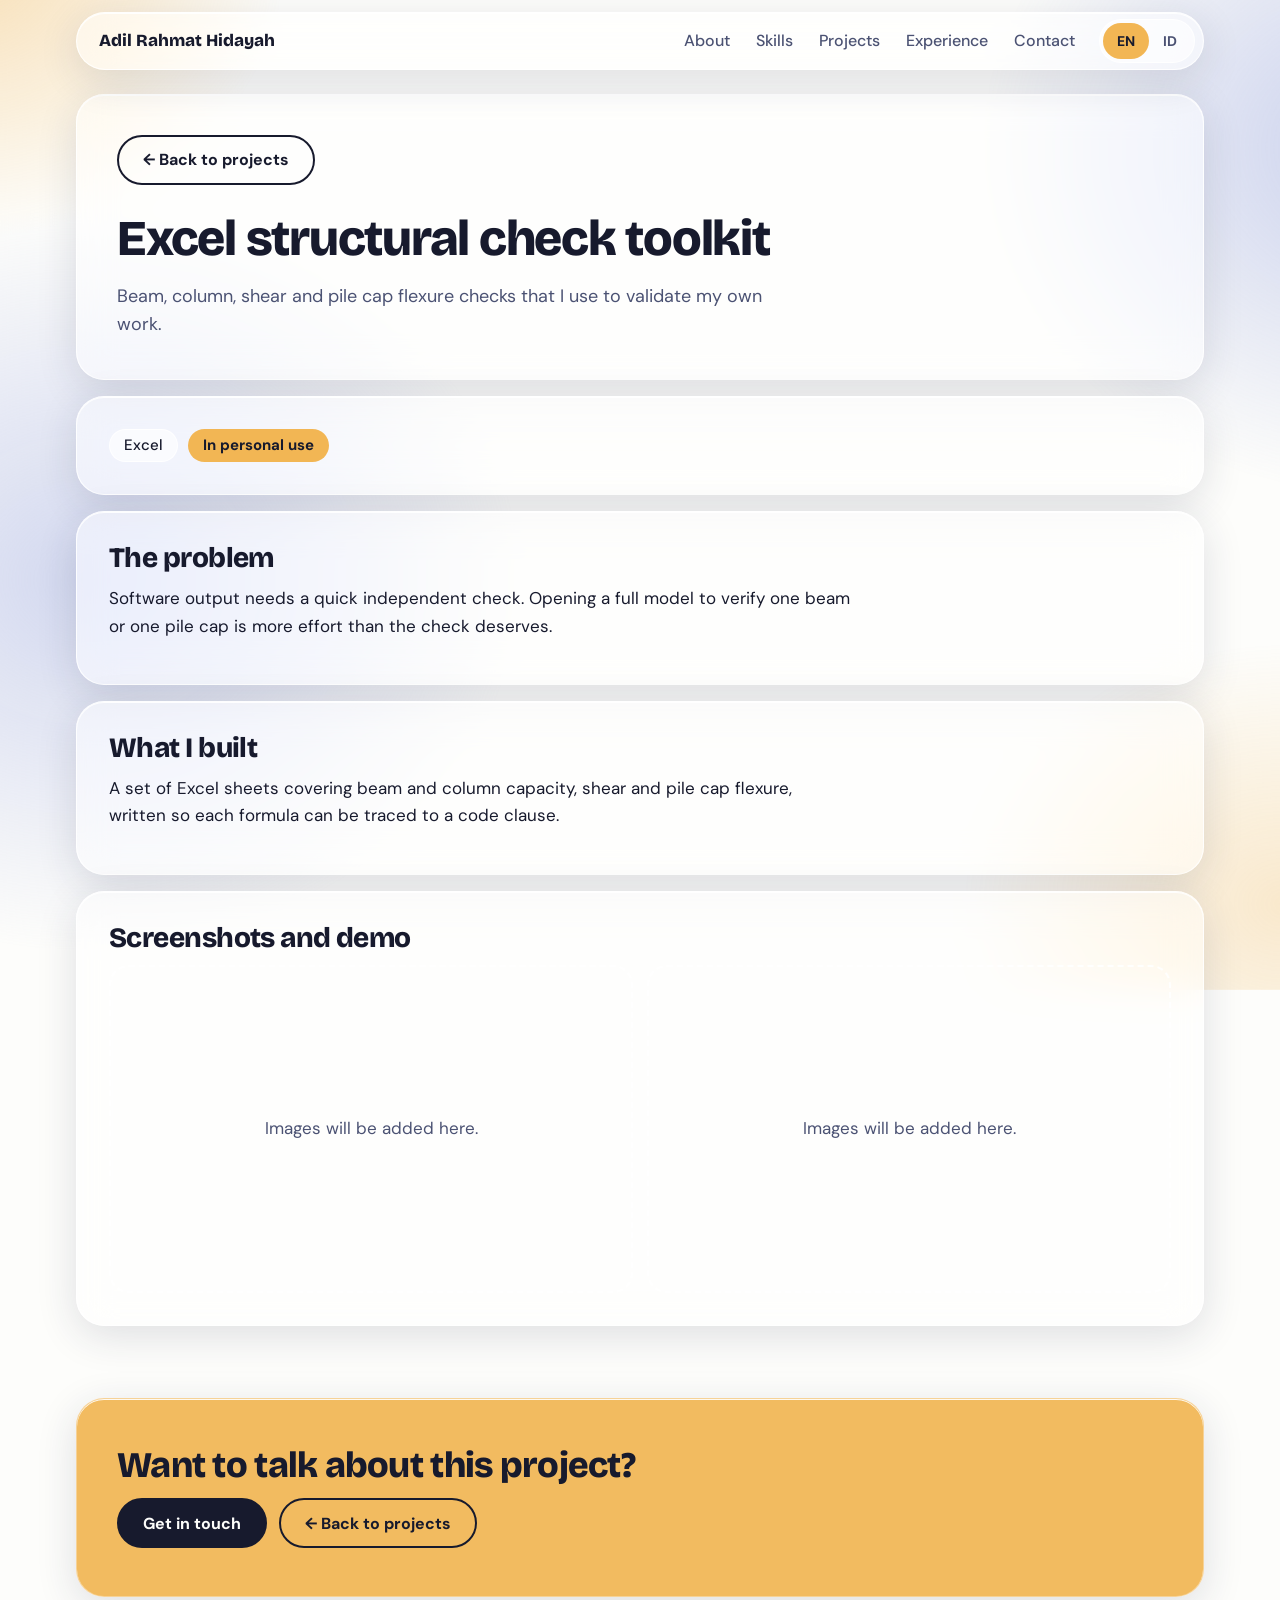
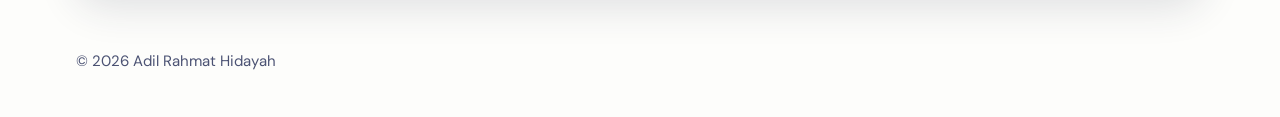
<file: docs/projects/excel-toolkit.html>
<!doctype html>
<html lang="en">
<head>
  <meta charset="utf-8">
  <meta name="viewport" content="width=device-width, initial-scale=1">
  <title>Adil Rahmat Hidayah</title>
  <link rel="preconnect" href="https://fonts.googleapis.com">
  <link rel="preconnect" href="https://fonts.gstatic.com" crossorigin>
  <link href="https://fonts.googleapis.com/css2?family=Bricolage+Grotesque:wght@600;700;800&family=DM+Sans:wght@400;500;700&display=swap" rel="stylesheet">
  <link rel="stylesheet" href="../style.css">
  <script src="../i18n.js" defer></script>
  <script src="../dynamic.js" defer></script>
</head>
<body data-title-key="p4_title">
  <a class="skip" href="#main" data-i18n="skip">Skip to content</a>
  <header class="site-header">
    <div class="wrap">
      <div class="pill">
        <a class="brand" href="../index.html">Adil Rahmat Hidayah</a>
        <nav class="nav" aria-label="Main">
          <a class="link" href="../index.html#about" data-i18n="nav_about">About</a>
          <a class="link" href="../index.html#skills" data-i18n="nav_skills">Skills</a>
          <a class="link" href="../index.html#projects" data-i18n="nav_projects">Projects</a>
          <a class="link" href="../index.html#experience" data-i18n="nav_experience">Experience</a>
          <a class="link" href="../index.html#contact" data-i18n="nav_contact">Contact</a>
          <div class="lang-toggle" role="group" aria-label="Language">
            <button type="button" data-lang="en" aria-pressed="true">EN</button>
            <button type="button" data-lang="id" aria-pressed="false">ID</button>
          </div>
        </nav>
      </div>
    </div>
  </header>
  <main id="main">
    <div class="proj-head">
      <div class="wrap">
        <div class="card">
          <a class="back btn ghost" href="../index.html#projects" data-i18n="page_back">← Back to projects</a>
          <h1 data-i18n="p4_title"></h1>
          <p data-i18n="p4_sum"></p>
        </div>
      </div>
    </div>
    <div class="wrap proj-body">
      <div class="card"><div class="chips"><span class="chip" data-i18n="p4_tools"></span><span class="chip amber" data-i18n="p4_status"></span></div></div>
      <div class="card"><h2 data-i18n="page_problem">The problem</h2><div class="prose"><p data-i18n="p4_problem"></p></div></div>
      <div class="card"><h2 data-i18n="page_approach">What I built</h2><div class="prose"><p data-i18n="p4_approach"></p></div></div>
      <div class="card"><h2 data-i18n="page_shots">Screenshots and demo</h2>
        <div class="shots"><div class="shot" data-i18n="page_shots_note"></div><div class="shot" data-i18n="page_shots_note"></div></div></div>
    </div>
    <section class="sec contact">
      <div class="wrap"><div class="card">
        <h2 data-i18n="page_next_h">Want to talk about this project?</h2>
        <div class="btns"><a class="btn dark" href="../index.html#contact" data-i18n="cta_contact">Get in touch</a><a class="btn ghost" href="../index.html#projects" data-i18n="page_back">← Back to projects</a></div>
      </div></div>
    </section>
  </main>
  <footer><div class="wrap"><span data-i18n="footer">© 2026 Adil Rahmat Hidayah</span></div></footer>
</body>
</html>
</file>
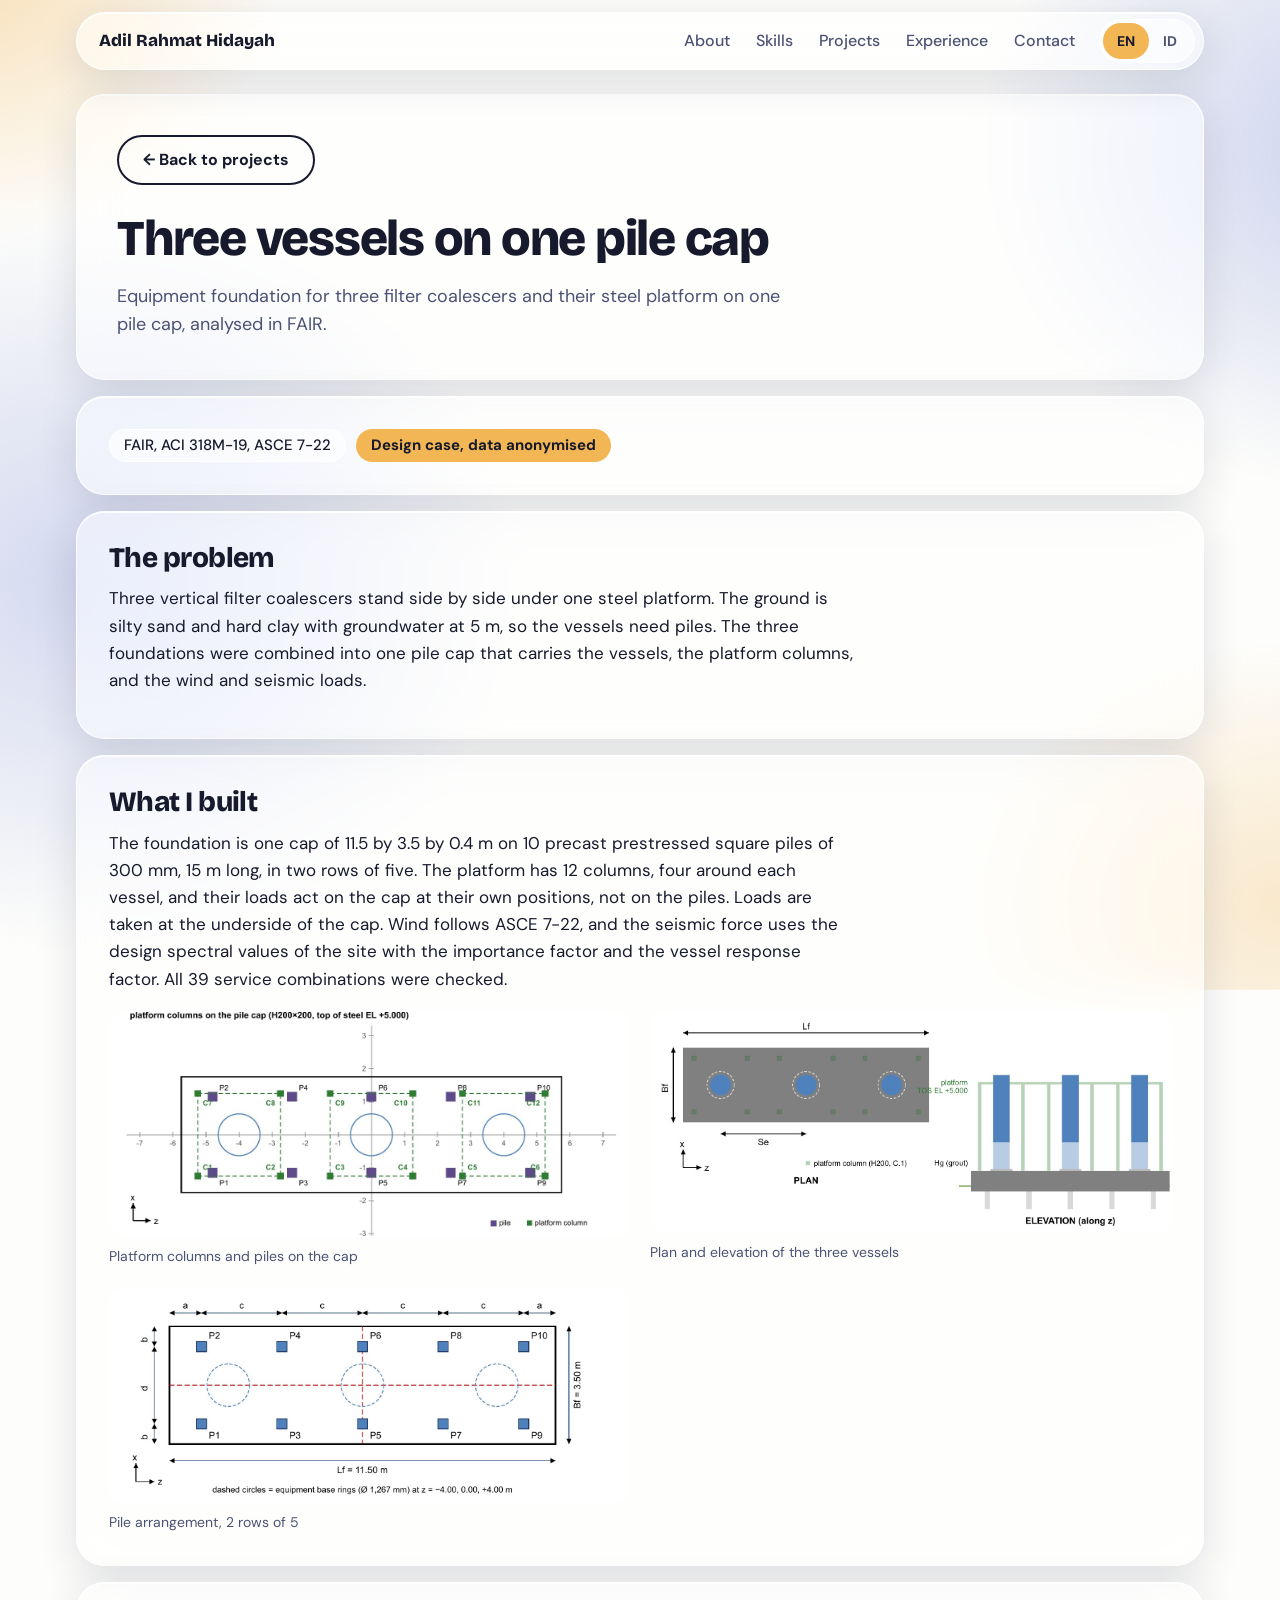
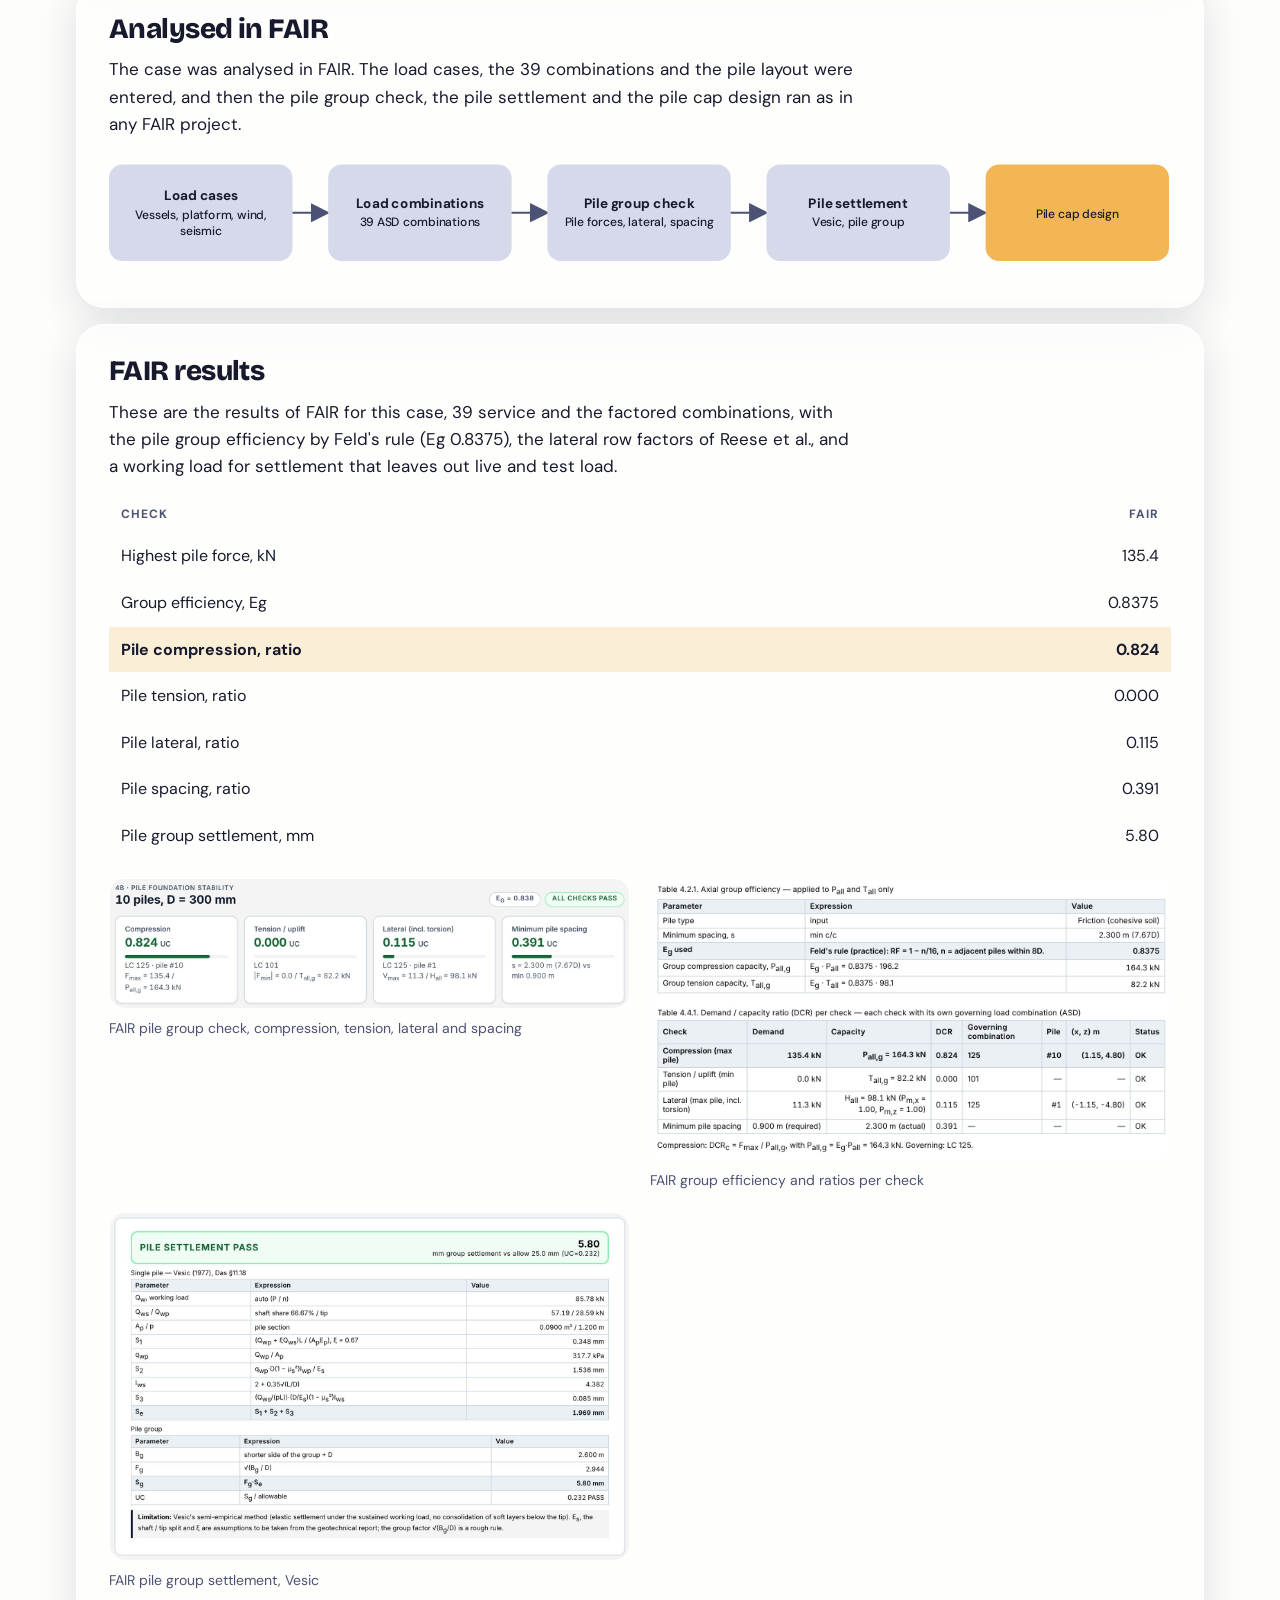
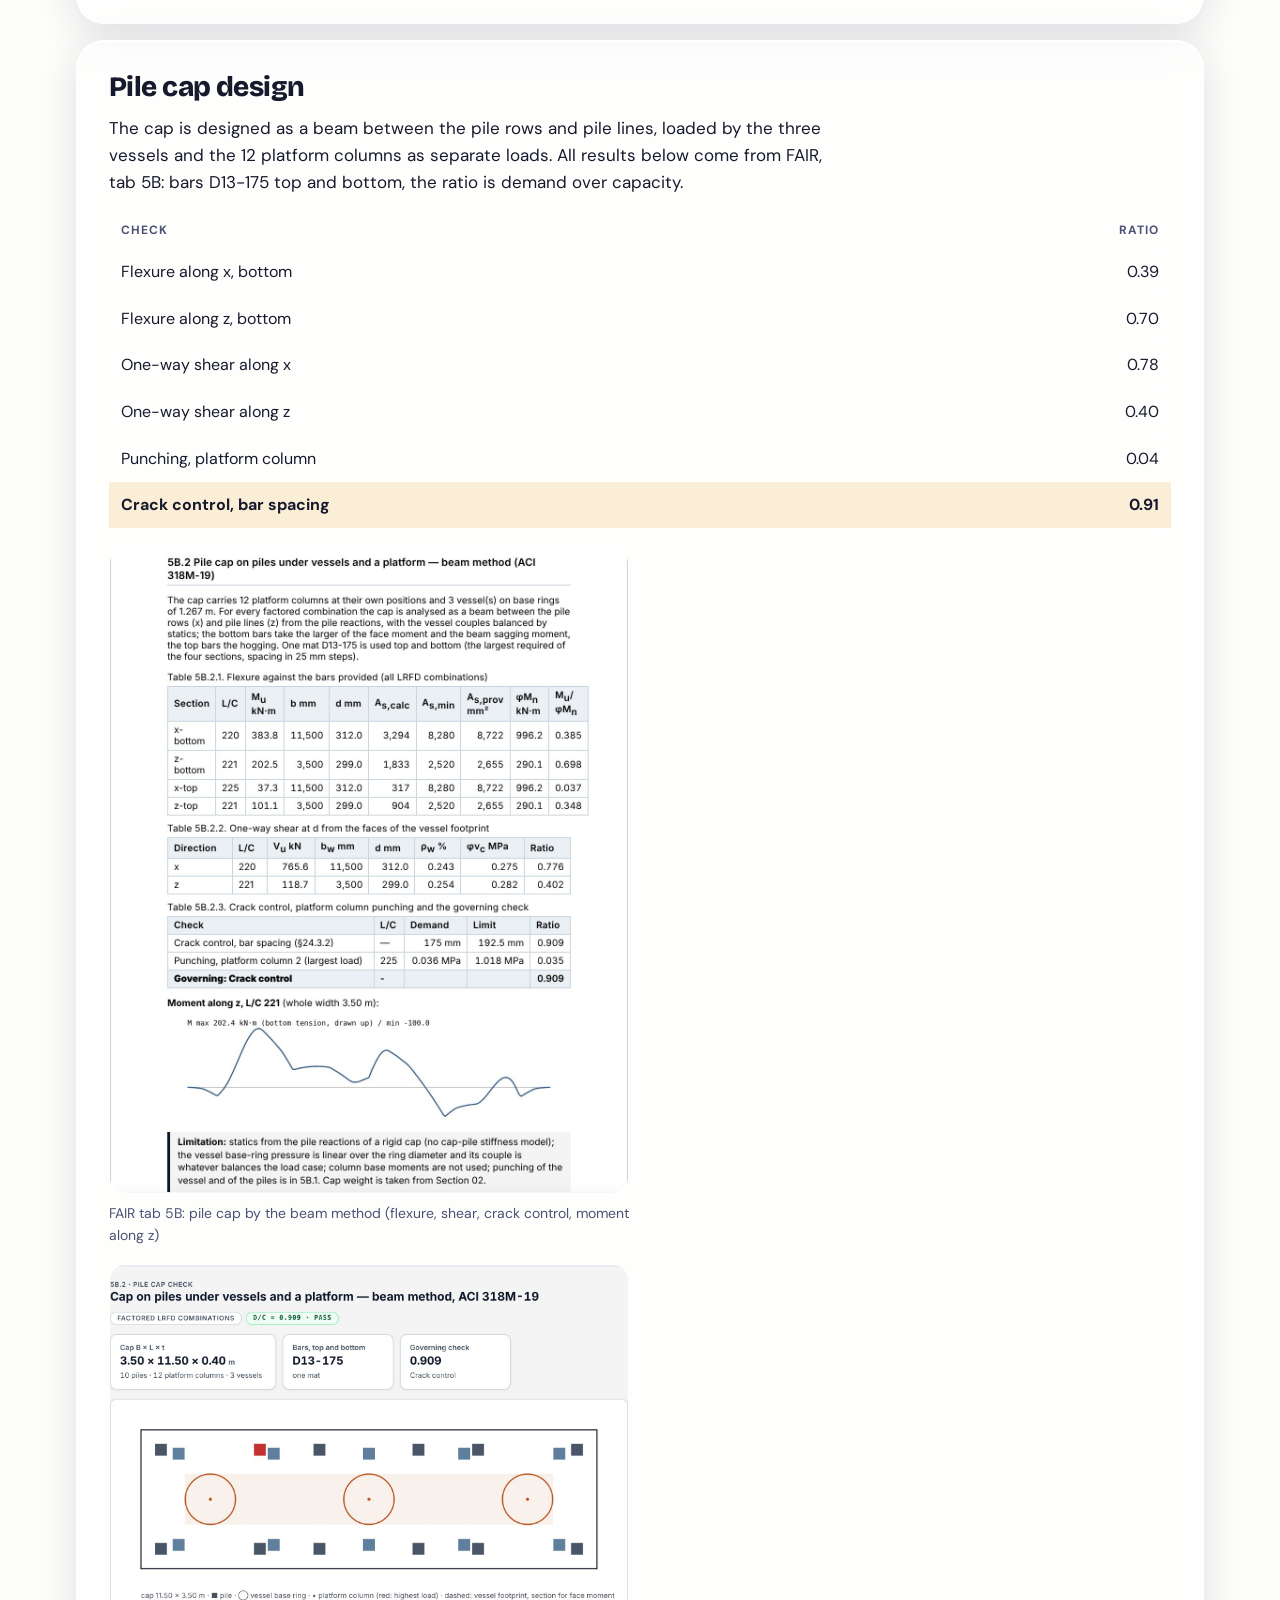
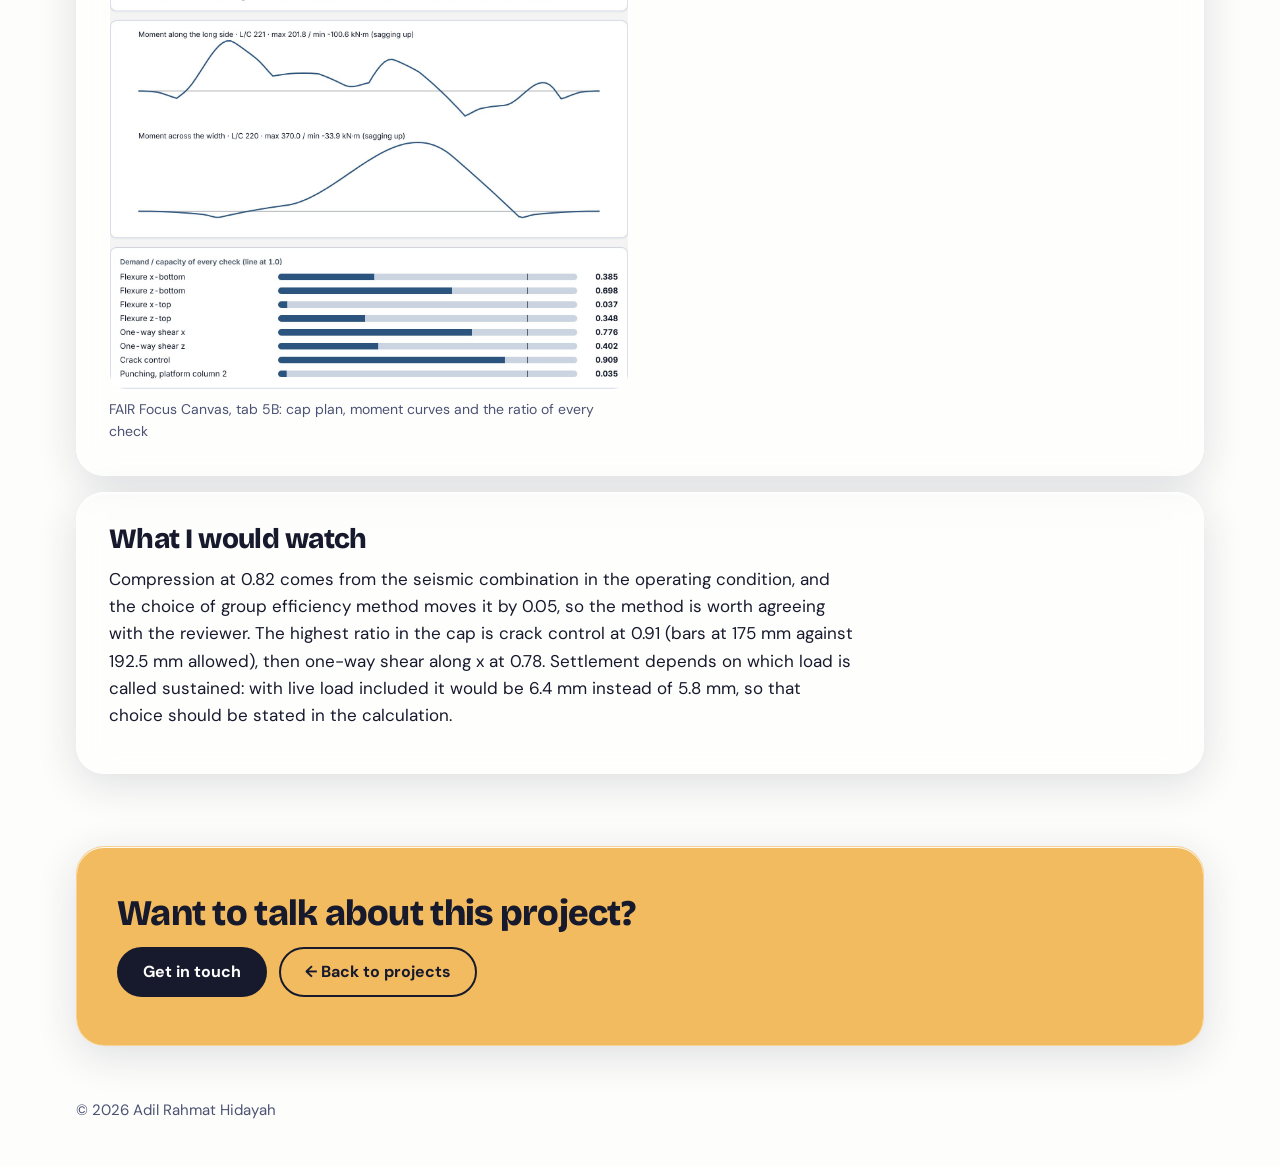
<file: docs/projects/fc-case.html>
<!doctype html>
<html lang="en">
<head>
  <meta charset="utf-8">
  <meta name="viewport" content="width=device-width, initial-scale=1">
  <title>Adil Rahmat Hidayah</title>
  <link rel="preconnect" href="https://fonts.googleapis.com">
  <link rel="preconnect" href="https://fonts.gstatic.com" crossorigin>
  <link href="https://fonts.googleapis.com/css2?family=Bricolage+Grotesque:wght@600;700;800&family=DM+Sans:wght@400;500;700&display=swap" rel="stylesheet">
  <link rel="stylesheet" href="../style.css">
  <script src="../i18n.js" defer></script>
  <script src="../dynamic.js" defer></script>
</head>
<body data-title-key="fc_title">
  <a class="skip" href="#main" data-i18n="skip">Skip to content</a>
  <header class="site-header">
    <div class="wrap">
      <div class="pill">
        <a class="brand" href="../index.html">Adil Rahmat Hidayah</a>
        <nav class="nav" aria-label="Main">
          <a class="link" href="../index.html#about" data-i18n="nav_about">About</a>
          <a class="link" href="../index.html#skills" data-i18n="nav_skills">Skills</a>
          <a class="link" href="../index.html#projects" data-i18n="nav_projects">Projects</a>
          <a class="link" href="../index.html#experience" data-i18n="nav_experience">Experience</a>
          <a class="link" href="../index.html#contact" data-i18n="nav_contact">Contact</a>
          <div class="lang-toggle" role="group" aria-label="Language">
            <button type="button" data-lang="en" aria-pressed="true">EN</button>
            <button type="button" data-lang="id" aria-pressed="false">ID</button>
          </div>
        </nav>
      </div>
    </div>
  </header>
  <main id="main">
    <div class="proj-head">
      <div class="wrap">
        <div class="card">
          <a class="back btn ghost" href="../index.html#work" data-i18n="page_back">← Back to projects</a>
          <h1 data-i18n="fc_title"></h1>
          <p data-i18n="fc_sum"></p>
        </div>
      </div>
    </div>
    <div class="wrap proj-body">
      <div class="card"><div class="chips"><span class="chip" data-i18n="fc_tools"></span><span class="chip amber" data-i18n="fc_status"></span></div></div>
      <div class="card"><h2 data-i18n="page_problem">The problem</h2><div class="prose"><p data-i18n="fc_problem"></p></div></div>
      <div class="card"><h2 data-i18n="page_approach">What I built</h2><div class="prose"><p data-i18n="fc_approach"></p></div>
        <div class="figgrid"><figure class="shotfig sfig"><img src="../assets/fc-layout.jpg" alt="" loading="lazy"><figcaption data-i18n="fc_fig1"></figcaption></figure><figure class="shotfig sfig"><img src="../assets/fc-dim.jpg" alt="" loading="lazy"><figcaption data-i18n="fc_fig2"></figcaption></figure><figure class="shotfig sfig"><img src="../assets/fc-piles.jpg" alt="" loading="lazy"><figcaption data-i18n="fc_fig3"></figcaption></figure></div></div>
      <div class="card"><h2 data-i18n="fc_ws_h"></h2><div class="prose"><p data-i18n="fc_ws"></p></div>
        <svg class="fchart fdesk" viewBox="0 0 1100 130" role="img" aria-label="Workflow"><defs><marker id="fcdh" viewBox="0 0 10 10" refX="8" refY="5" markerWidth="10" markerHeight="10" orient="auto-start-reverse"><path d="M0 0L10 5L0 10z" class="fc-ah"/></marker></defs><rect class="fc-n" x="0" y="15" width="190" height="100" rx="14"/><foreignObject x="6" y="15" width="178" height="100"><div class="fc-t"><div><b data-i18n="fc_w1"></b><span data-i18n="fc_w1d"></span></div></div></foreignObject><path class="fc-a" d="M190 65 H225" marker-end="url(#fcdh)"/><rect class="fc-n" x="227" y="15" width="190" height="100" rx="14"/><foreignObject x="233" y="15" width="178" height="100"><div class="fc-t"><div><b data-i18n="fc_w2"></b><span data-i18n="fc_w2d"></span></div></div></foreignObject><path class="fc-a" d="M417 65 H452" marker-end="url(#fcdh)"/><rect class="fc-n" x="454" y="15" width="190" height="100" rx="14"/><foreignObject x="460" y="15" width="178" height="100"><div class="fc-t"><div><b data-i18n="fc_w3"></b><span data-i18n="fc_w3d"></span></div></div></foreignObject><path class="fc-a" d="M644 65 H679" marker-end="url(#fcdh)"/><rect class="fc-n" x="681" y="15" width="190" height="100" rx="14"/><foreignObject x="687" y="15" width="178" height="100"><div class="fc-t"><div><b data-i18n="fc_w4"></b><span data-i18n="fc_w4d"></span></div></div></foreignObject><path class="fc-a" d="M871 65 H906" marker-end="url(#fcdh)"/><rect class="fc-o" x="908" y="15" width="190" height="100" rx="14"/><foreignObject x="914" y="15" width="178" height="100"><div class="fc-t"><div><span data-i18n="fc_w5"></span></div></div></foreignObject></svg>
        <svg class="fchart fmob" viewBox="0 0 360 440" role="img" aria-label="Workflow"><defs><marker id="fcmh" viewBox="0 0 10 10" refX="8" refY="5" markerWidth="10" markerHeight="10" orient="auto-start-reverse"><path d="M0 0L10 5L0 10z" class="fc-ah"/></marker></defs><rect class="fc-n" x="30" y="0" width="300" height="64" rx="14"/><foreignObject x="36" y="0" width="288" height="64"><div class="fc-t"><div><b data-i18n="fc_w1"></b><span data-i18n="fc_w1d"></span></div></div></foreignObject><path class="fc-a" d="M180 64 V88" marker-end="url(#fcmh)"/><rect class="fc-n" x="30" y="88" width="300" height="64" rx="14"/><foreignObject x="36" y="88" width="288" height="64"><div class="fc-t"><div><b data-i18n="fc_w2"></b><span data-i18n="fc_w2d"></span></div></div></foreignObject><path class="fc-a" d="M180 152 V176" marker-end="url(#fcmh)"/><rect class="fc-n" x="30" y="176" width="300" height="64" rx="14"/><foreignObject x="36" y="176" width="288" height="64"><div class="fc-t"><div><b data-i18n="fc_w3"></b><span data-i18n="fc_w3d"></span></div></div></foreignObject><path class="fc-a" d="M180 240 V264" marker-end="url(#fcmh)"/><rect class="fc-n" x="30" y="264" width="300" height="64" rx="14"/><foreignObject x="36" y="264" width="288" height="64"><div class="fc-t"><div><b data-i18n="fc_w4"></b><span data-i18n="fc_w4d"></span></div></div></foreignObject><path class="fc-a" d="M180 328 V352" marker-end="url(#fcmh)"/><rect class="fc-o" x="30" y="352" width="300" height="64" rx="14"/><foreignObject x="36" y="352" width="288" height="64"><div class="fc-t"><div><span data-i18n="fc_w5"></span></div></div></foreignObject></svg></div>
      <div class="card"><h2 data-i18n="fc_res_h"></h2><div class="prose"><p data-i18n="fc_res"></p></div>
        <table class="rtable"><thead><tr><th data-i18n="fc_t_c"></th><th data-i18n="fc_t_fair"></th></tr></thead><tbody><tr><td data-i18n="fc_r1"></td><td>135.4</td></tr><tr><td data-i18n="fc_r2"></td><td>0.8375</td></tr><tr class=gov><td data-i18n="fc_r3"></td><td>0.824</td></tr><tr><td data-i18n="fc_r4"></td><td>0.000</td></tr><tr><td data-i18n="fc_r5"></td><td>0.115</td></tr><tr><td data-i18n="fc_r6"></td><td>0.391</td></tr><tr><td data-i18n="fc_r7"></td><td>5.80</td></tr></tbody></table>
        <div class="figgrid"><figure class="shotfig sfig"><a class="zoom" href="../assets/fc-4b-cards.jpg" target="_blank" rel="noopener"><img src="../assets/fc-4b-cards.jpg" alt="" loading="lazy"></a><figcaption data-i18n="fc_fig4"></figcaption></figure><figure class="shotfig sfig"><a class="zoom" href="../assets/fc-4b-dcr.jpg" target="_blank" rel="noopener"><img src="../assets/fc-4b-dcr.jpg" alt="" loading="lazy"></a><figcaption data-i18n="fc_fig5"></figcaption></figure><figure class="shotfig sfig"><a class="zoom" href="../assets/fc-settle.jpg" target="_blank" rel="noopener"><img src="../assets/fc-settle.jpg" alt="" loading="lazy"></a><figcaption data-i18n="fc_fig6"></figcaption></figure></div></div>
      <div class="card"><h2 data-i18n="fc_cap_h"></h2><div class="prose"><p data-i18n="fc_cap"></p></div>
        <table class="rtable r2"><thead><tr><th data-i18n="fc_t_c"></th><th data-i18n="p5_t_r"></th></tr></thead><tbody><tr><td data-i18n="fc_c1"></td><td>0.39</td></tr><tr><td data-i18n="fc_c2"></td><td>0.70</td></tr><tr><td data-i18n="fc_c3"></td><td>0.78</td></tr><tr><td data-i18n="fc_c4"></td><td>0.40</td></tr><tr><td data-i18n="fc_c7"></td><td>0.04</td></tr><tr class=gov><td data-i18n="fc_c8"></td><td>0.91</td></tr></tbody></table><figure class="shotfig sfig"><a class="zoom" href="../assets/fc-5b.jpg" target="_blank" rel="noopener"><img src="../assets/fc-5b.jpg" alt="" loading="lazy"></a><figcaption data-i18n="fc_fig8"></figcaption></figure><figure class="shotfig sfig"><a class="zoom" href="../assets/fc-5b-focus.jpg" target="_blank" rel="noopener"><img src="../assets/fc-5b-focus.jpg" alt="" loading="lazy"></a><figcaption data-i18n="fc_fig9"></figcaption></figure></div>
      <div class="card"><h2 data-i18n="fc_watch_h"></h2><div class="prose"><p data-i18n="fc_watch"></p></div></div>
    </div>
    <section class="sec contact">
      <div class="wrap"><div class="card">
        <h2 data-i18n="page_next_h">Want to talk about this project?</h2>
        <div class="btns"><a class="btn dark" href="../index.html#contact" data-i18n="cta_contact">Get in touch</a><a class="btn ghost" href="../index.html#work" data-i18n="page_back">← Back to projects</a></div>
      </div></div>
    </section>
  </main>
  <footer><div class="wrap"><span data-i18n="footer">© 2026 Adil Rahmat Hidayah</span></div></footer>
</body>
</html>
</file>
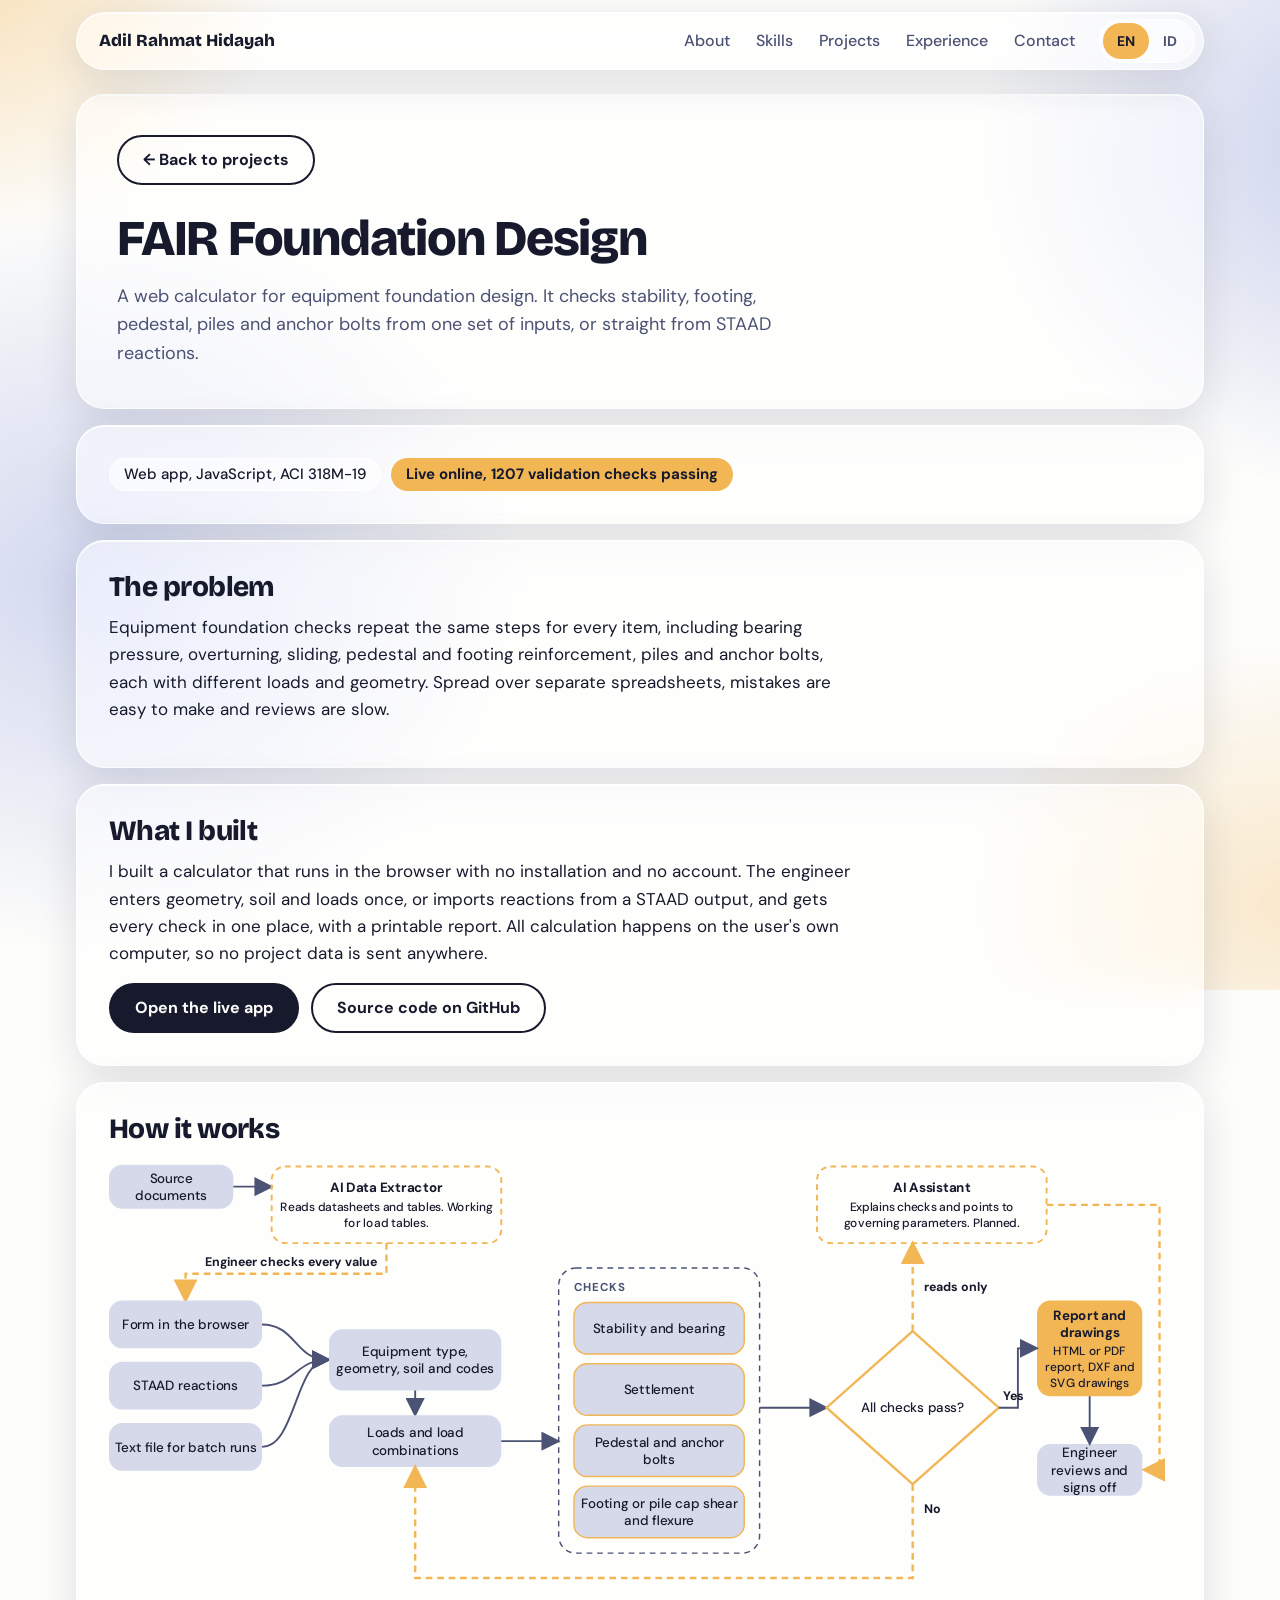
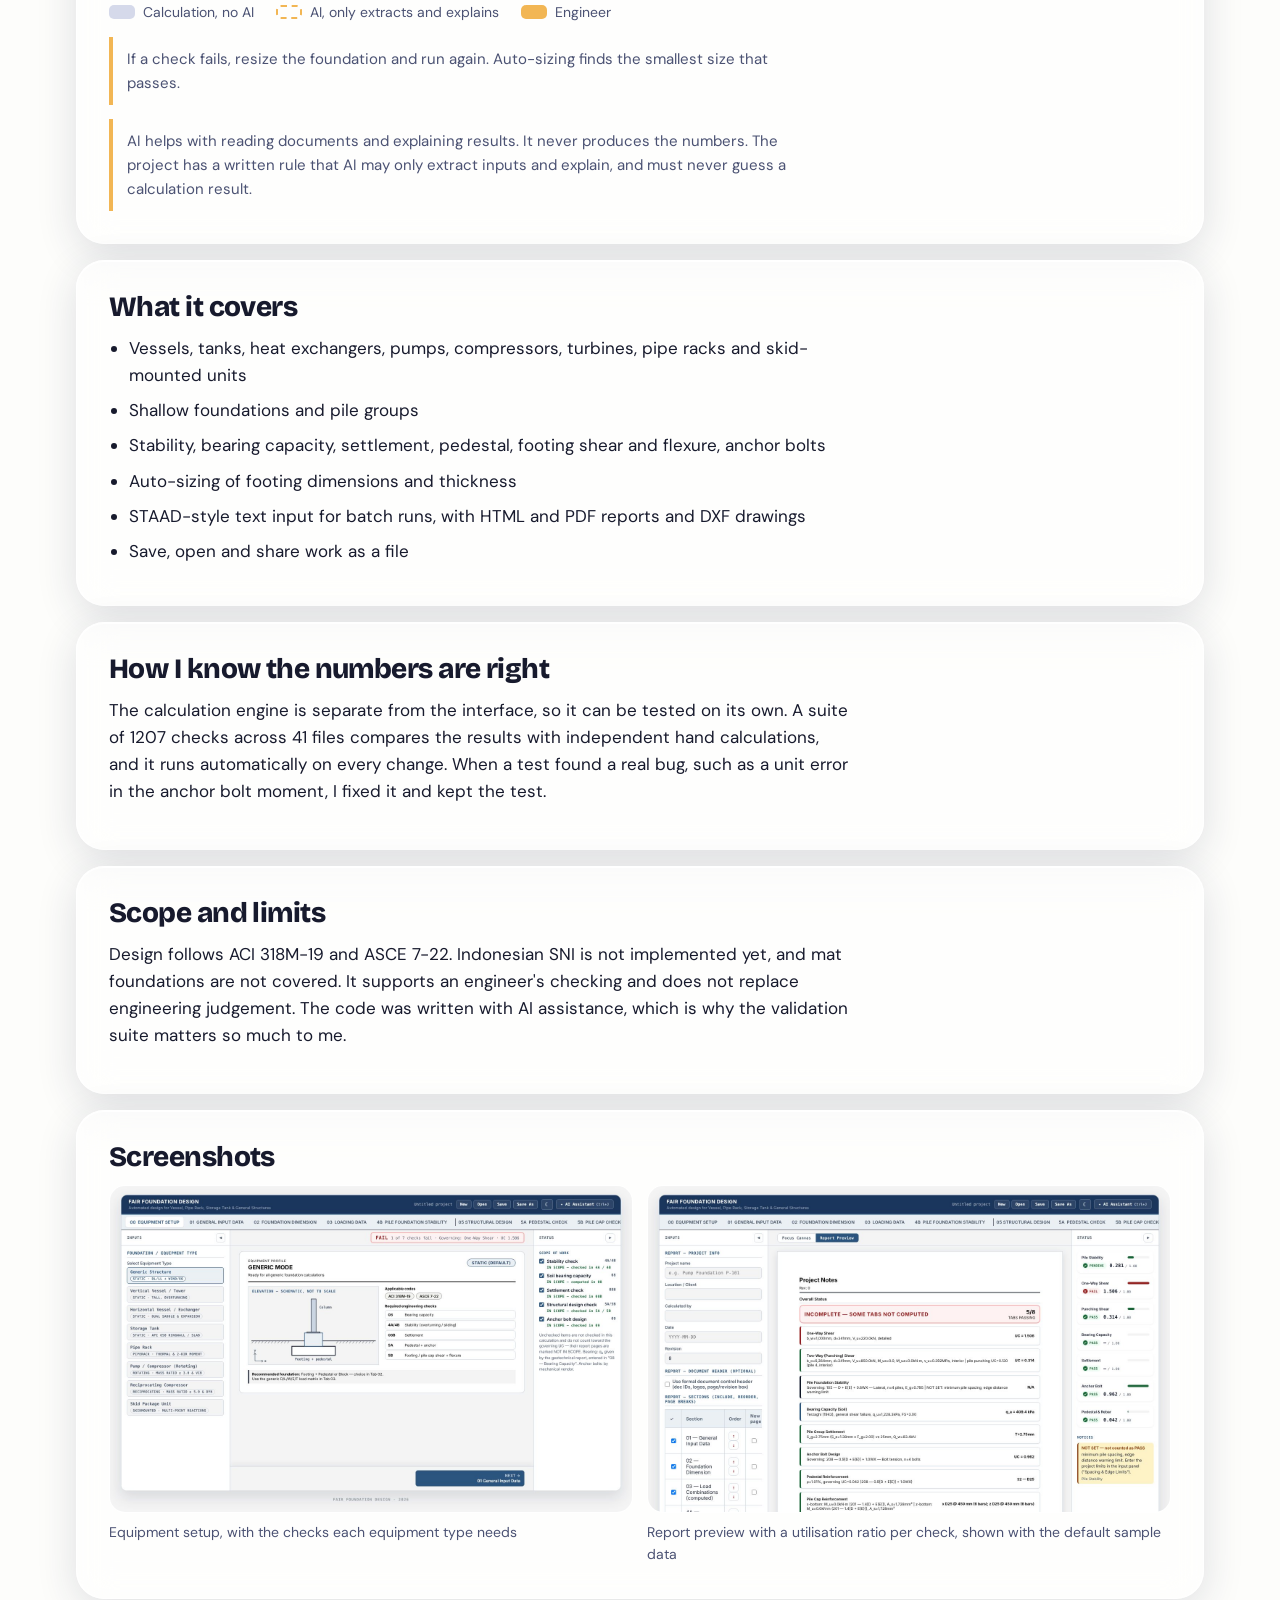
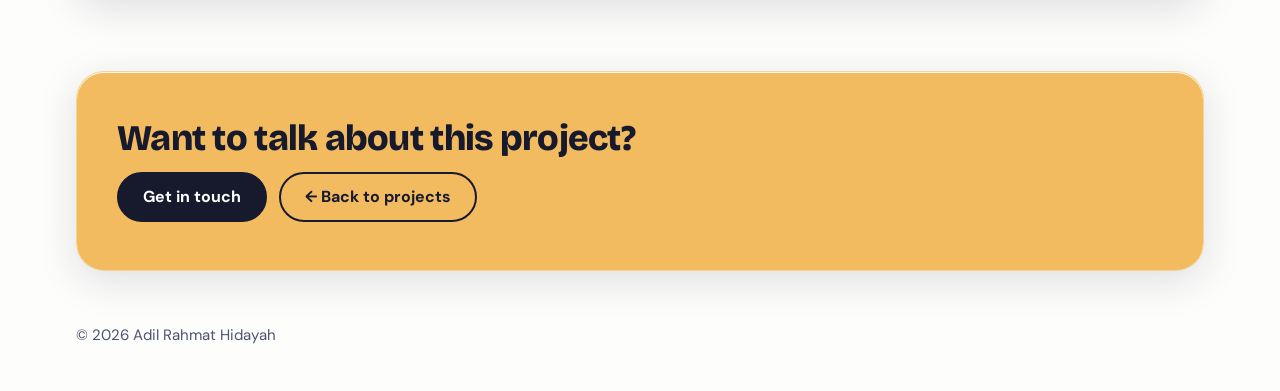
<file: docs/projects/foundation-calculator.html>
<!doctype html>
<html lang="en">
<head>
  <meta charset="utf-8">
  <meta name="viewport" content="width=device-width, initial-scale=1">
  <title>Adil Rahmat Hidayah</title>
  <link rel="preconnect" href="https://fonts.googleapis.com">
  <link rel="preconnect" href="https://fonts.gstatic.com" crossorigin>
  <link href="https://fonts.googleapis.com/css2?family=Bricolage+Grotesque:wght@600;700;800&family=DM+Sans:wght@400;500;700&display=swap" rel="stylesheet">
  <link rel="stylesheet" href="../style.css">
  <script src="../i18n.js" defer></script>
  <script src="../dynamic.js" defer></script>
</head>
<body data-title-key="p1_title">
  <a class="skip" href="#main" data-i18n="skip">Skip to content</a>
  <header class="site-header">
    <div class="wrap">
      <div class="pill">
        <a class="brand" href="../index.html">Adil Rahmat Hidayah</a>
        <nav class="nav" aria-label="Main">
          <a class="link" href="../index.html#about" data-i18n="nav_about">About</a>
          <a class="link" href="../index.html#skills" data-i18n="nav_skills">Skills</a>
          <a class="link" href="../index.html#projects" data-i18n="nav_projects">Projects</a>
          <a class="link" href="../index.html#experience" data-i18n="nav_experience">Experience</a>
          <a class="link" href="../index.html#contact" data-i18n="nav_contact">Contact</a>
          <div class="lang-toggle" role="group" aria-label="Language">
            <button type="button" data-lang="en" aria-pressed="true">EN</button>
            <button type="button" data-lang="id" aria-pressed="false">ID</button>
          </div>
        </nav>
      </div>
    </div>
  </header>
  <main id="main">
    <div class="proj-head">
      <div class="wrap">
        <div class="card">
          <a class="back btn ghost" href="../index.html#projects" data-i18n="page_back">← Back to projects</a>
          <h1 data-i18n="p1_title"></h1>
          <p data-i18n="p1_sum"></p>
        </div>
      </div>
    </div>
    <div class="wrap proj-body">
      <div class="card"><div class="chips"><span class="chip" data-i18n="p1_tools"></span><span class="chip amber" data-i18n="p1_status"></span></div></div>
      <div class="card"><h2 data-i18n="page_problem">The problem</h2><div class="prose"><p data-i18n="p1_problem"></p></div></div>
      <div class="card"><h2 data-i18n="page_approach">What I built</h2><div class="prose"><p data-i18n="p1_approach"></p>
        <div class="btns"><a class="btn dark" href="https://adilhidayah.github.io/fair-foundation-design/" target="_blank" rel="noopener" data-i18n="p1_live">Open the live app</a><a class="btn ghost" href="https://github.com/adilhidayah/fair-foundation-design" target="_blank" rel="noopener" data-i18n="p1_note">Source code on GitHub</a></div></div></div>
      <div class="card"><h2 data-i18n="p1_wf_h">How it works</h2>
        <svg class="fchart fdesk" viewBox="0 0 1110 452" role="img" aria-label="Workflow and AI positioning"><defs><marker id="ah" viewBox="0 0 10 10" refX="8" refY="5" markerWidth="10" markerHeight="10" orient="auto-start-reverse"><path d="M0 0L10 5L0 10z" class="fc-ah"/></marker><marker id="ahL" viewBox="0 0 10 10" refX="8" refY="5" markerWidth="10" markerHeight="10" orient="auto-start-reverse"><path d="M0 0L10 5L0 10z" class="fc-ahl"/></marker></defs><rect class="fc-n" x="0" y="8" width="130" height="46" rx="14"/><foreignObject x="6" y="8" width="118" height="46"><div class="fc-t"><div data-i18n="p1_ai_src"></div></div></foreignObject><path class="fc-a" d="M130 31 H168" marker-end="url(#ah)"/><rect class="fc-ai" x="170" y="10" width="240" height="80" rx="14"/><foreignObject x="176" y="10" width="228" height="80"><div class="fc-t"><div><b data-i18n="p1_ai_ext"></b><span data-i18n="p1_ai_ext_d"></span></div></div></foreignObject><path class="fc-l" d="M290 90 V122 H80 V148" marker-end="url(#ahL)"/><text class="fc-lb" x="100" y="114" data-i18n="p1_ai_gate"></text><rect class="fc-n" x="0" y="150" width="160" height="50" rx="14"/><foreignObject x="6" y="150" width="148" height="50"><div class="fc-t"><div data-i18n="p1_wf_in1"></div></div></foreignObject><path class="fc-a" d="M160 175 C195 175 195 212 228 212" marker-end="url(#ah)"/><rect class="fc-n" x="0" y="214" width="160" height="50" rx="14"/><foreignObject x="6" y="214" width="148" height="50"><div class="fc-t"><div data-i18n="p1_wf_in2"></div></div></foreignObject><path class="fc-a" d="M160 239 C195 239 195 212 228 212" marker-end="url(#ah)"/><rect class="fc-n" x="0" y="278" width="160" height="50" rx="14"/><foreignObject x="6" y="278" width="148" height="50"><div class="fc-t"><div data-i18n="p1_wf_in3"></div></div></foreignObject><path class="fc-a" d="M160 303 C195 303 195 212 228 212" marker-end="url(#ah)"/><rect class="fc-n" x="230" y="180" width="180" height="64" rx="14"/><foreignObject x="236" y="180" width="168" height="64"><div class="fc-t"><div data-i18n="p1_wf_s1"></div></div></foreignObject><path class="fc-a" d="M320 244 V268" marker-end="url(#ah)"/><rect class="fc-n" x="230" y="270" width="180" height="54" rx="14"/><foreignObject x="236" y="270" width="168" height="54"><div class="fc-t"><div data-i18n="p1_wf_s2"></div></div></foreignObject><path class="fc-a" d="M410 297 H468" marker-end="url(#ah)"/><rect class="fc-g" x="470" y="116" width="210" height="298" rx="18"/><text class="fc-h" x="486" y="140" data-i18n="p1_wf_c_h"></text><rect class="fc-k" x="486" y="152" width="178" height="54" rx="14"/><foreignObject x="492" y="152" width="166" height="54"><div class="fc-t"><div data-i18n="p1_wf_c1"></div></div></foreignObject><rect class="fc-k" x="486" y="216" width="178" height="54" rx="14"/><foreignObject x="492" y="216" width="166" height="54"><div class="fc-t"><div data-i18n="p1_wf_c2"></div></div></foreignObject><rect class="fc-k" x="486" y="280" width="178" height="54" rx="14"/><foreignObject x="492" y="280" width="166" height="54"><div class="fc-t"><div data-i18n="p1_wf_c3"></div></div></foreignObject><rect class="fc-k" x="486" y="344" width="178" height="54" rx="14"/><foreignObject x="492" y="344" width="166" height="54"><div class="fc-t"><div data-i18n="p1_wf_c4"></div></div></foreignObject><path class="fc-a" d="M680 262 H748" marker-end="url(#ah)"/><polygon class="fc-d" points="840,182 930,262 840,342 750,262"/><foreignObject x="780" y="222" width="120" height="80"><div class="fc-t" data-i18n="p1_wf_ok"></div></foreignObject><rect class="fc-ai" x="740" y="10" width="240" height="80" rx="14"/><foreignObject x="746" y="10" width="228" height="80"><div class="fc-t"><div><b data-i18n="p1_ai_asst"></b><span data-i18n="p1_ai_asst_d"></span></div></div></foreignObject><path class="fc-l" d="M840 182 V92" marker-end="url(#ahL)"/><text class="fc-lb" x="852" y="140" data-i18n="p1_ai_reads"></text><rect class="fc-o" x="970" y="150" width="110" height="100" rx="14"/><foreignObject x="976" y="150" width="98" height="100"><div class="fc-t"><div><b data-i18n="p1_wf_out"></b><span data-i18n="p1_wf_out_d"></span></div></div></foreignObject><path class="fc-a" d="M930 262 H950 V200 H968" marker-end="url(#ah)"/><text class="fc-lb" x="934" y="254" data-i18n="p1_wf_yes"></text><rect class="fc-n" x="970" y="300" width="110" height="54" rx="14"/><foreignObject x="976" y="300" width="98" height="54"><div class="fc-t"><div data-i18n="p1_wf_rev"></div></div></foreignObject><path class="fc-a" d="M1025 250 V298" marker-end="url(#ah)"/><path class="fc-l" d="M980 50 H1098 V327 H1084" marker-end="url(#ahL)"/><text class="fc-lb" x="852" y="372" data-i18n="p1_wf_fail"></text><path class="fc-l" d="M840 342 V440 H320 V326" marker-end="url(#ahL)"/></svg>
        <svg class="fchart fmob" viewBox="0 0 360 1046" role="img" aria-label="Workflow and AI positioning"><defs><marker id="mah" viewBox="0 0 10 10" refX="8" refY="5" markerWidth="10" markerHeight="10" orient="auto-start-reverse"><path d="M0 0L10 5L0 10z" class="fc-ah"/></marker><marker id="mahL" viewBox="0 0 10 10" refX="8" refY="5" markerWidth="10" markerHeight="10" orient="auto-start-reverse"><path d="M0 0L10 5L0 10z" class="fc-ahl"/></marker></defs><rect class="fc-n" x="30" y="4" width="300" height="38" rx="14"/><foreignObject x="36" y="4" width="288" height="38"><div class="fc-t"><div data-i18n="p1_ai_src"></div></div></foreignObject><path class="fc-l" d="M180 42 V62" marker-end="url(#mahL)"/><rect class="fc-ai" x="30" y="64" width="300" height="72" rx="14"/><foreignObject x="36" y="64" width="288" height="72"><div class="fc-t"><div><b data-i18n="p1_ai_ext"></b><span data-i18n="p1_ai_ext_d"></span></div></div></foreignObject><path class="fc-l" d="M78 136 V178" marker-end="url(#mahL)"/><text class="fc-lb" x="92" y="162" data-i18n="p1_ai_gate"></text><rect class="fc-n" x="30" y="180" width="96" height="52" rx="14"/><foreignObject x="36" y="180" width="84" height="52"><div class="fc-t"><div data-i18n="p1_wf_in1"></div></div></foreignObject><rect class="fc-n" x="132" y="180" width="96" height="52" rx="14"/><foreignObject x="138" y="180" width="84" height="52"><div class="fc-t"><div data-i18n="p1_wf_in2"></div></div></foreignObject><rect class="fc-n" x="234" y="180" width="96" height="52" rx="14"/><foreignObject x="240" y="180" width="84" height="52"><div class="fc-t"><div data-i18n="p1_wf_in3"></div></div></foreignObject><path class="fc-a" d="M180 232 V260" marker-end="url(#mah)"/><rect class="fc-n" x="30" y="262" width="300" height="50" rx="14"/><foreignObject x="36" y="262" width="288" height="50"><div class="fc-t"><div data-i18n="p1_wf_s1"></div></div></foreignObject><path class="fc-a" d="M180 312 V336" marker-end="url(#mah)"/><rect class="fc-n" x="30" y="338" width="300" height="42" rx="14"/><foreignObject x="36" y="338" width="288" height="42"><div class="fc-t"><div data-i18n="p1_wf_s2"></div></div></foreignObject><path class="fc-a" d="M180 380 V404" marker-end="url(#mah)"/><rect class="fc-g" x="30" y="406" width="300" height="216" rx="18"/><text class="fc-h" x="44" y="426" data-i18n="p1_wf_c_h"></text><rect class="fc-k" x="44" y="438" width="272" height="38" rx="14"/><foreignObject x="50" y="438" width="260" height="38"><div class="fc-t"><div data-i18n="p1_wf_c1"></div></div></foreignObject><rect class="fc-k" x="44" y="482" width="272" height="38" rx="14"/><foreignObject x="50" y="482" width="260" height="38"><div class="fc-t"><div data-i18n="p1_wf_c2"></div></div></foreignObject><rect class="fc-k" x="44" y="526" width="272" height="38" rx="14"/><foreignObject x="50" y="526" width="260" height="38"><div class="fc-t"><div data-i18n="p1_wf_c3"></div></div></foreignObject><rect class="fc-k" x="44" y="570" width="272" height="38" rx="14"/><foreignObject x="50" y="570" width="260" height="38"><div class="fc-t"><div data-i18n="p1_wf_c4"></div></div></foreignObject><path class="fc-a" d="M180 622 V652" marker-end="url(#mah)"/><polygon class="fc-d" points="180,654 300,714 180,774 60,714"/><foreignObject x="115" y="684" width="130" height="60"><div class="fc-t" data-i18n="p1_wf_ok"></div></foreignObject><path class="fc-a" d="M180 774 V802" marker-end="url(#mah)"/><text class="fc-lb" x="192" y="794" data-i18n="p1_wf_yes"></text><rect class="fc-o" x="30" y="804" width="300" height="62" rx="14"/><foreignObject x="36" y="804" width="288" height="62"><div class="fc-t"><div><b data-i18n="p1_wf_out"></b><span data-i18n="p1_wf_out_d"></span></div></div></foreignObject><path class="fc-l" d="M180 866 V892" marker-end="url(#mahL)"/><text class="fc-lb" x="192" y="884" data-i18n="p1_ai_reads"></text><rect class="fc-ai" x="30" y="894" width="300" height="76" rx="14"/><foreignObject x="36" y="894" width="288" height="76"><div class="fc-t"><div><b data-i18n="p1_ai_asst"></b><span data-i18n="p1_ai_asst_d"></span></div></div></foreignObject><path class="fc-a" d="M180 970 V996" marker-end="url(#mah)"/><rect class="fc-n" x="30" y="998" width="300" height="40" rx="14"/><foreignObject x="36" y="998" width="288" height="40"><div class="fc-t"><div data-i18n="p1_wf_rev"></div></div></foreignObject><text class="fc-lb" x="14" y="702" data-i18n="p1_wf_fail"></text><path class="fc-l" d="M60 714 H12 V359 H28" marker-end="url(#mahL)"/></svg>
        <div class="fleg"><span><i class="sw sw-c"></i><span data-i18n="p1_leg_calc"></span></span><span><i class="sw sw-a"></i><span data-i18n="p1_leg_ai"></span></span><span><i class="sw sw-e"></i><span data-i18n="s_leg_eng"></span></span></div>
        <p class="floop" data-i18n="p1_wf_no"></p>
        <p class="floop" data-i18n="p1_ai_note"></p>
      </div>
      <div class="card"><h2 data-i18n="p1_feat_h">What it covers</h2><ul class="prose feat">
        <li data-i18n="p1_f1"></li><li data-i18n="p1_f2"></li><li data-i18n="p1_f3"></li><li data-i18n="p1_f4"></li><li data-i18n="p1_f5"></li><li data-i18n="p1_f6"></li></ul></div>
      <div class="card"><h2 data-i18n="p1_val_h">How I know the numbers are right</h2><div class="prose"><p data-i18n="p1_val"></p></div></div>
      <div class="card"><h2 data-i18n="p1_scope_h">Scope and limits</h2><div class="prose"><p data-i18n="p1_scope"></p></div></div>
      <div class="card"><h2 data-i18n="p1_shots_h">Screenshots</h2>
        <div class="shots"><figure class="shotfig"><img src="../assets/fair-setup.jpg" alt="" loading="lazy"><figcaption data-i18n="p1_shot1"></figcaption></figure><figure class="shotfig"><img src="../assets/fair-report.jpg" alt="" loading="lazy"><figcaption data-i18n="p1_shot2"></figcaption></figure></div></div>
    </div>
    <section class="sec contact">
      <div class="wrap"><div class="card">
        <h2 data-i18n="page_next_h">Want to talk about this project?</h2>
        <div class="btns"><a class="btn dark" href="../index.html#contact" data-i18n="cta_contact">Get in touch</a><a class="btn ghost" href="../index.html#projects" data-i18n="page_back">← Back to projects</a></div>
      </div></div>
    </section>
  </main>
  <footer><div class="wrap"><span data-i18n="footer">© 2026 Adil Rahmat Hidayah</span></div></footer>
</body>
</html>
</file>
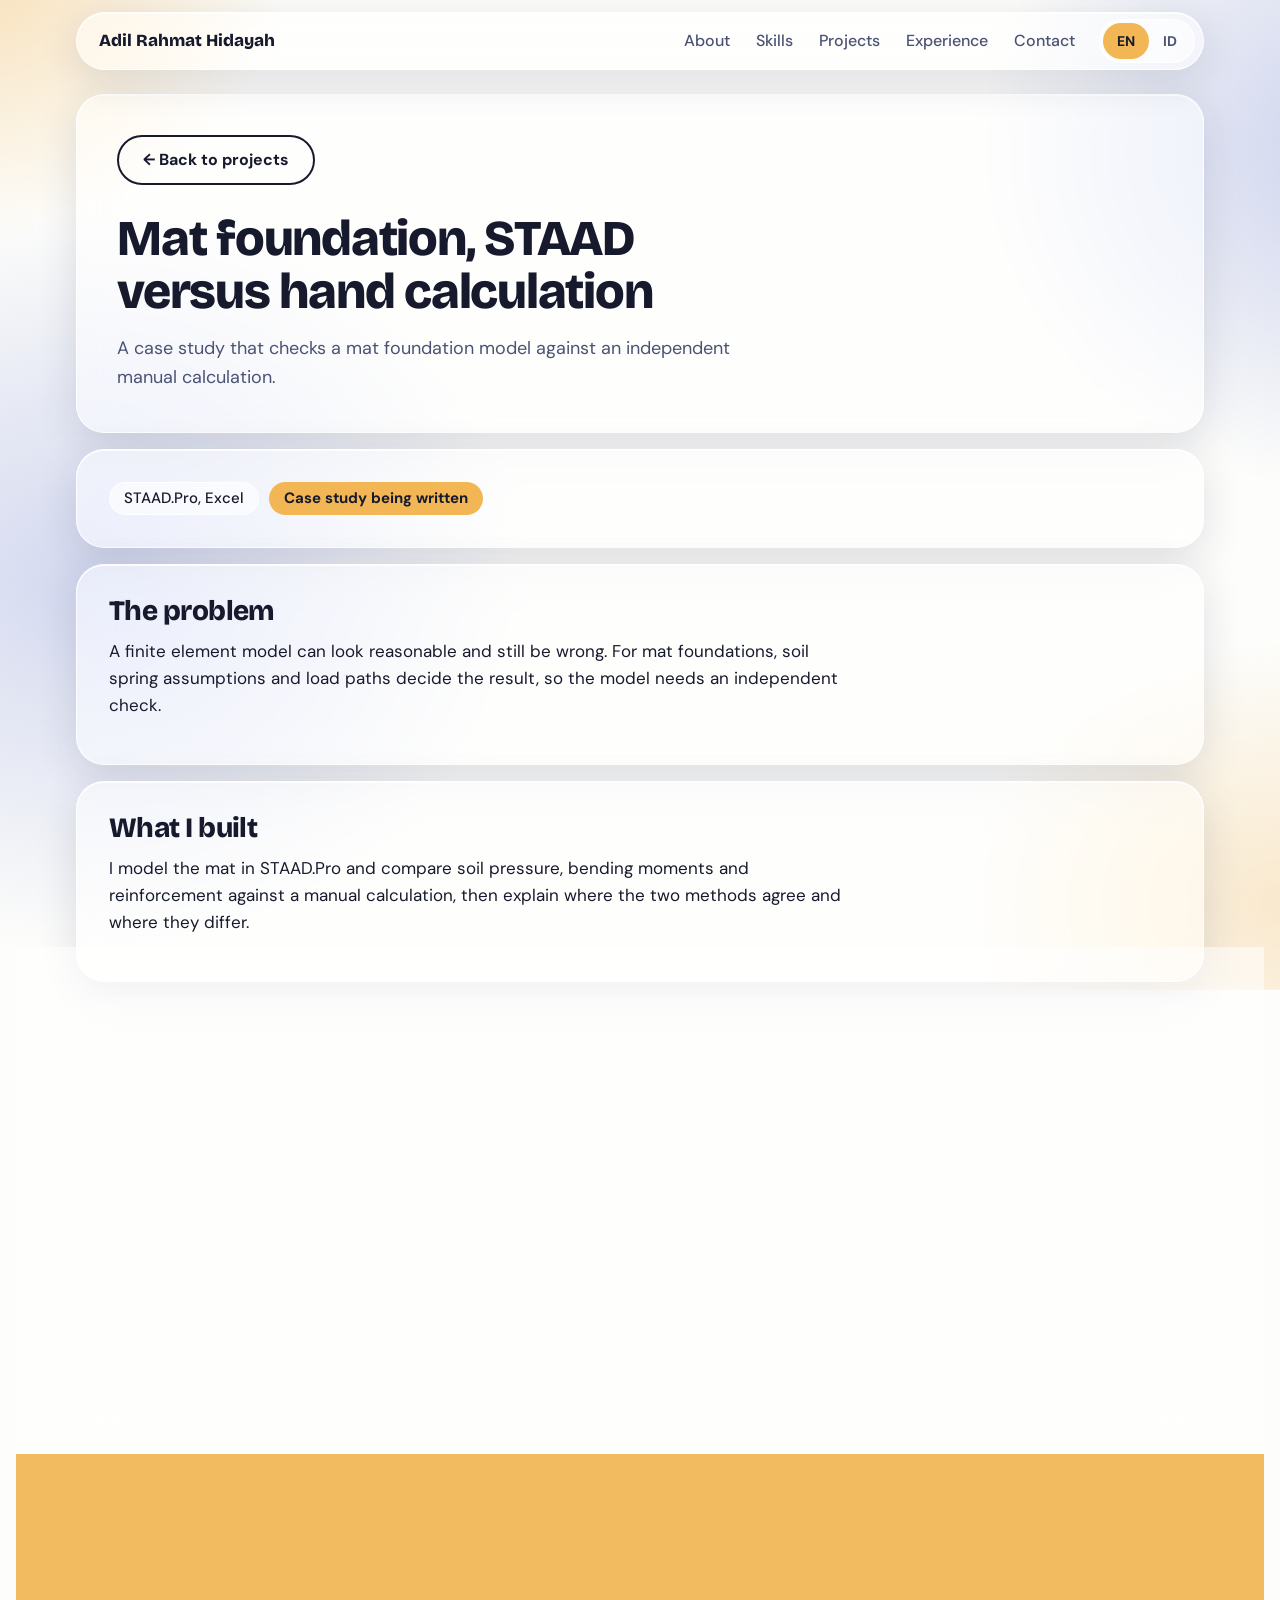
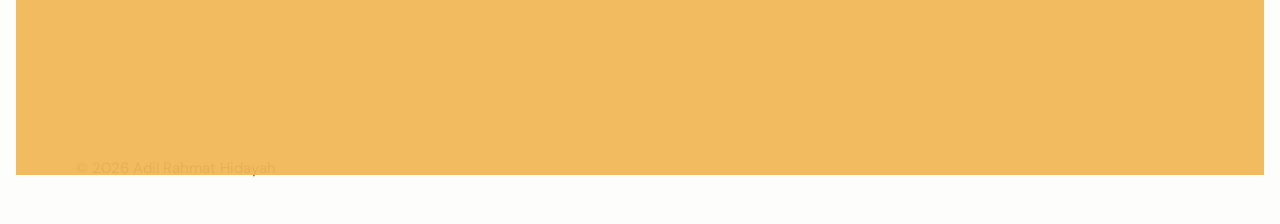
<file: docs/projects/mat-foundation-case.html>
<!doctype html>
<html lang="en">
<head>
  <meta charset="utf-8">
  <meta name="viewport" content="width=device-width, initial-scale=1">
  <title>Adil Rahmat Hidayah</title>
  <link rel="preconnect" href="https://fonts.googleapis.com">
  <link rel="preconnect" href="https://fonts.gstatic.com" crossorigin>
  <link href="https://fonts.googleapis.com/css2?family=Bricolage+Grotesque:wght@600;700;800&family=DM+Sans:wght@400;500;700&display=swap" rel="stylesheet">
  <link rel="stylesheet" href="../style.css">
  <script src="../i18n.js" defer></script>
  <script src="../dynamic.js" defer></script>
</head>
<body data-title-key="p3_title">
  <a class="skip" href="#main" data-i18n="skip">Skip to content</a>
  <header class="site-header">
    <div class="wrap">
      <div class="pill">
        <a class="brand" href="../index.html">Adil Rahmat Hidayah</a>
        <nav class="nav" aria-label="Main">
          <a class="link" href="../index.html#about" data-i18n="nav_about">About</a>
          <a class="link" href="../index.html#skills" data-i18n="nav_skills">Skills</a>
          <a class="link" href="../index.html#projects" data-i18n="nav_projects">Projects</a>
          <a class="link" href="../index.html#experience" data-i18n="nav_experience">Experience</a>
          <a class="link" href="../index.html#contact" data-i18n="nav_contact">Contact</a>
          <div class="lang-toggle" role="group" aria-label="Language">
            <button type="button" data-lang="en" aria-pressed="true">EN</button>
            <button type="button" data-lang="id" aria-pressed="false">ID</button>
          </div>
        </nav>
      </div>
    </div>
  </header>
  <main id="main">
    <div class="proj-head">
      <div class="wrap">
        <div class="card">
          <a class="back btn ghost" href="../index.html#projects" data-i18n="page_back">← Back to projects</a>
          <h1 data-i18n="p3_title"></h1>
          <p data-i18n="p3_sum"></p>
        </div>
      </div>
    </div>
    <div class="wrap proj-body">
      <div class="card"><div class="chips"><span class="chip" data-i18n="p3_tools"></span><span class="chip amber" data-i18n="p3_status"></span></div></div>
      <div class="card"><h2 data-i18n="page_problem">The problem</h2><div class="prose"><p data-i18n="p3_problem"></p></div></div>
      <div class="card"><h2 data-i18n="page_approach">What I built</h2><div class="prose"><p data-i18n="p3_approach"></p></div></div>
      <div class="card"><h2 data-i18n="page_shots">Screenshots and demo</h2>
        <div class="shots"><div class="shot" data-i18n="page_shots_note"></div><div class="shot" data-i18n="page_shots_note"></div></div></div>
    </div>
    <section class="sec contact">
      <div class="wrap"><div class="card">
        <h2 data-i18n="page_next_h">Want to talk about this project?</h2>
        <div class="btns"><a class="btn dark" href="../index.html#contact" data-i18n="cta_contact">Get in touch</a><a class="btn ghost" href="../index.html#projects" data-i18n="page_back">← Back to projects</a></div>
      </div></div>
    </section>
  </main>
  <footer><div class="wrap"><span data-i18n="footer">© 2026 Adil Rahmat Hidayah</span></div></footer>
</body>
</html>
</file>
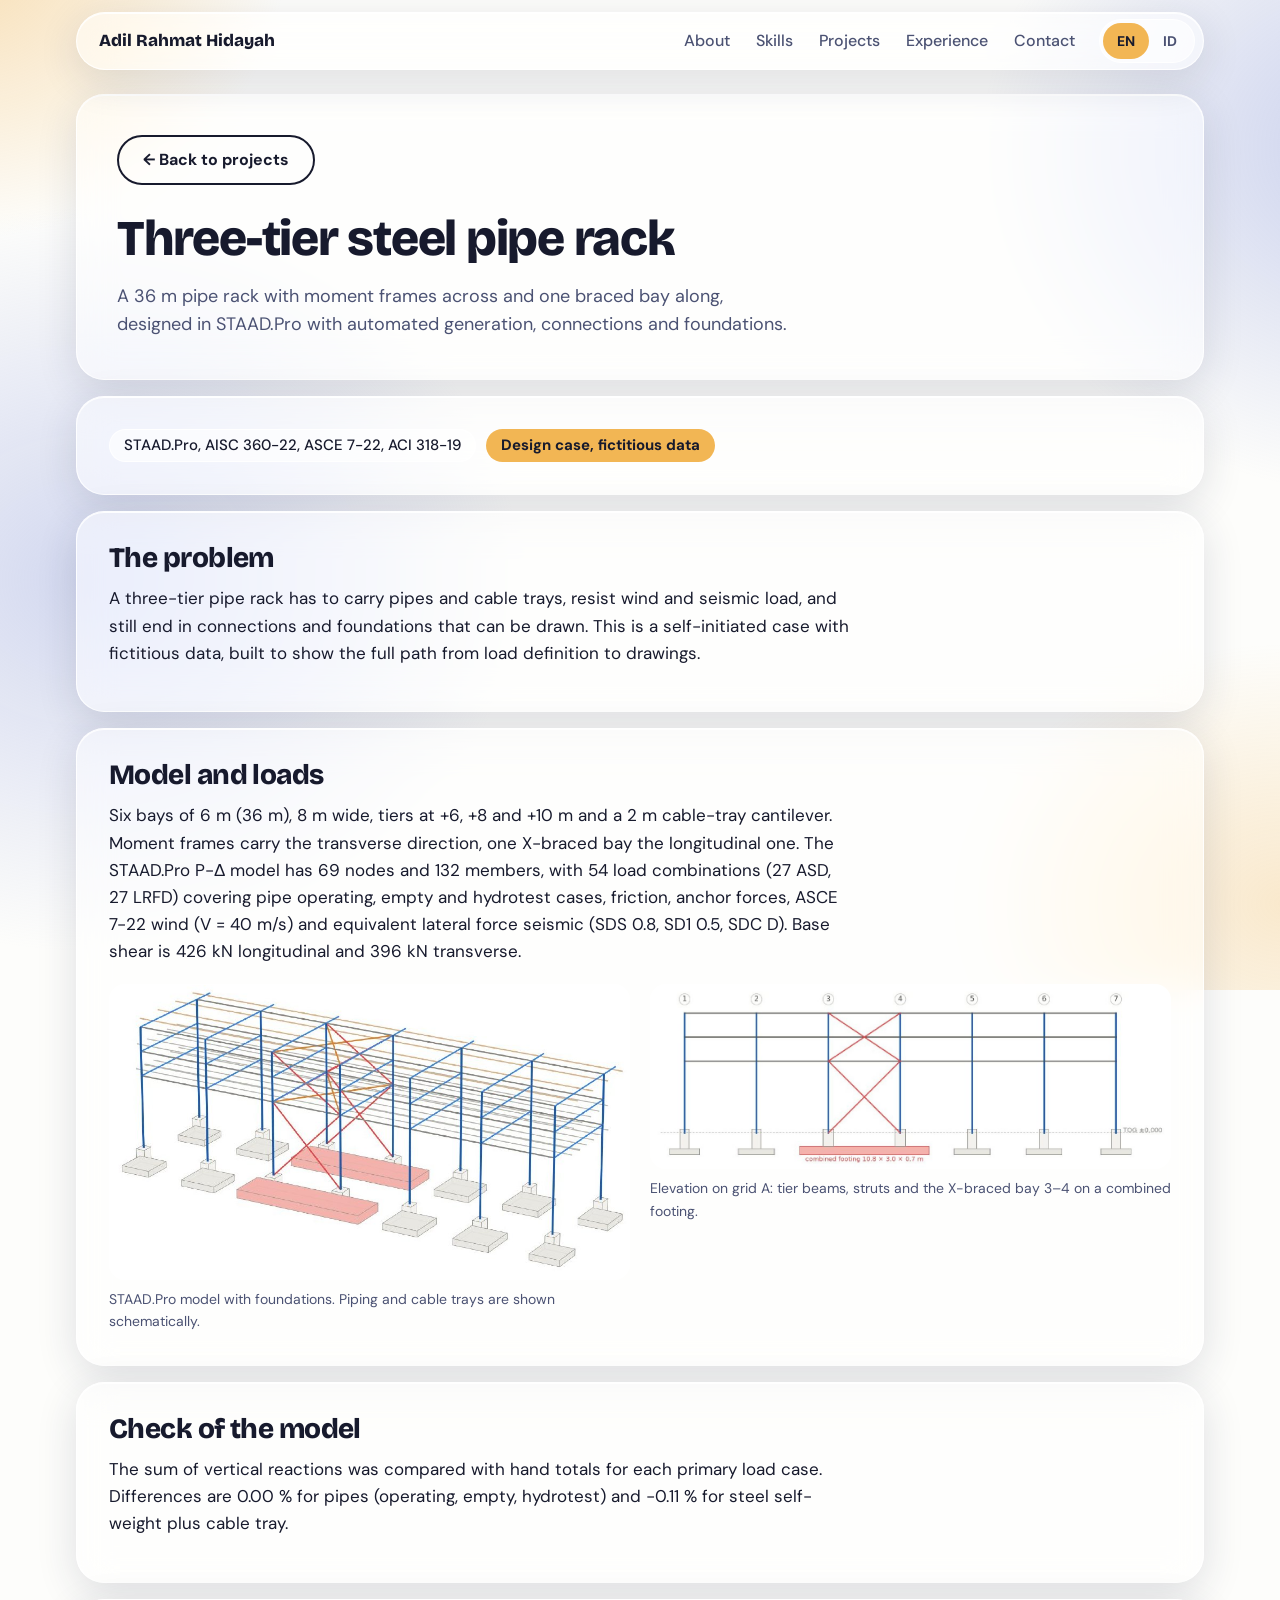
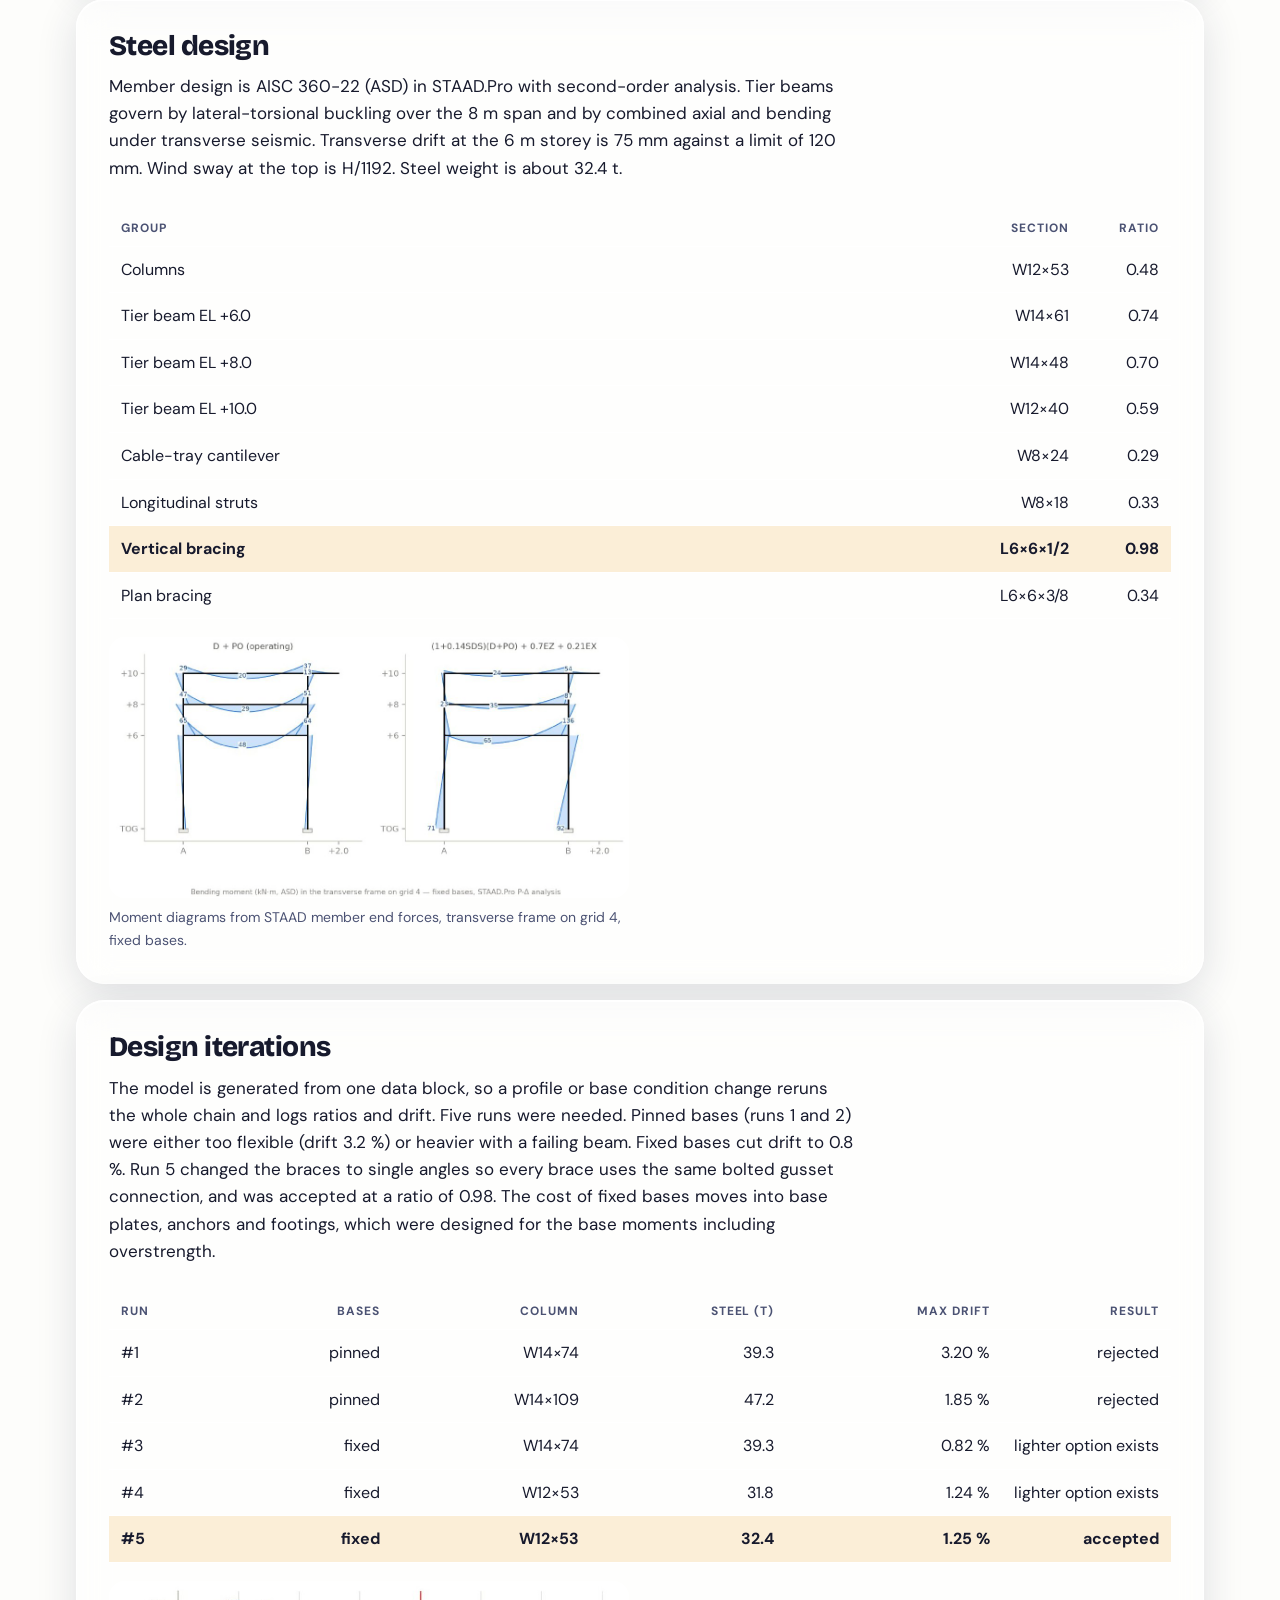
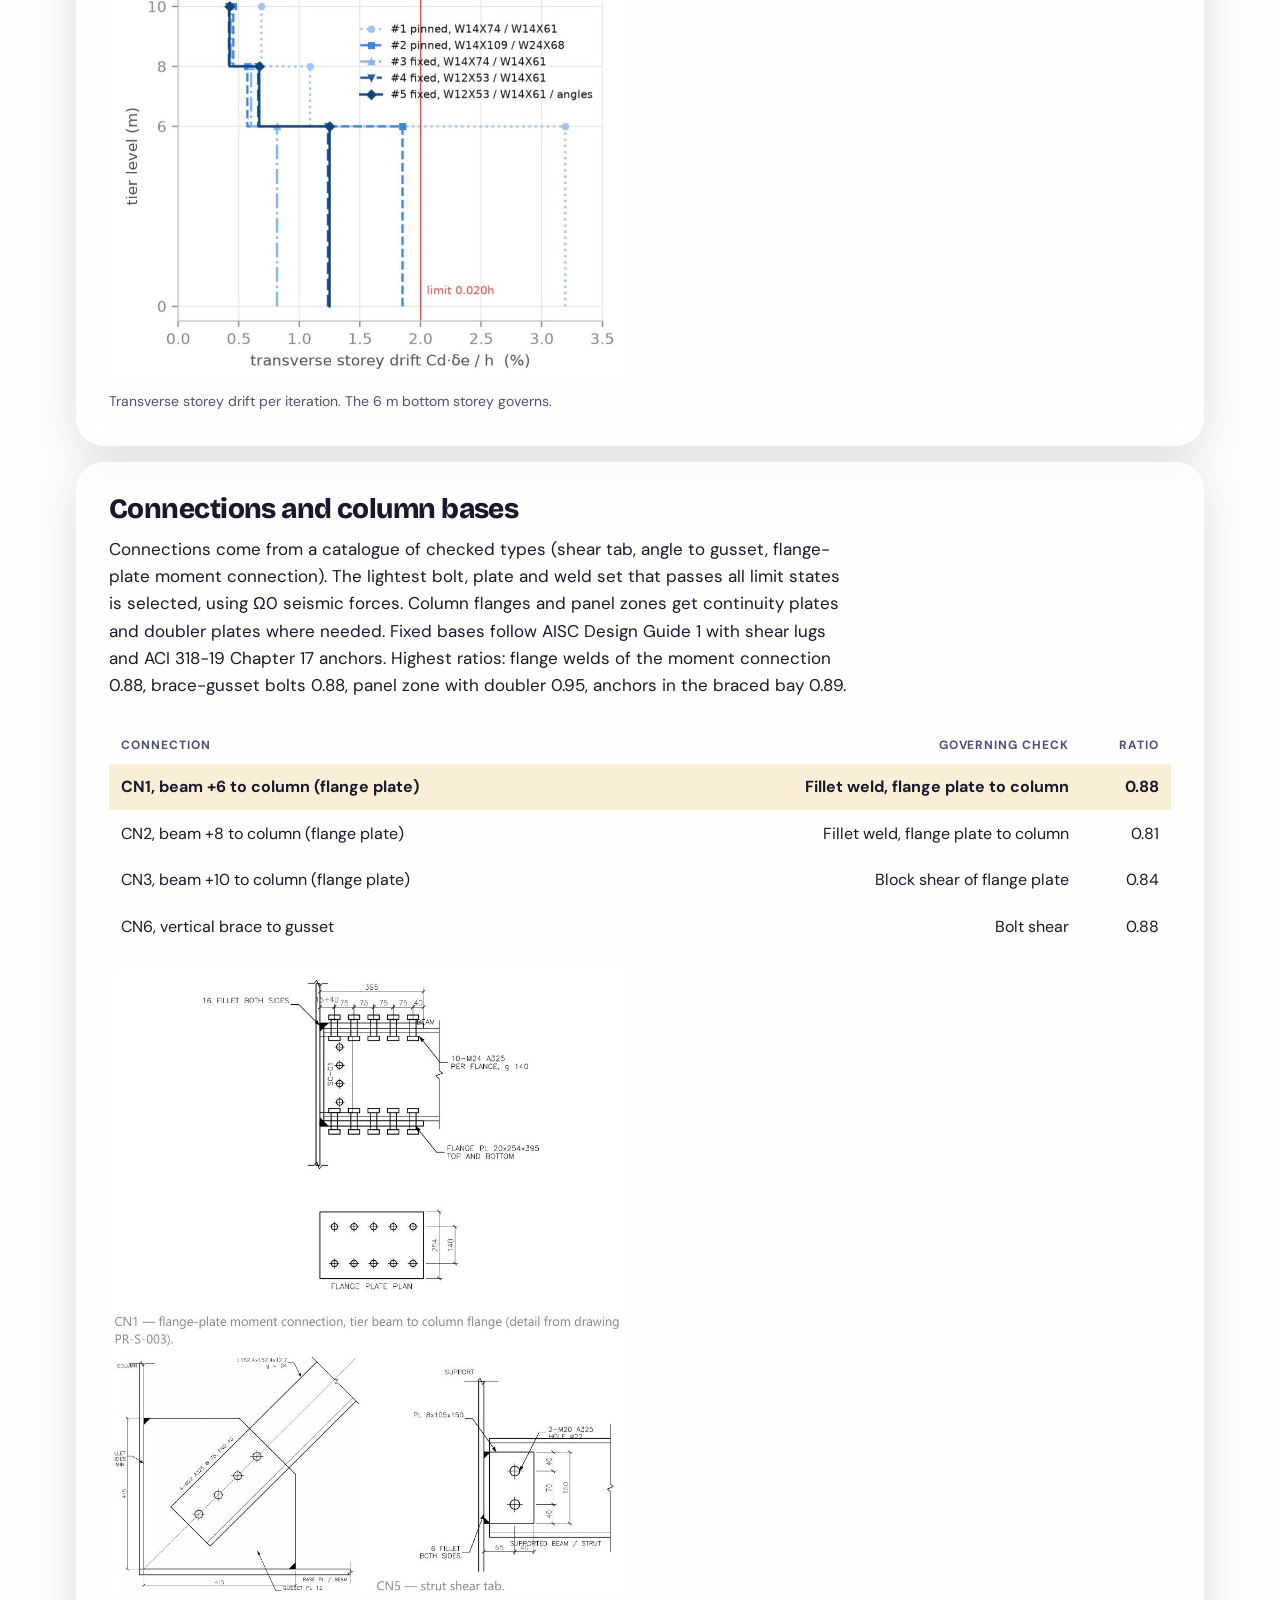
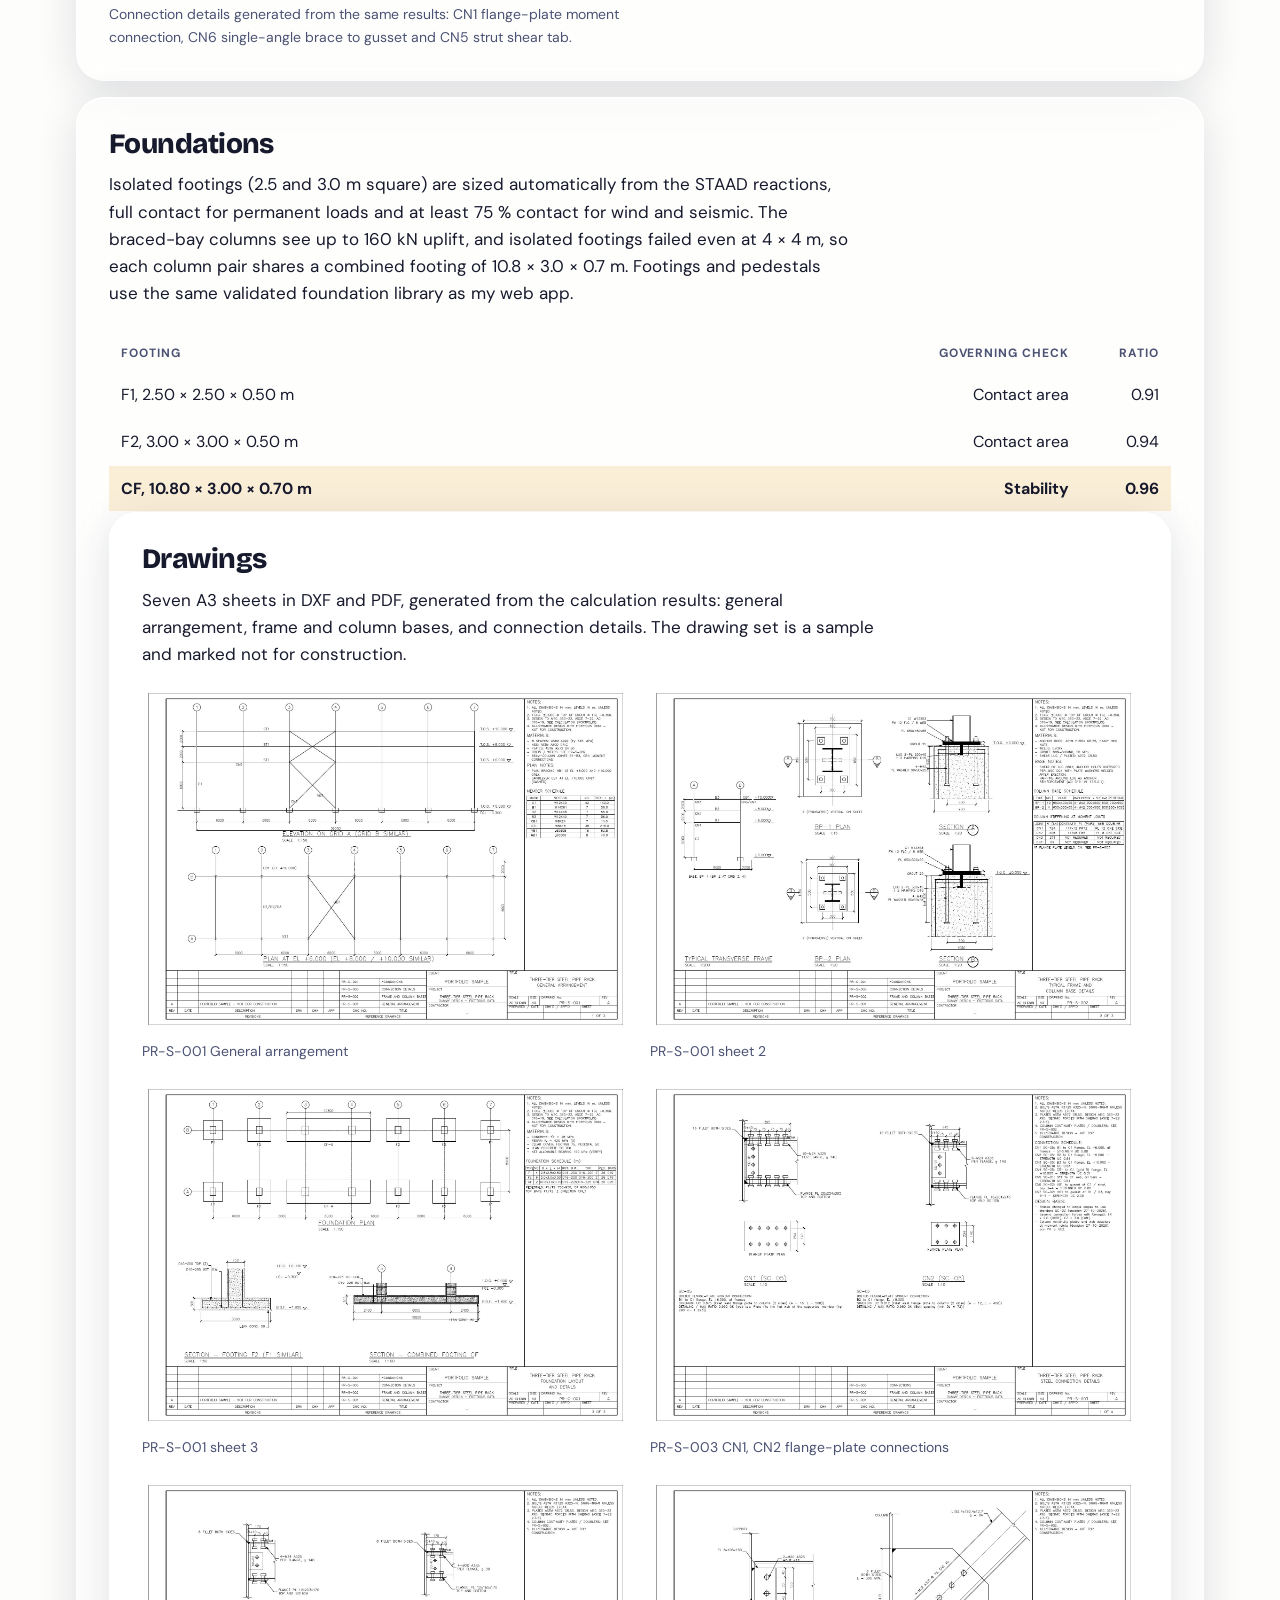
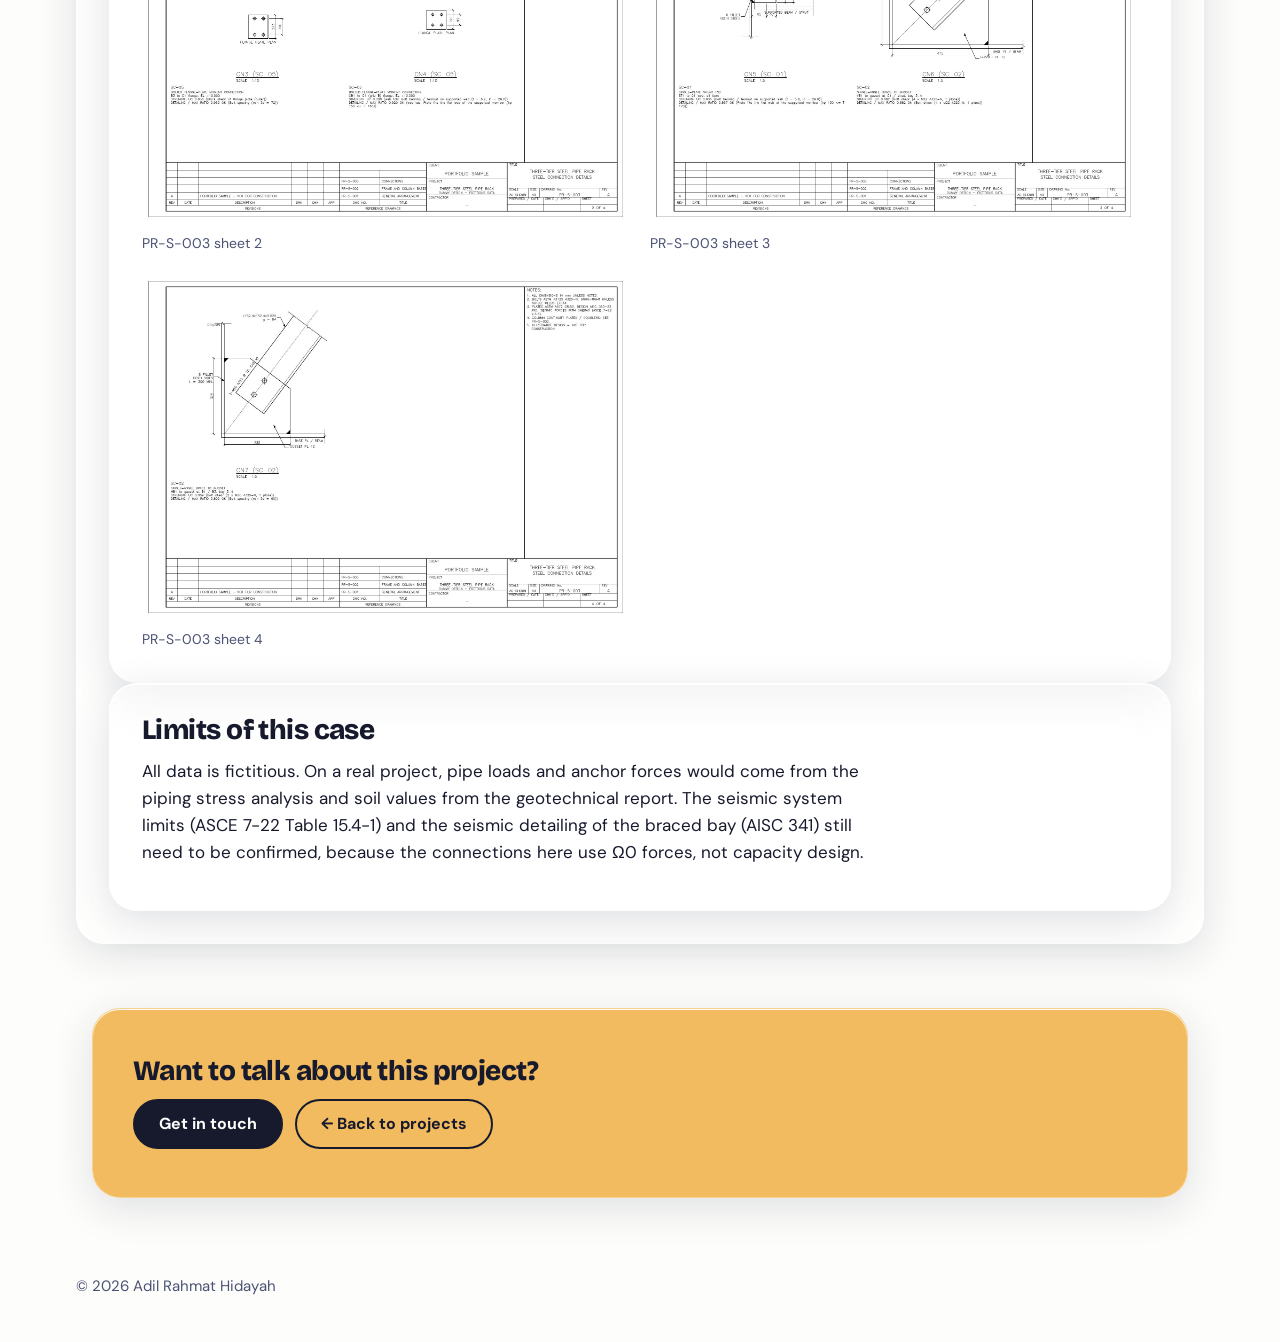
<file: docs/projects/piperack-case.html>
<!doctype html>
<html lang="en">
<head>
  <meta charset="utf-8">
  <meta name="viewport" content="width=device-width, initial-scale=1">
  <title>Adil Rahmat Hidayah</title>
  <link rel="preconnect" href="https://fonts.googleapis.com">
  <link rel="preconnect" href="https://fonts.gstatic.com" crossorigin>
  <link href="https://fonts.googleapis.com/css2?family=Bricolage+Grotesque:wght@600;700;800&family=DM+Sans:wght@400;500;700&display=swap" rel="stylesheet">
  <link rel="stylesheet" href="../style.css">
  <script src="../i18n.js" defer></script>
  <script src="../dynamic.js" defer></script>
</head>
<body data-title-key="pr_title">
  <a class="skip" href="#main" data-i18n="skip">Skip to content</a>
  <header class="site-header">
    <div class="wrap">
      <div class="pill">
        <a class="brand" href="../index.html">Adil Rahmat Hidayah</a>
        <nav class="nav" aria-label="Main">
          <a class="link" href="../index.html#about" data-i18n="nav_about">About</a>
          <a class="link" href="../index.html#skills" data-i18n="nav_skills">Skills</a>
          <a class="link" href="../index.html#projects" data-i18n="nav_projects">Projects</a>
          <a class="link" href="../index.html#experience" data-i18n="nav_experience">Experience</a>
          <a class="link" href="../index.html#contact" data-i18n="nav_contact">Contact</a>
          <div class="lang-toggle" role="group" aria-label="Language">
            <button type="button" data-lang="en" aria-pressed="true">EN</button>
            <button type="button" data-lang="id" aria-pressed="false">ID</button>
          </div>
        </nav>
      </div>
    </div>
  </header>
  <main id="main">
    <div class="proj-head">
      <div class="wrap">
        <div class="card">
          <a class="back btn ghost" href="../index.html#work" data-i18n="page_back">← Back to projects</a>
          <h1 data-i18n="pr_title"></h1>
          <p data-i18n="pr_sum"></p>
        </div>
      </div>
    </div>
    <div class="wrap proj-body">
      <div class="card"><div class="chips"><span class="chip" data-i18n="pr_tools"></span><span class="chip amber" data-i18n="pr_status"></span></div></div>
      <div class="card"><h2 data-i18n="page_problem">The problem</h2><div class="prose"><p data-i18n="pr_problem"></p></div></div>
      <div class="card"><h2 data-i18n="pr_geo_h"></h2><div class="prose"><p data-i18n="pr_geo"></p></div><div class="figgrid"><figure class="shotfig sfig"><img src="../assets/pr-model.jpg" alt="" loading="lazy"><figcaption data-i18n="pr_f1"></figcaption></figure><figure class="shotfig sfig"><img src="../assets/pr-elev.jpg" alt="" loading="lazy"><figcaption data-i18n="pr_f2"></figcaption></figure></div></div>
      <div class="card"><h2 data-i18n="pr_eq_h"></h2><div class="prose"><p data-i18n="pr_eq"></p></div></div>
      <div class="card"><h2 data-i18n="pr_st_h"></h2><div class="prose"><p data-i18n="pr_st"></p></div><div class="tscroll"><table class="rtable"><thead><tr><th data-i18n="pr_t_g"></th><th data-i18n="pr_t_s"></th><th data-i18n="pr_t_r"></th></tr></thead><tbody><tr><td data-i18n="pr_g1"></td><td>W12×53</td><td>0.48</td></tr><tr><td data-i18n="pr_g2"></td><td>W14×61</td><td>0.74</td></tr><tr><td data-i18n="pr_g3"></td><td>W14×48</td><td>0.70</td></tr><tr><td data-i18n="pr_g4"></td><td>W12×40</td><td>0.59</td></tr><tr><td data-i18n="pr_g5"></td><td>W8×24</td><td>0.29</td></tr><tr><td data-i18n="pr_g6"></td><td>W8×18</td><td>0.33</td></tr><tr class=gov><td data-i18n="pr_g7"></td><td>L6×6×1/2</td><td><b>0.98</b></td></tr><tr><td data-i18n="pr_g8"></td><td>L6×6×3/8</td><td>0.34</td></tr></tbody></table></div><figure class="shotfig sfig"><img src="../assets/pr-moment.jpg" alt="" loading="lazy"><figcaption data-i18n="pr_f3"></figcaption></figure></div>
      <div class="card"><h2 data-i18n="pr_it_h"></h2><div class="prose"><p data-i18n="pr_it"></p></div><div class="tscroll"><table class="rtable"><thead><tr><th data-i18n="pr_t_run"></th><th data-i18n="pr_t_base"></th><th data-i18n="pr_t_col"></th><th data-i18n="pr_t_t"></th><th data-i18n="pr_t_dr"></th><th data-i18n="pr_t_res"></th></tr></thead><tbody><tr><td>#1</td><td data-i18n="pr_pin"></td><td>W14×74</td><td>39.3</td><td>3.20 %</td><td data-i18n="pr_rej"></td></tr><tr><td>#2</td><td data-i18n="pr_pin"></td><td>W14×109</td><td>47.2</td><td>1.85 %</td><td data-i18n="pr_rej"></td></tr><tr><td>#3</td><td data-i18n="pr_fix"></td><td>W14×74</td><td>39.3</td><td>0.82 %</td><td data-i18n="pr_lt"></td></tr><tr><td>#4</td><td data-i18n="pr_fix"></td><td>W12×53</td><td>31.8</td><td>1.24 %</td><td data-i18n="pr_lt"></td></tr><tr class=gov><td>#5</td><td data-i18n="pr_fix"></td><td>W12×53</td><td>32.4</td><td>1.25 %</td><td data-i18n="pr_acc"></td></tr></tbody></table></div><figure class="shotfig sfig"><img src="../assets/pr-drift.jpg" alt="" loading="lazy"><figcaption data-i18n="pr_f4"></figcaption></figure></div>
      <div class="card"><h2 data-i18n="pr_cn_h"></h2><div class="prose"><p data-i18n="pr_cn"></p></div><div class="tscroll"><table class="rtable"><thead><tr><th data-i18n="pr_t_m"></th><th data-i18n="pr_t_cf"></th><th data-i18n="pr_t_r"></th></tr></thead><tbody><tr class=gov><td data-i18n="pr_c1"></td><td data-i18n="pr_c1g"></td><td>0.88</td></tr><tr><td data-i18n="pr_c2"></td><td data-i18n="pr_c2g"></td><td>0.81</td></tr><tr><td data-i18n="pr_c3"></td><td data-i18n="pr_c3g"></td><td>0.84</td></tr><tr><td data-i18n="pr_c6"></td><td data-i18n="pr_c6g"></td><td>0.88</td></tr></tbody></table></div><figure class="shotfig sfig"><img src="../assets/pr-conn.jpg" alt="" loading="lazy"><figcaption data-i18n="pr_f5"></figcaption></figure></div>
      <div class="card"><h2 data-i18n="pr_fd_h"></h2><div class="prose"><p data-i18n="pr_fd"></p></div><div class="tscroll"><table class="rtable"><thead><tr><th data-i18n="pr_t_f"></th><th data-i18n="pr_t_ck"></th><th data-i18n="pr_t_r"></th></tr></thead><tbody><tr><td data-i18n="pr_fo1"></td><td data-i18n="pr_fo1g"></td><td>0.91</td></tr><tr><td data-i18n="pr_fo2"></td><td data-i18n="pr_fo2g"></td><td>0.94</td></tr><tr class=gov><td data-i18n="pr_fo3"></td><td data-i18n="pr_fo3g"></td><td>0.96</td></tr></tbody></table></div>
      <div class="card"><h2 data-i18n="pr_dw_h"></h2><div class="prose"><p data-i18n="pr_dw"></p></div><div class="figgrid"><figure class="shotfig sfig"><a class="zoom" href="../assets/pr-sheet-1.jpg" target="_blank" rel="noopener"><img src="../assets/pr-sheet-1.jpg" alt="" loading="lazy"></a><figcaption data-i18n="pr_s1"></figcaption></figure><figure class="shotfig sfig"><a class="zoom" href="../assets/pr-sheet-2.jpg" target="_blank" rel="noopener"><img src="../assets/pr-sheet-2.jpg" alt="" loading="lazy"></a><figcaption data-i18n="pr_s2"></figcaption></figure><figure class="shotfig sfig"><a class="zoom" href="../assets/pr-sheet-3.jpg" target="_blank" rel="noopener"><img src="../assets/pr-sheet-3.jpg" alt="" loading="lazy"></a><figcaption data-i18n="pr_s3"></figcaption></figure><figure class="shotfig sfig"><a class="zoom" href="../assets/pr-sheet-c1.jpg" target="_blank" rel="noopener"><img src="../assets/pr-sheet-c1.jpg" alt="" loading="lazy"></a><figcaption data-i18n="pr_sc1"></figcaption></figure><figure class="shotfig sfig"><a class="zoom" href="../assets/pr-sheet-c2.jpg" target="_blank" rel="noopener"><img src="../assets/pr-sheet-c2.jpg" alt="" loading="lazy"></a><figcaption data-i18n="pr_sc2"></figcaption></figure><figure class="shotfig sfig"><a class="zoom" href="../assets/pr-sheet-c3.jpg" target="_blank" rel="noopener"><img src="../assets/pr-sheet-c3.jpg" alt="" loading="lazy"></a><figcaption data-i18n="pr_sc3"></figcaption></figure><figure class="shotfig sfig"><a class="zoom" href="../assets/pr-sheet-c4.jpg" target="_blank" rel="noopener"><img src="../assets/pr-sheet-c4.jpg" alt="" loading="lazy"></a><figcaption data-i18n="pr_sc4"></figcaption></figure></div></div>
      <div class="card"><h2 data-i18n="pr_watch_h"></h2><div class="prose"><p data-i18n="pr_watch"></p></div></div>
    </div>
    <section class="sec contact">
      <div class="wrap"><div class="card">
        <h2 data-i18n="page_next_h">Want to talk about this project?</h2>
        <div class="btns"><a class="btn dark" href="../index.html#contact" data-i18n="cta_contact">Get in touch</a><a class="btn ghost" href="../index.html#work" data-i18n="page_back">← Back to projects</a></div>
      </div></div>
    </section>
  </main>
  <footer><div class="wrap"><span data-i18n="footer">© 2026 Adil Rahmat Hidayah</span></div></footer>
</body>
</html>
</file>
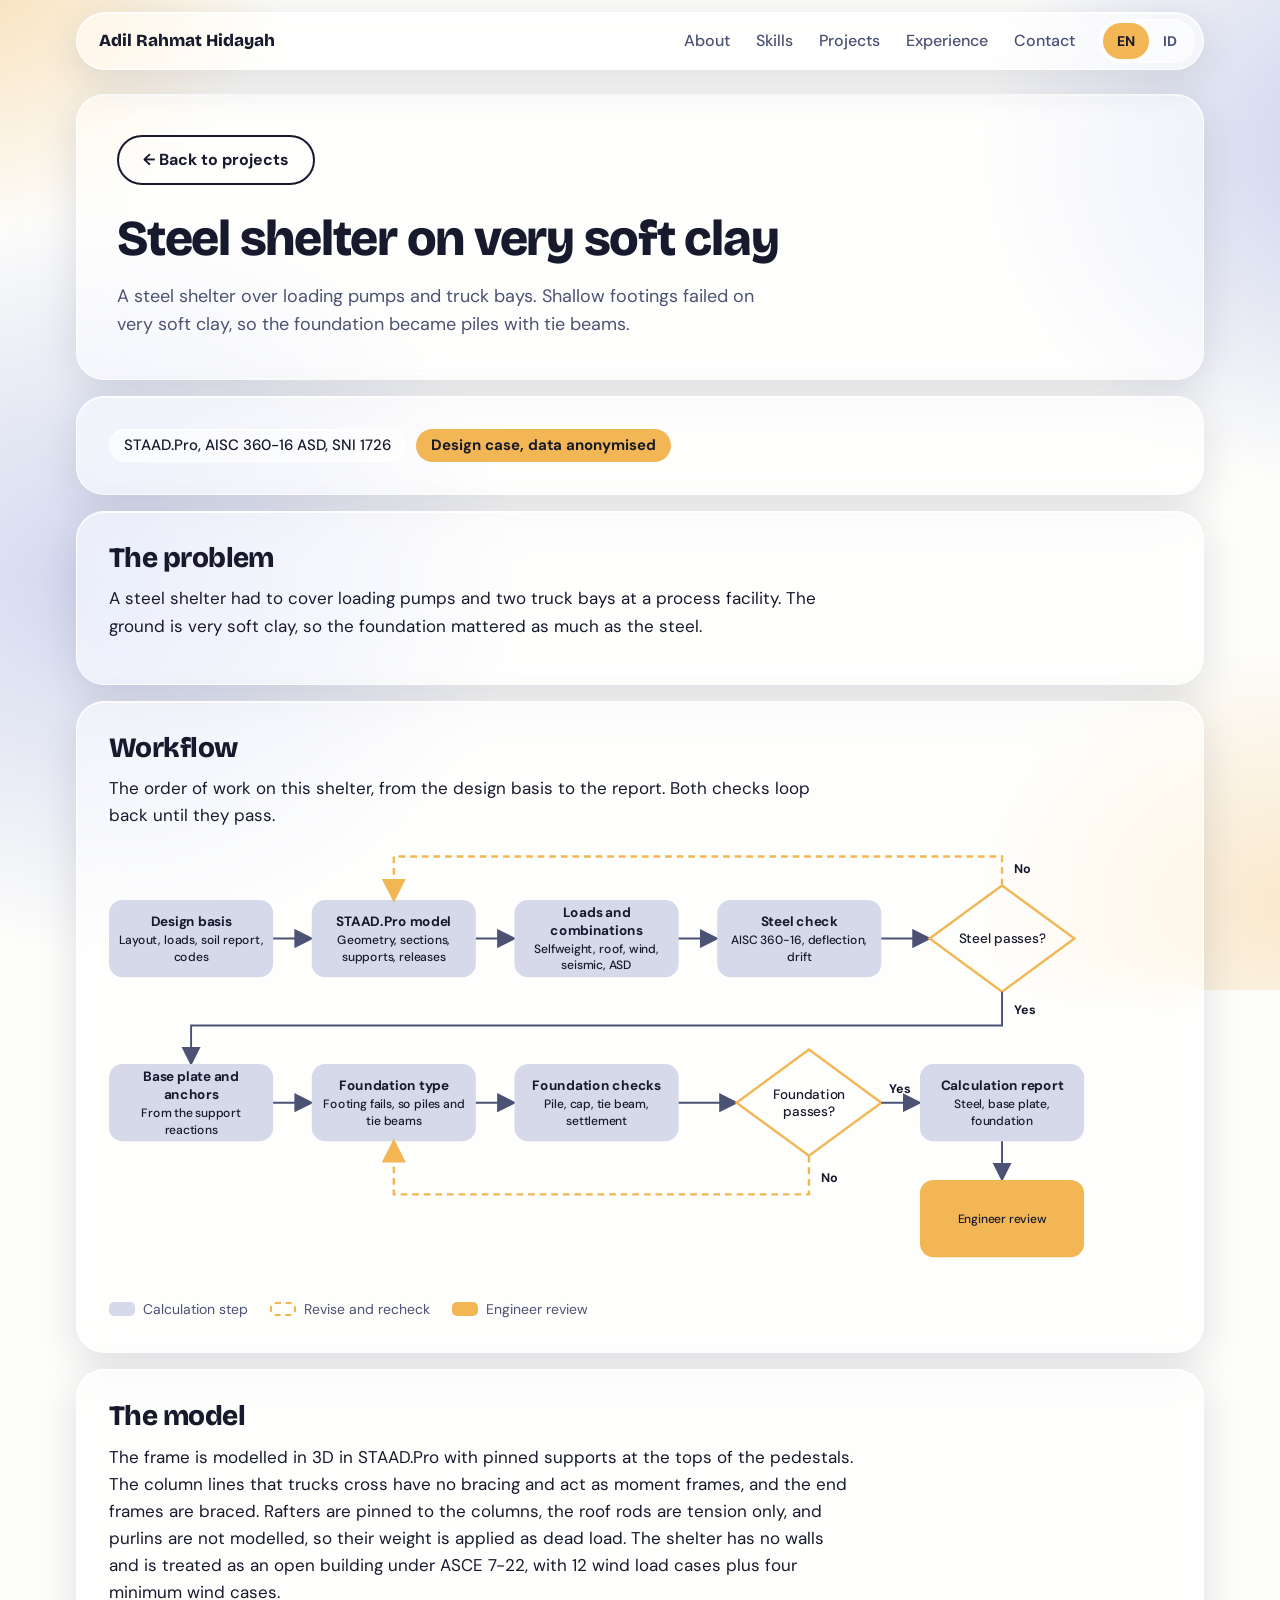
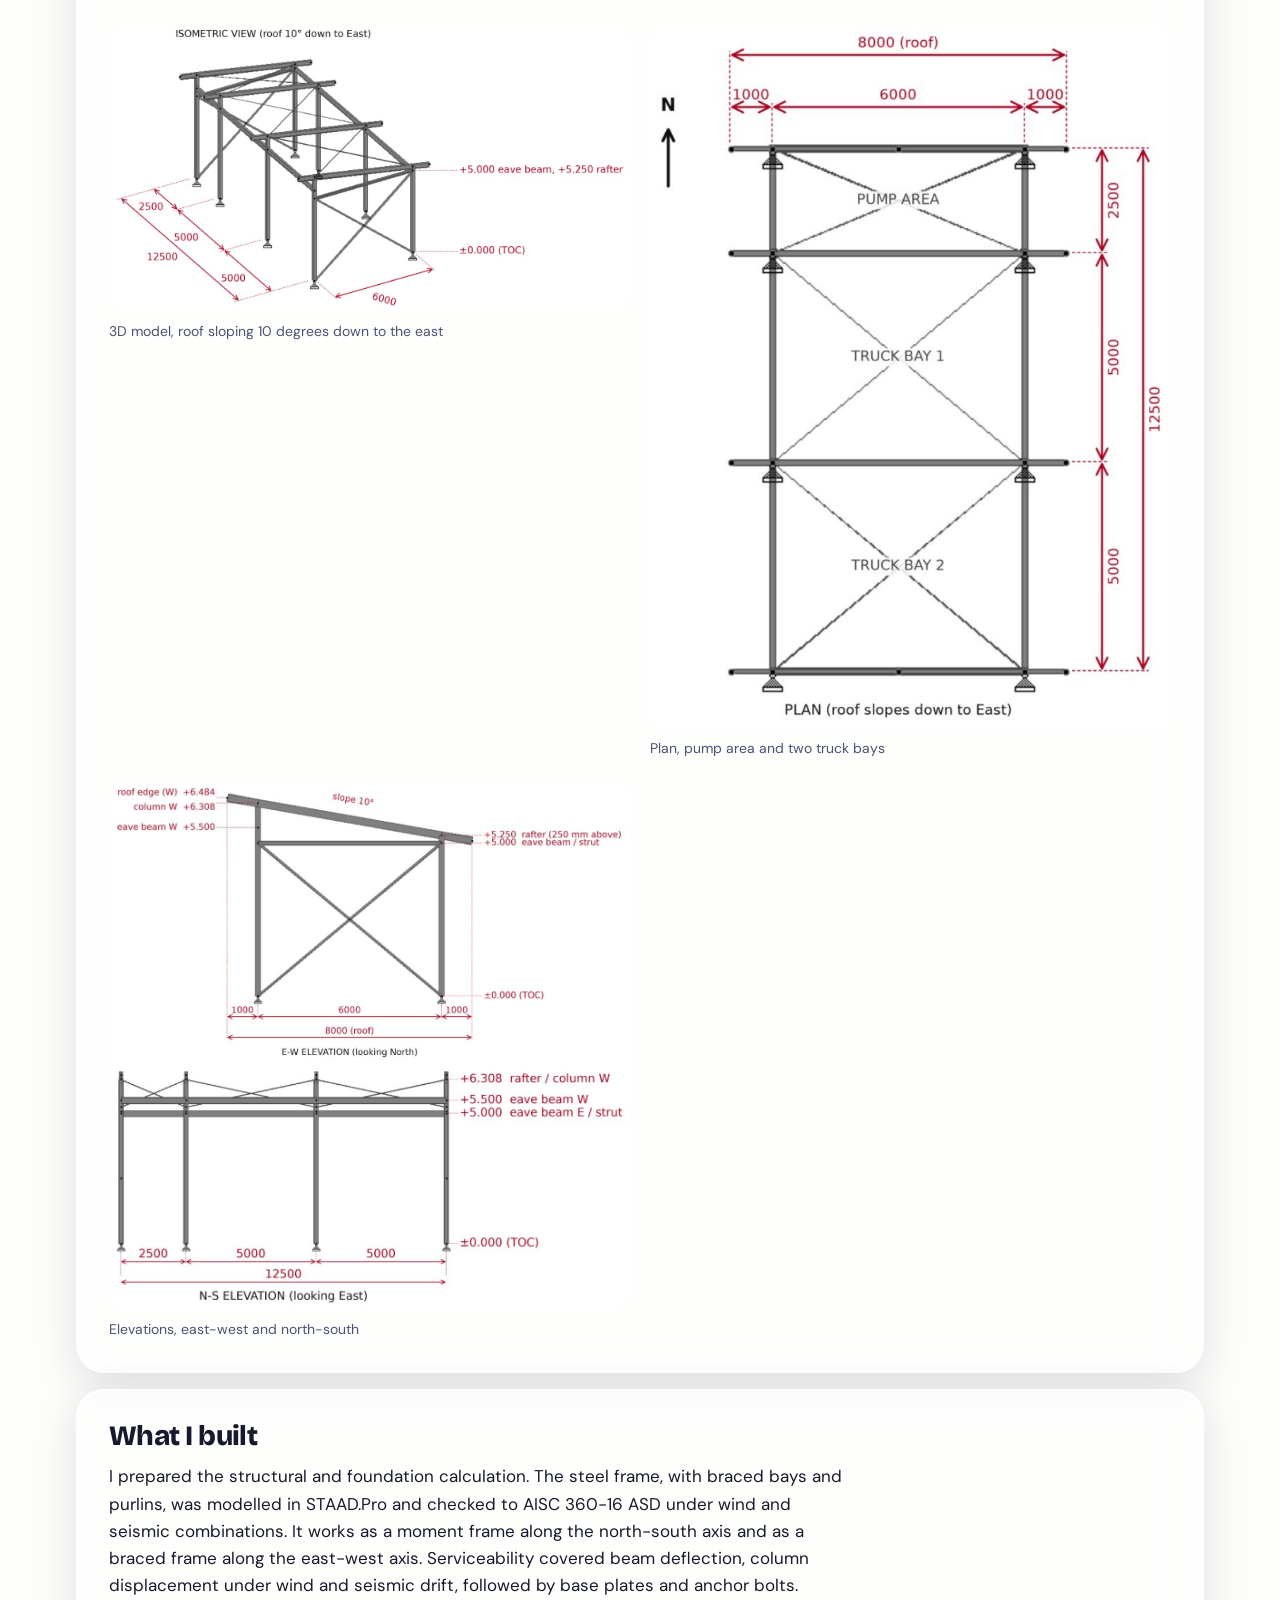
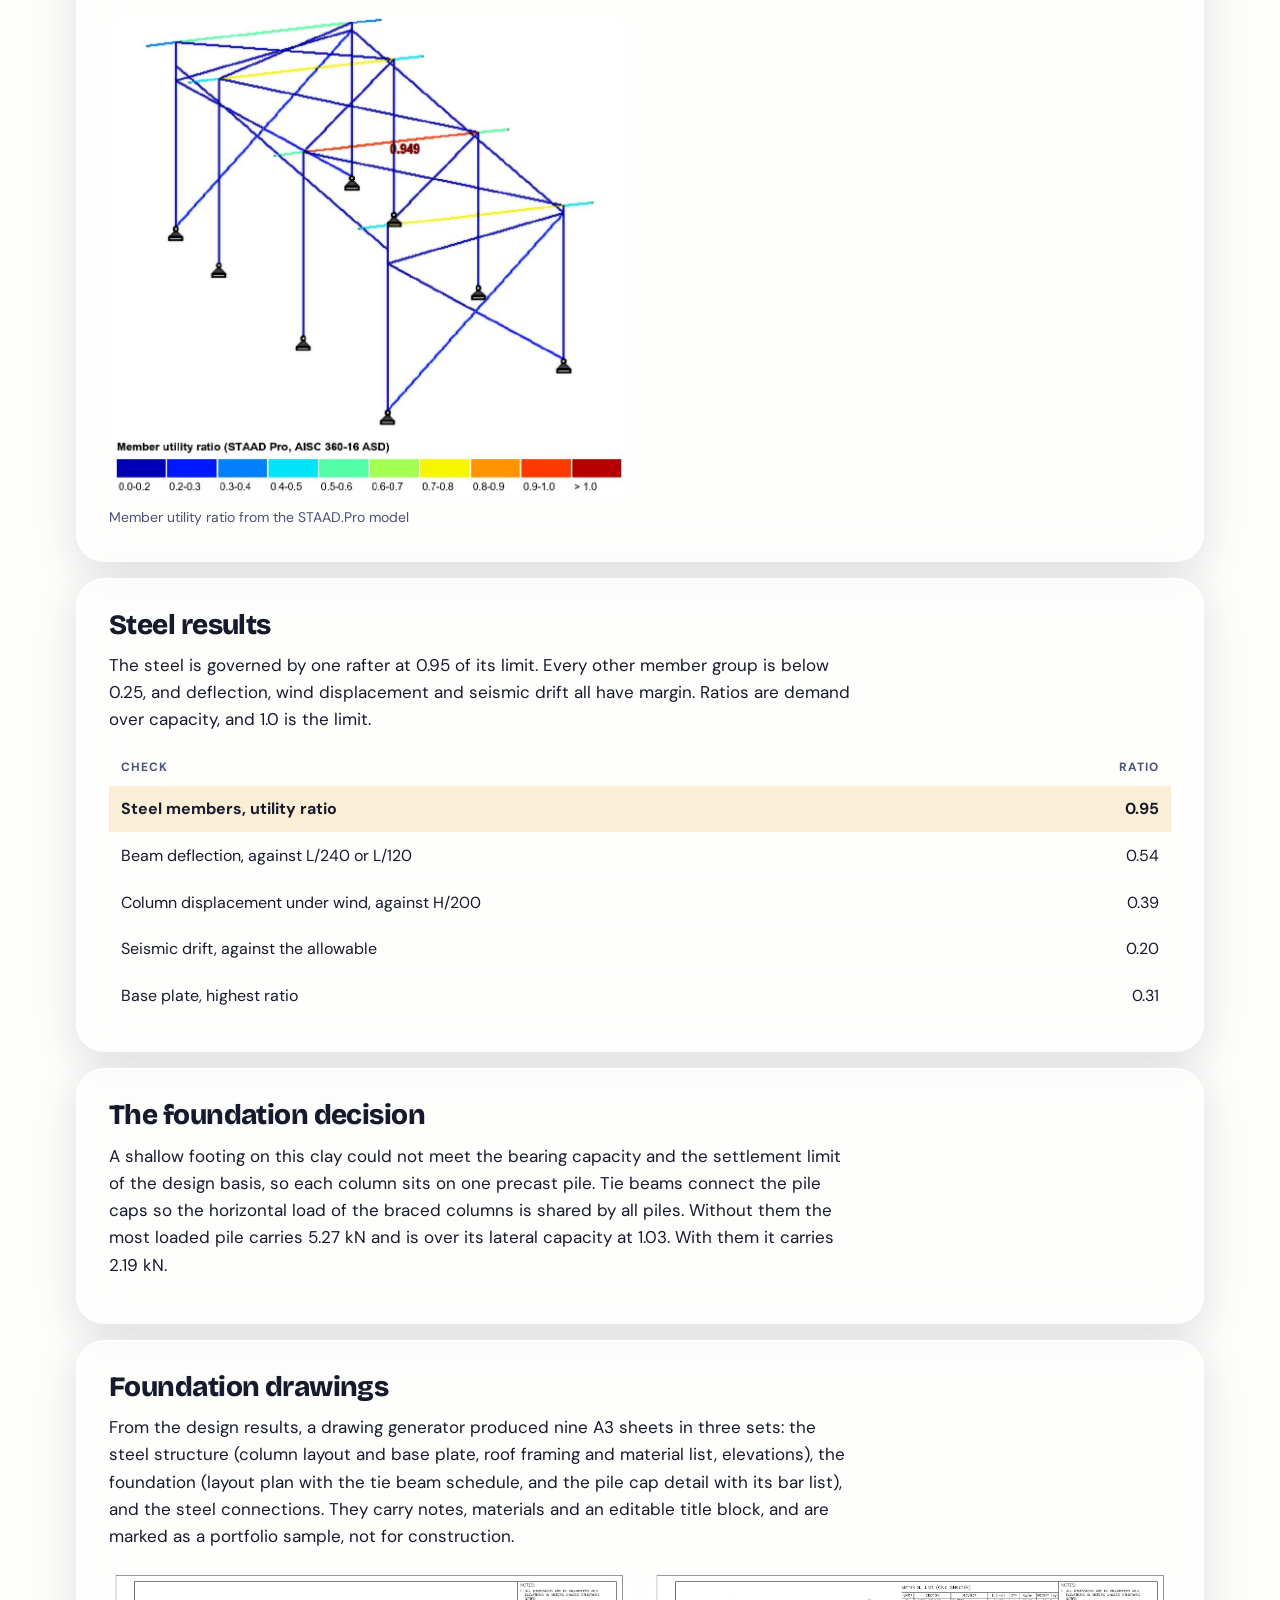
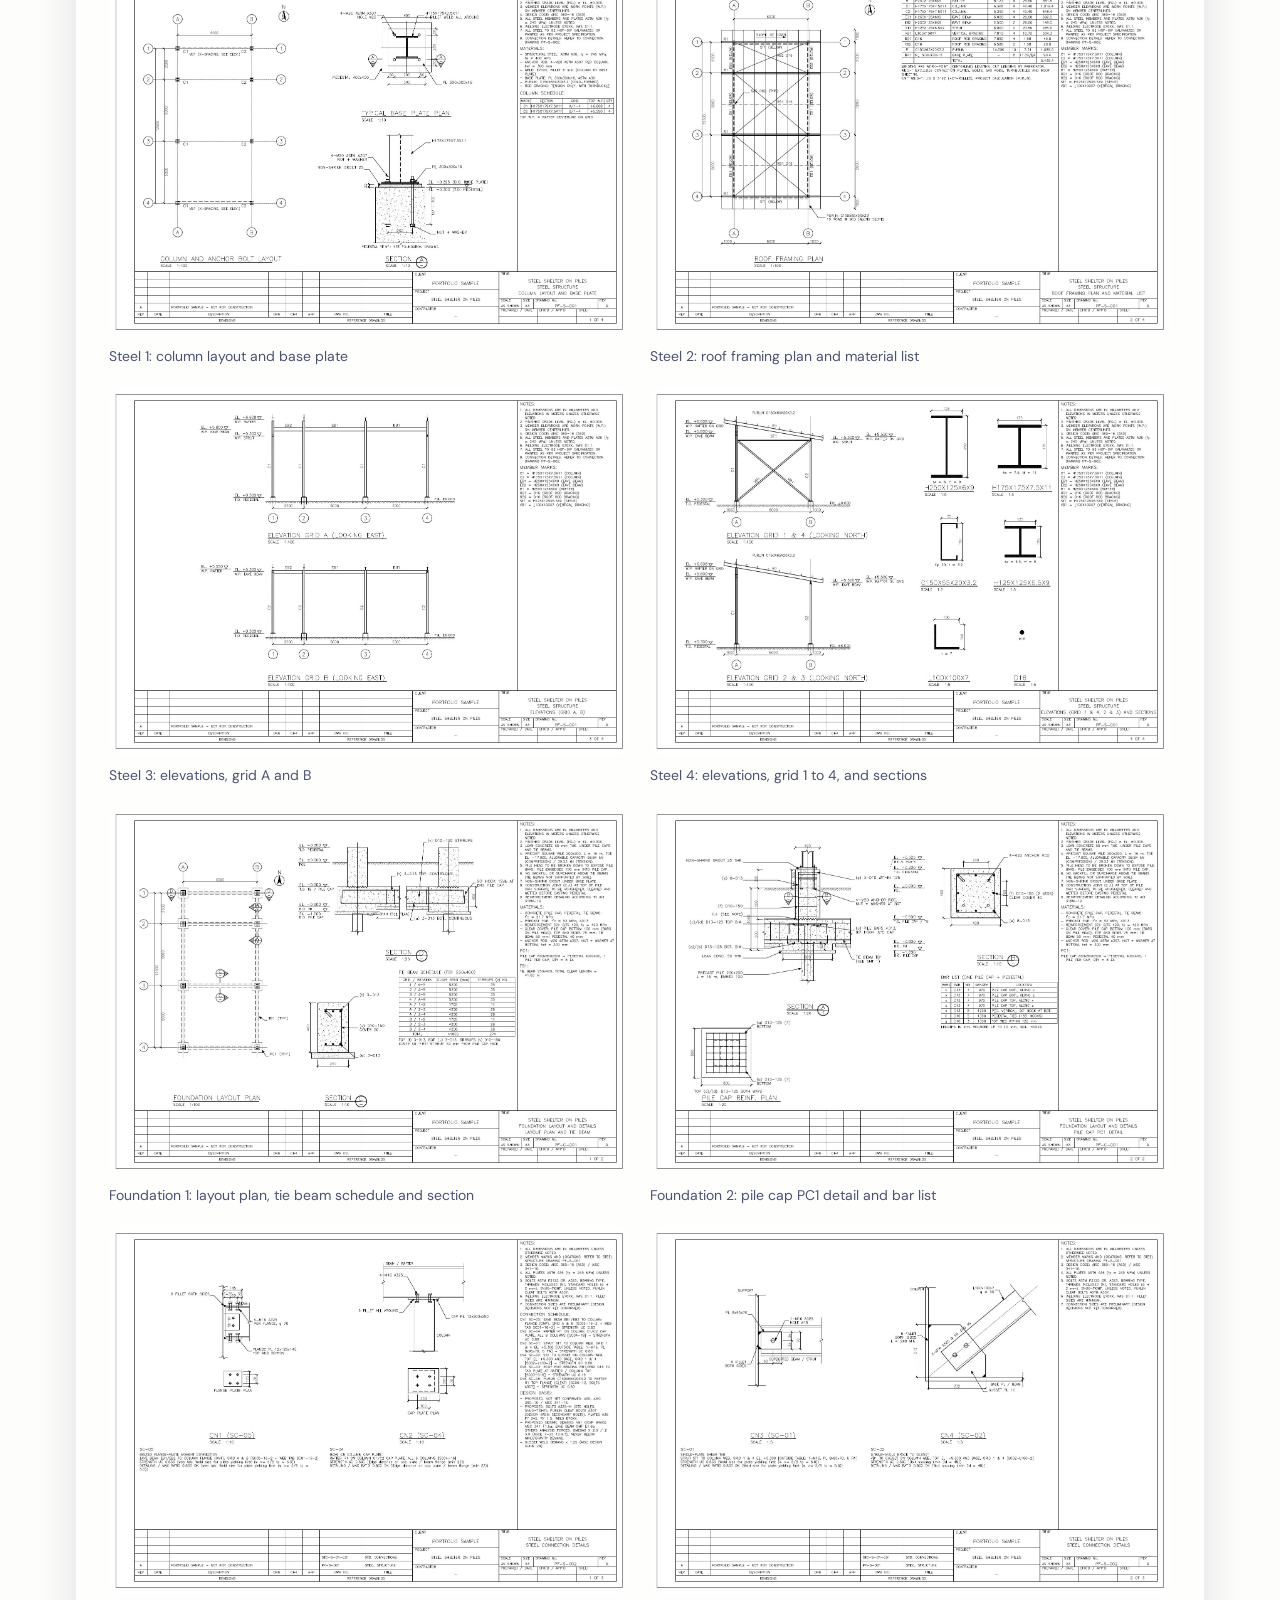
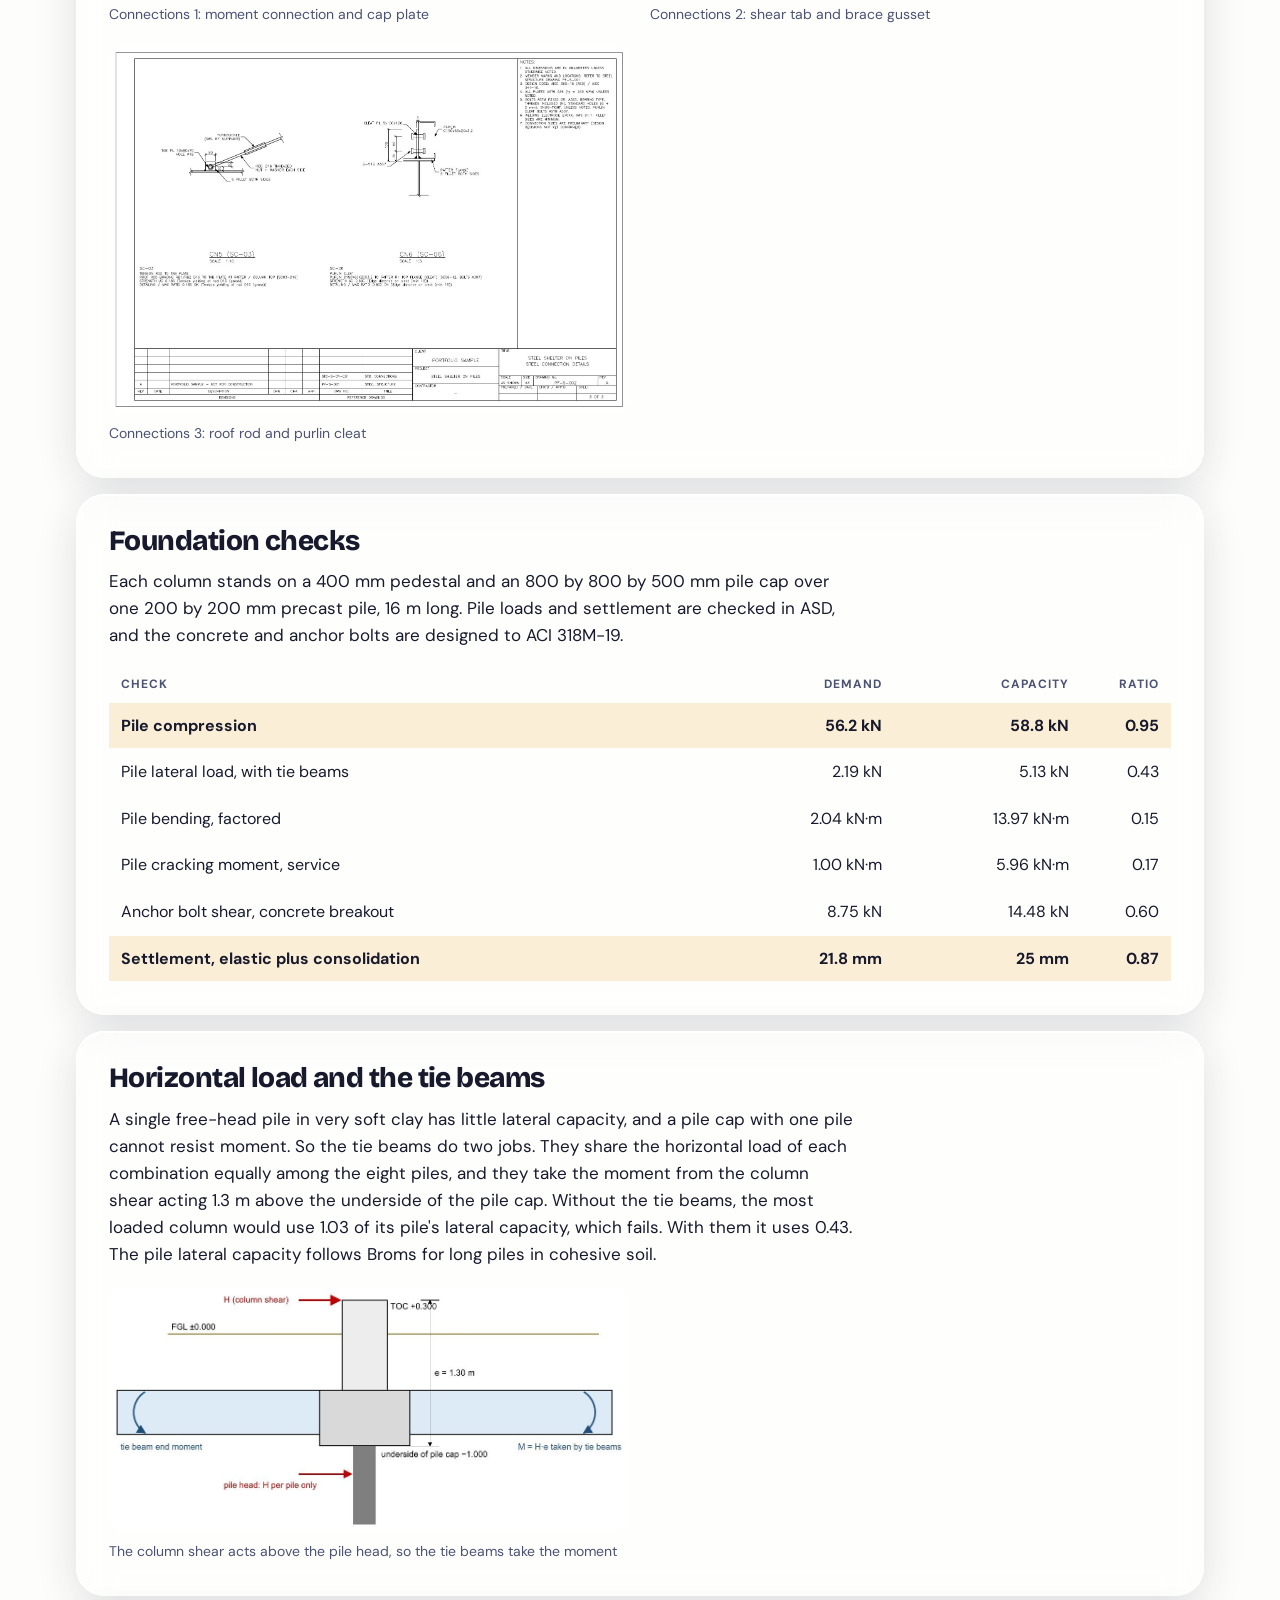
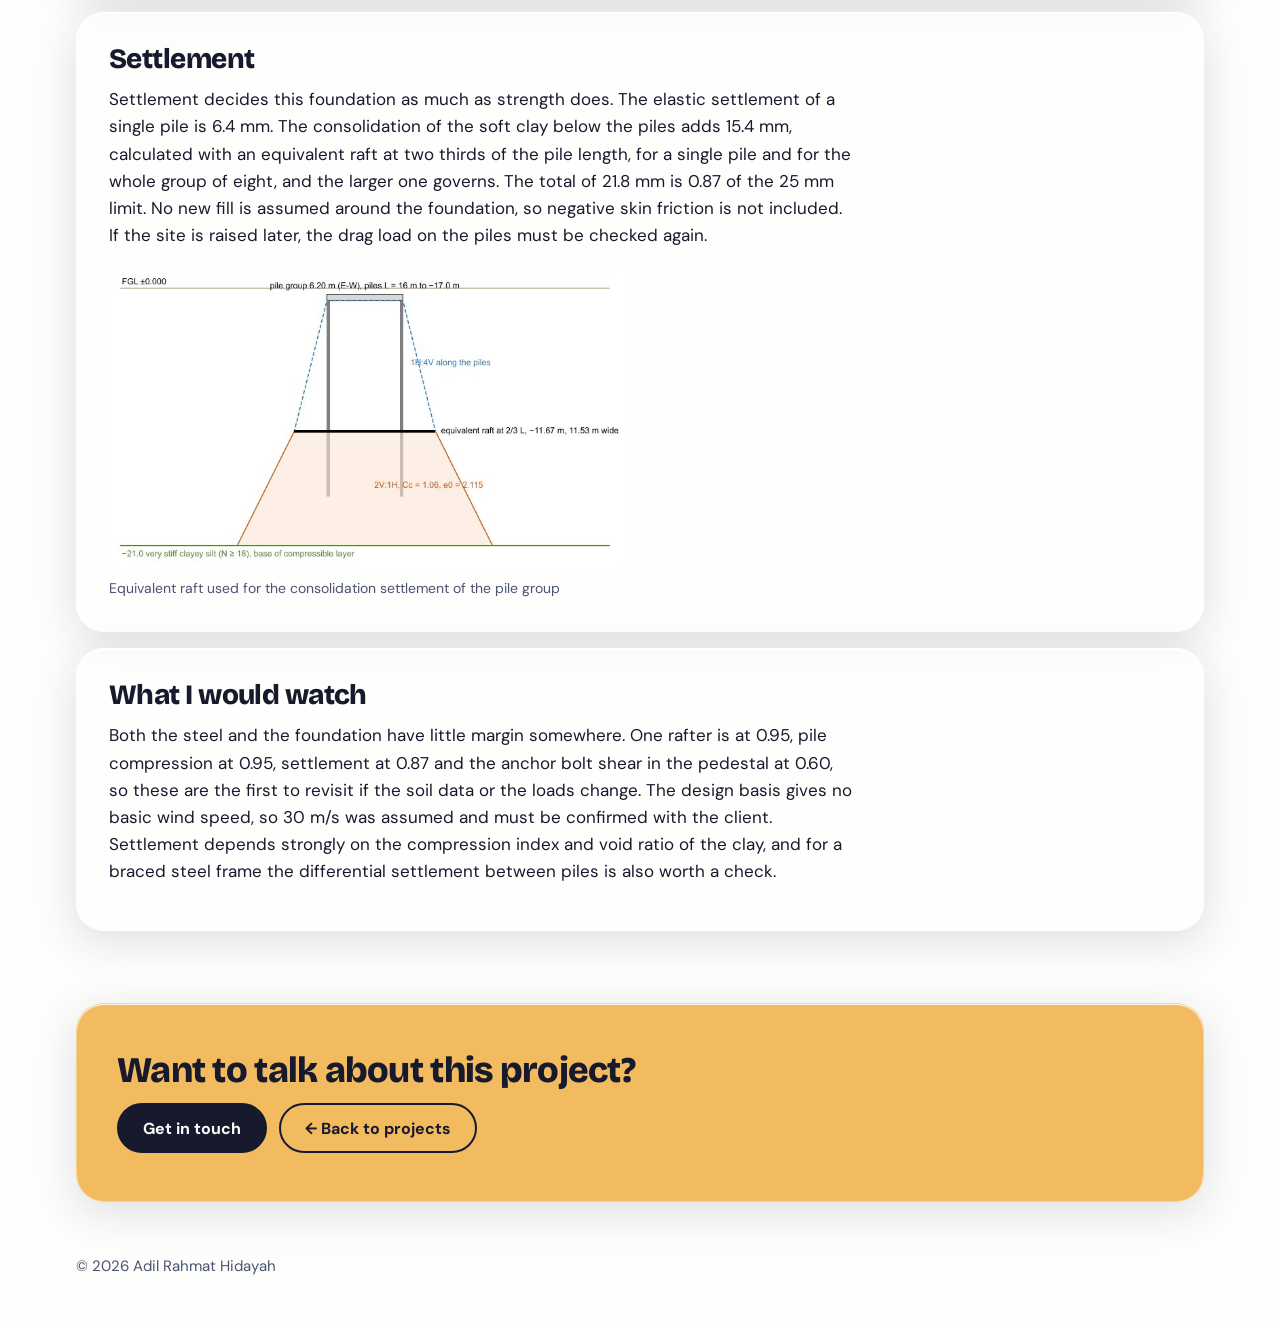
<file: docs/projects/shelter-case.html>
<!doctype html>
<html lang="en">
<head>
  <meta charset="utf-8">
  <meta name="viewport" content="width=device-width, initial-scale=1">
  <title>Adil Rahmat Hidayah</title>
  <link rel="preconnect" href="https://fonts.googleapis.com">
  <link rel="preconnect" href="https://fonts.gstatic.com" crossorigin>
  <link href="https://fonts.googleapis.com/css2?family=Bricolage+Grotesque:wght@600;700;800&family=DM+Sans:wght@400;500;700&display=swap" rel="stylesheet">
  <link rel="stylesheet" href="../style.css">
  <script src="../i18n.js" defer></script>
  <script src="../dynamic.js" defer></script>
</head>
<body data-title-key="p5_title">
  <a class="skip" href="#main" data-i18n="skip">Skip to content</a>
  <header class="site-header">
    <div class="wrap">
      <div class="pill">
        <a class="brand" href="../index.html">Adil Rahmat Hidayah</a>
        <nav class="nav" aria-label="Main">
          <a class="link" href="../index.html#about" data-i18n="nav_about">About</a>
          <a class="link" href="../index.html#skills" data-i18n="nav_skills">Skills</a>
          <a class="link" href="../index.html#projects" data-i18n="nav_projects">Projects</a>
          <a class="link" href="../index.html#experience" data-i18n="nav_experience">Experience</a>
          <a class="link" href="../index.html#contact" data-i18n="nav_contact">Contact</a>
          <div class="lang-toggle" role="group" aria-label="Language">
            <button type="button" data-lang="en" aria-pressed="true">EN</button>
            <button type="button" data-lang="id" aria-pressed="false">ID</button>
          </div>
        </nav>
      </div>
    </div>
  </header>
  <main id="main">
    <div class="proj-head">
      <div class="wrap">
        <div class="card">
          <a class="back btn ghost" href="../index.html#work" data-i18n="page_back">← Back to projects</a>
          <h1 data-i18n="p5_title"></h1>
          <p data-i18n="p5_sum"></p>
        </div>
      </div>
    </div>
    <div class="wrap proj-body">
      <div class="card"><div class="chips"><span class="chip" data-i18n="p5_tools"></span><span class="chip amber" data-i18n="p5_status"></span></div></div>
      <div class="card"><h2 data-i18n="page_problem">The problem</h2><div class="prose"><p data-i18n="p5_problem"></p></div></div>
      <div class="card"><h2 data-i18n="sh_h"></h2><div class="prose"><p data-i18n="sh_intro"></p></div>
        <svg class="fchart fdesk" viewBox="0 0 1100 460" role="img" aria-label="Shelter workflow"><defs><marker id="shdh" viewBox="0 0 10 10" refX="8" refY="5" markerWidth="10" markerHeight="10" orient="auto-start-reverse"><path d="M0 0L10 5L0 10z" class="fc-ah"/></marker><marker id="shdhL" viewBox="0 0 10 10" refX="8" refY="5" markerWidth="10" markerHeight="10" orient="auto-start-reverse"><path d="M0 0L10 5L0 10z" class="fc-ahl"/></marker></defs><rect class="fc-n" x="0" y="60" width="170" height="80" rx="14"/><foreignObject x="6" y="60" width="158" height="80"><div class="fc-t"><div><b data-i18n="sh_in"></b><span data-i18n="sh_in_d"></span></div></div></foreignObject><path class="fc-a" d="M170 100 H208" marker-end="url(#shdh)"/><rect class="fc-n" x="210" y="60" width="170" height="80" rx="14"/><foreignObject x="216" y="60" width="158" height="80"><div class="fc-t"><div><b data-i18n="sh_mod"></b><span data-i18n="sh_mod_d"></span></div></div></foreignObject><path class="fc-a" d="M380 100 H418" marker-end="url(#shdh)"/><rect class="fc-n" x="420" y="60" width="170" height="80" rx="14"/><foreignObject x="426" y="60" width="158" height="80"><div class="fc-t"><div><b data-i18n="sh_load"></b><span data-i18n="sh_load_d"></span></div></div></foreignObject><path class="fc-a" d="M590 100 H628" marker-end="url(#shdh)"/><rect class="fc-n" x="630" y="60" width="170" height="80" rx="14"/><foreignObject x="636" y="60" width="158" height="80"><div class="fc-t"><div><b data-i18n="sh_steel"></b><span data-i18n="sh_steel_d"></span></div></div></foreignObject><path class="fc-a" d="M800 100 H848" marker-end="url(#shdh)"/><polygon class="fc-d" points="850,100 925,45 1000,100 925,155"/><foreignObject x="880" y="72" width="90" height="56"><div class="fc-t" data-i18n="sh_ok1"></div></foreignObject><path class="fc-l" d="M925 45 V15 H295 V58" marker-end="url(#shdhL)"/><text class="fc-lb" x="937" y="32" data-i18n="p1_wf_fail"></text><path class="fc-a" d="M925 155 V190 H85 V228" marker-end="url(#shdh)"/><text class="fc-lb" x="937" y="178" data-i18n="p1_wf_yes"></text><rect class="fc-n" x="0" y="230" width="170" height="80" rx="14"/><foreignObject x="6" y="230" width="158" height="80"><div class="fc-t"><div><b data-i18n="sh_bp"></b><span data-i18n="sh_bp_d"></span></div></div></foreignObject><path class="fc-a" d="M170 270 H208" marker-end="url(#shdh)"/><rect class="fc-n" x="210" y="230" width="170" height="80" rx="14"/><foreignObject x="216" y="230" width="158" height="80"><div class="fc-t"><div><b data-i18n="sh_fnd"></b><span data-i18n="sh_fnd_d"></span></div></div></foreignObject><path class="fc-a" d="M380 270 H418" marker-end="url(#shdh)"/><rect class="fc-n" x="420" y="230" width="170" height="80" rx="14"/><foreignObject x="426" y="230" width="158" height="80"><div class="fc-t"><div><b data-i18n="sh_fchk"></b><span data-i18n="sh_fchk_d"></span></div></div></foreignObject><path class="fc-a" d="M590 270 H648" marker-end="url(#shdh)"/><polygon class="fc-d" points="650,270 725,215 800,270 725,325"/><foreignObject x="680" y="242" width="90" height="56"><div class="fc-t" data-i18n="sh_ok2"></div></foreignObject><path class="fc-l" d="M725 325 V365 H295 V312" marker-end="url(#shdhL)"/><text class="fc-lb" x="737" y="352" data-i18n="p1_wf_fail"></text><path class="fc-a" d="M800 270 H838" marker-end="url(#shdh)"/><text class="fc-lb" x="808" y="260" data-i18n="p1_wf_yes"></text><rect class="fc-n" x="840" y="230" width="170" height="80" rx="14"/><foreignObject x="846" y="230" width="158" height="80"><div class="fc-t"><div><b data-i18n="sh_rep"></b><span data-i18n="sh_rep_d"></span></div></div></foreignObject><path class="fc-a" d="M925 310 V348" marker-end="url(#shdh)"/><rect class="fc-o" x="840" y="350" width="170" height="80" rx="14"/><foreignObject x="846" y="350" width="158" height="80"><div class="fc-t"><div><span data-i18n="sh_rev"></span></div></div></foreignObject></svg>
        <svg class="fchart fmob" viewBox="0 0 360 1004" role="img" aria-label="Shelter workflow"><defs><marker id="shmh" viewBox="0 0 10 10" refX="8" refY="5" markerWidth="10" markerHeight="10" orient="auto-start-reverse"><path d="M0 0L10 5L0 10z" class="fc-ah"/></marker><marker id="shmhL" viewBox="0 0 10 10" refX="8" refY="5" markerWidth="10" markerHeight="10" orient="auto-start-reverse"><path d="M0 0L10 5L0 10z" class="fc-ahl"/></marker></defs><rect class="fc-n" x="30" y="4" width="300" height="50" rx="14"/><foreignObject x="36" y="4" width="288" height="50"><div class="fc-t"><div><b data-i18n="sh_in"></b><span data-i18n="sh_in_d"></span></div></div></foreignObject><rect class="fc-n" x="30" y="78" width="300" height="58" rx="14"/><foreignObject x="36" y="78" width="288" height="58"><div class="fc-t"><div><b data-i18n="sh_mod"></b><span data-i18n="sh_mod_d"></span></div></div></foreignObject><rect class="fc-n" x="30" y="160" width="300" height="58" rx="14"/><foreignObject x="36" y="160" width="288" height="58"><div class="fc-t"><div><b data-i18n="sh_load"></b><span data-i18n="sh_load_d"></span></div></div></foreignObject><rect class="fc-n" x="30" y="242" width="300" height="58" rx="14"/><foreignObject x="36" y="242" width="288" height="58"><div class="fc-t"><div><b data-i18n="sh_steel"></b><span data-i18n="sh_steel_d"></span></div></div></foreignObject><path class="fc-a" d="M180 54 V78" marker-end="url(#shmh)"/><path class="fc-a" d="M180 136 V160" marker-end="url(#shmh)"/><path class="fc-a" d="M180 218 V242" marker-end="url(#shmh)"/><path class="fc-a" d="M180 300 V324" marker-end="url(#shmh)"/><polygon class="fc-d" points="60,384 180,324 300,384 180,444"/><foreignObject x="115" y="356" width="130" height="56"><div class="fc-t" data-i18n="sh_ok1"></div></foreignObject><path class="fc-l" d="M60 384 H8 V107 H28" marker-end="url(#shmhL)"/><text class="fc-lb" x="14" y="376" data-i18n="p1_wf_fail"></text><path class="fc-a" d="M180 444 V468" marker-end="url(#shmh)"/><text class="fc-lb" x="192" y="462" data-i18n="p1_wf_yes"></text><rect class="fc-n" x="30" y="468" width="300" height="58" rx="14"/><foreignObject x="36" y="468" width="288" height="58"><div class="fc-t"><div><b data-i18n="sh_bp"></b><span data-i18n="sh_bp_d"></span></div></div></foreignObject><path class="fc-a" d="M180 526 V550" marker-end="url(#shmh)"/><rect class="fc-n" x="30" y="550" width="300" height="58" rx="14"/><foreignObject x="36" y="550" width="288" height="58"><div class="fc-t"><div><b data-i18n="sh_fnd"></b><span data-i18n="sh_fnd_d"></span></div></div></foreignObject><path class="fc-a" d="M180 608 V632" marker-end="url(#shmh)"/><rect class="fc-n" x="30" y="632" width="300" height="58" rx="14"/><foreignObject x="36" y="632" width="288" height="58"><div class="fc-t"><div><b data-i18n="sh_fchk"></b><span data-i18n="sh_fchk_d"></span></div></div></foreignObject><path class="fc-a" d="M180 690 V714" marker-end="url(#shmh)"/><polygon class="fc-d" points="60,774 180,714 300,774 180,834"/><foreignObject x="115" y="746" width="130" height="56"><div class="fc-t" data-i18n="sh_ok2"></div></foreignObject><path class="fc-l" d="M60 774 H8 V579 H28" marker-end="url(#shmhL)"/><text class="fc-lb" x="14" y="766" data-i18n="p1_wf_fail"></text><path class="fc-a" d="M180 834 V858" marker-end="url(#shmh)"/><text class="fc-lb" x="192" y="852" data-i18n="p1_wf_yes"></text><rect class="fc-n" x="30" y="858" width="300" height="58" rx="14"/><foreignObject x="36" y="858" width="288" height="58"><div class="fc-t"><div><b data-i18n="sh_rep"></b><span data-i18n="sh_rep_d"></span></div></div></foreignObject><path class="fc-a" d="M180 916 V940" marker-end="url(#shmh)"/><rect class="fc-o" x="30" y="940" width="300" height="58" rx="14"/><foreignObject x="36" y="940" width="288" height="58"><div class="fc-t"><div><span data-i18n="sh_rev"></span></div></div></foreignObject></svg>
        <div class="fleg"><span><i class="sw sw-c"></i><span data-i18n="sh_leg_step"></span></span><span><i class="sw sw-a"></i><span data-i18n="sh_leg_loop"></span></span><span><i class="sw sw-e"></i><span data-i18n="sh_leg_eng"></span></span></div></div>
      <div class="card"><h2 data-i18n="sh_m_h"></h2><div class="prose"><p data-i18n="sh_m_p"></p></div>
        <div class="figgrid">
          <figure class="shotfig"><img src="../assets/sh-iso.jpg" alt="" loading="lazy"><figcaption data-i18n="sh_f1"></figcaption></figure>
          <figure class="shotfig"><img src="../assets/sh-plan.jpg" alt="" loading="lazy"><figcaption data-i18n="sh_f2"></figcaption></figure>
          <figure class="shotfig"><img src="../assets/sh-elev.jpg" alt="" loading="lazy"><figcaption data-i18n="sh_f3"></figcaption></figure>
        </div></div>
      <div class="card"><h2 data-i18n="page_approach">What I built</h2><div class="prose"><p data-i18n="p5_approach"></p></div>
        <figure class="shotfig sfig"><img src="../assets/sh-uc.jpg" alt="" loading="lazy"><figcaption data-i18n="p5_fig"></figcaption></figure></div>
      <div class="card"><h2 data-i18n="p5_res_h"></h2><div class="prose"><p data-i18n="p5_res"></p></div>
        <table class="rtable"><thead><tr><th data-i18n="p5_t_c"></th><th data-i18n="p5_t_r"></th></tr></thead><tbody><tr class=gov><td data-i18n="p5_r1"></td><td>0.95</td></tr><tr><td data-i18n="p5_r2"></td><td>0.54</td></tr><tr><td data-i18n="p5_r3"></td><td>0.39</td></tr><tr><td data-i18n="p5_r4"></td><td>0.20</td></tr><tr><td data-i18n="p5_r5"></td><td>0.31</td></tr></tbody></table></div>
      <div class="card"><h2 data-i18n="p5_found_h"></h2><div class="prose"><p data-i18n="p5_found"></p></div></div>
      <div class="card"><h2 data-i18n="p5_dwg_h"></h2><div class="prose"><p data-i18n="p5_dwg"></p></div>
        <div class="figgrid"><figure class="shotfig sfig"><a class="zoom" href="../assets/shelter-sheet-1.jpg" target="_blank" rel="noopener"><img src="../assets/shelter-sheet-1.jpg" alt="" loading="lazy"></a><figcaption data-i18n="p5_sh1"></figcaption></figure><figure class="shotfig sfig"><a class="zoom" href="../assets/shelter-sheet-2.jpg" target="_blank" rel="noopener"><img src="../assets/shelter-sheet-2.jpg" alt="" loading="lazy"></a><figcaption data-i18n="p5_sh2"></figcaption></figure><figure class="shotfig sfig"><a class="zoom" href="../assets/shelter-sheet-3.jpg" target="_blank" rel="noopener"><img src="../assets/shelter-sheet-3.jpg" alt="" loading="lazy"></a><figcaption data-i18n="p5_sh3"></figcaption></figure><figure class="shotfig sfig"><a class="zoom" href="../assets/shelter-sheet-4.jpg" target="_blank" rel="noopener"><img src="../assets/shelter-sheet-4.jpg" alt="" loading="lazy"></a><figcaption data-i18n="p5_sh4"></figcaption></figure><figure class="shotfig sfig"><a class="zoom" href="../assets/shelter-sheet-5.jpg" target="_blank" rel="noopener"><img src="../assets/shelter-sheet-5.jpg" alt="" loading="lazy"></a><figcaption data-i18n="p5_sh5"></figcaption></figure><figure class="shotfig sfig"><a class="zoom" href="../assets/shelter-sheet-6.jpg" target="_blank" rel="noopener"><img src="../assets/shelter-sheet-6.jpg" alt="" loading="lazy"></a><figcaption data-i18n="p5_sh6"></figcaption></figure><figure class="shotfig sfig"><a class="zoom" href="../assets/shelter-sheet-7.jpg" target="_blank" rel="noopener"><img src="../assets/shelter-sheet-7.jpg" alt="" loading="lazy"></a><figcaption data-i18n="p5_sh7"></figcaption></figure><figure class="shotfig sfig"><a class="zoom" href="../assets/shelter-sheet-8.jpg" target="_blank" rel="noopener"><img src="../assets/shelter-sheet-8.jpg" alt="" loading="lazy"></a><figcaption data-i18n="p5_sh8"></figcaption></figure><figure class="shotfig sfig"><a class="zoom" href="../assets/shelter-sheet-9.jpg" target="_blank" rel="noopener"><img src="../assets/shelter-sheet-9.jpg" alt="" loading="lazy"></a><figcaption data-i18n="p5_sh9"></figcaption></figure></div></div>
      <div class="card"><h2 data-i18n="p5_chk_h"></h2><div class="prose"><p data-i18n="p5_chk"></p></div>
        <table class="rtable"><thead><tr><th data-i18n="p5_t_c"></th><th data-i18n="p5_t_d"></th><th data-i18n="p5_t_k"></th><th data-i18n="p5_t_r"></th></tr></thead><tbody><tr class=gov><td data-i18n="p5_f1"></td><td>56.2 kN</td><td>58.8 kN</td><td>0.95</td></tr><tr><td data-i18n="p5_f2"></td><td>2.19 kN</td><td>5.13 kN</td><td>0.43</td></tr><tr><td data-i18n="p5_f3"></td><td>2.04 kN·m</td><td>13.97 kN·m</td><td>0.15</td></tr><tr><td data-i18n="p5_f4"></td><td>1.00 kN·m</td><td>5.96 kN·m</td><td>0.17</td></tr><tr><td data-i18n="p5_f5"></td><td>8.75 kN</td><td>14.48 kN</td><td>0.60</td></tr><tr class=gov><td data-i18n="p5_f6"></td><td>21.8 mm</td><td>25 mm</td><td>0.87</td></tr></tbody></table></div>
      <div class="card"><h2 data-i18n="p5_lat_h"></h2><div class="prose"><p data-i18n="p5_lat"></p></div>
        <figure class="shotfig sfig"><img src="../assets/sh-ecc.jpg" alt="" loading="lazy"><figcaption data-i18n="p5_fig_ecc"></figcaption></figure></div>
      <div class="card"><h2 data-i18n="p5_set_h"></h2><div class="prose"><p data-i18n="p5_set"></p></div>
        <figure class="shotfig sfig"><img src="../assets/sh-raft.jpg" alt="" loading="lazy"><figcaption data-i18n="p5_fig_raft"></figcaption></figure></div>
      <div class="card"><h2 data-i18n="p5_watch_h"></h2><div class="prose"><p data-i18n="p5_watch"></p></div></div>
    </div>
    <section class="sec contact">
      <div class="wrap"><div class="card">
        <h2 data-i18n="page_next_h">Want to talk about this project?</h2>
        <div class="btns"><a class="btn dark" href="../index.html#contact" data-i18n="cta_contact">Get in touch</a><a class="btn ghost" href="../index.html#work" data-i18n="page_back">← Back to projects</a></div>
      </div></div>
    </section>
  </main>
  <footer><div class="wrap"><span data-i18n="footer">© 2026 Adil Rahmat Hidayah</span></div></footer>
</body>
</html>
</file>
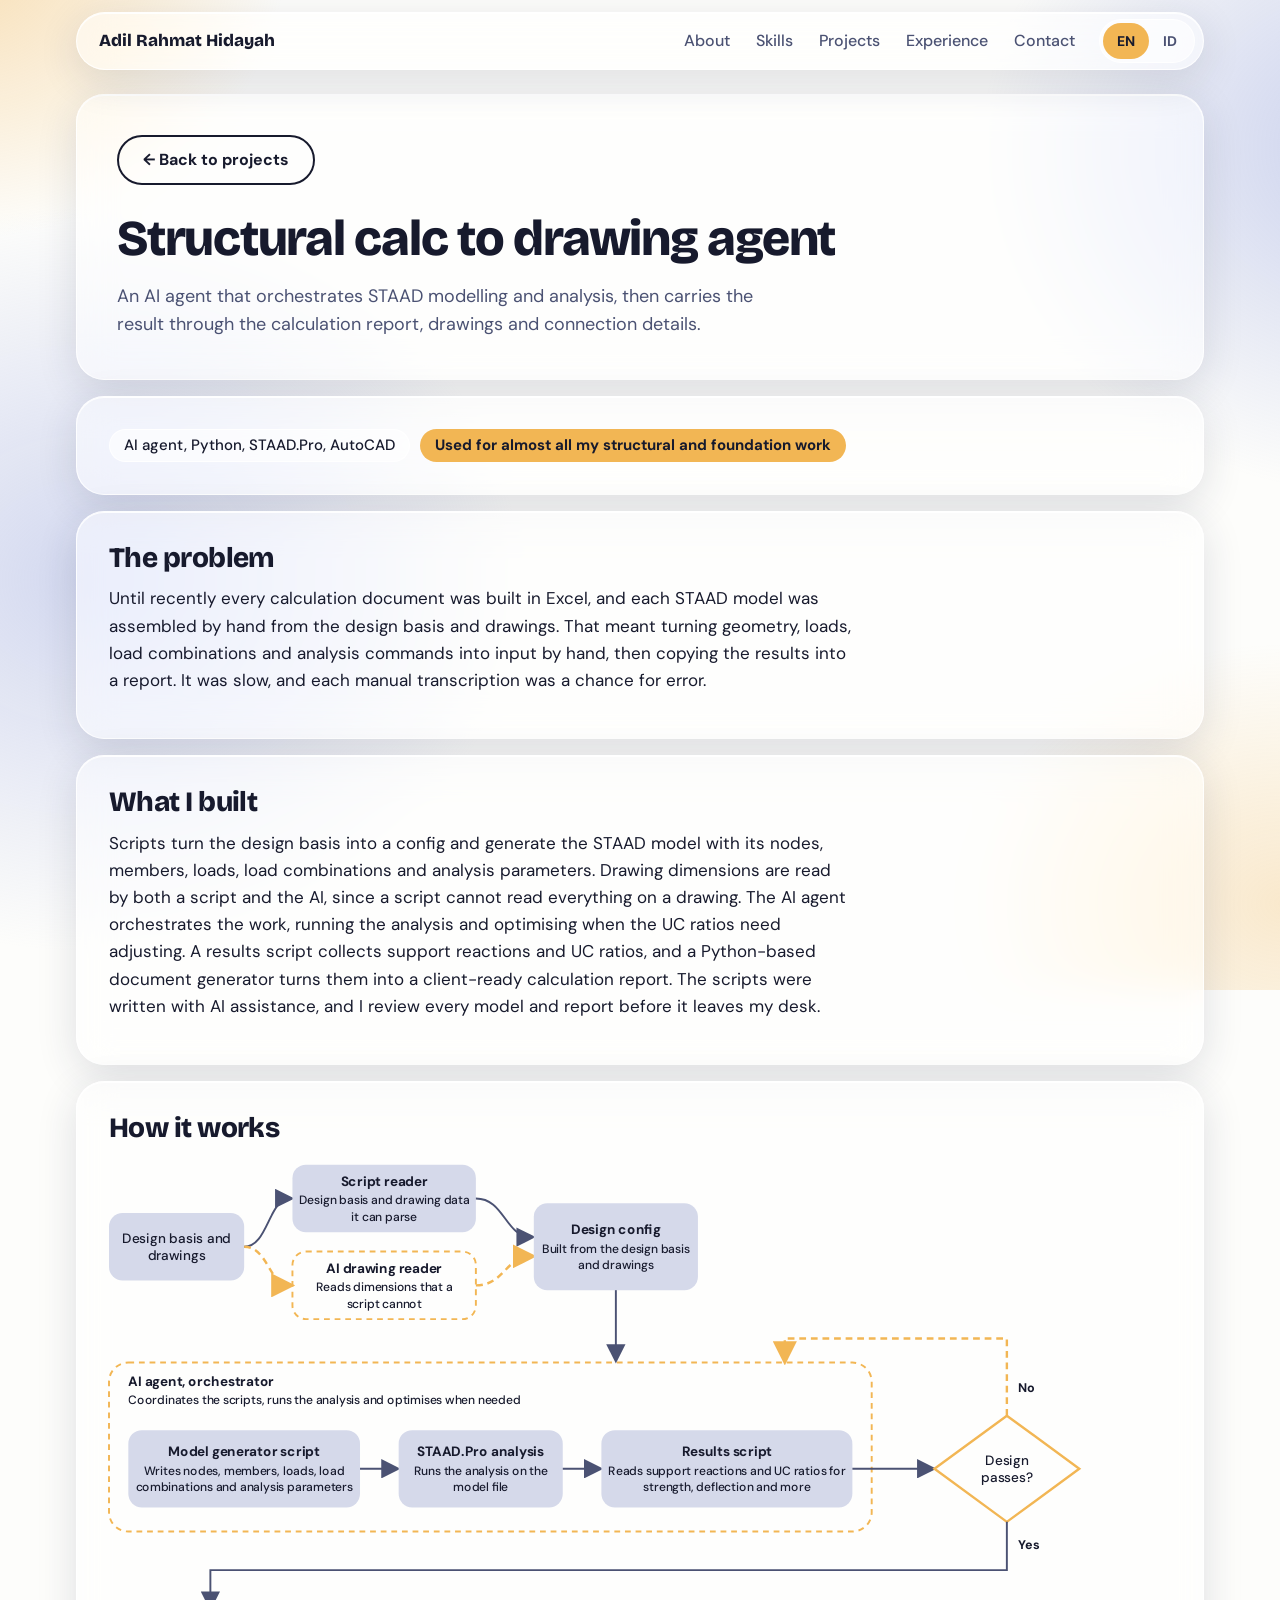
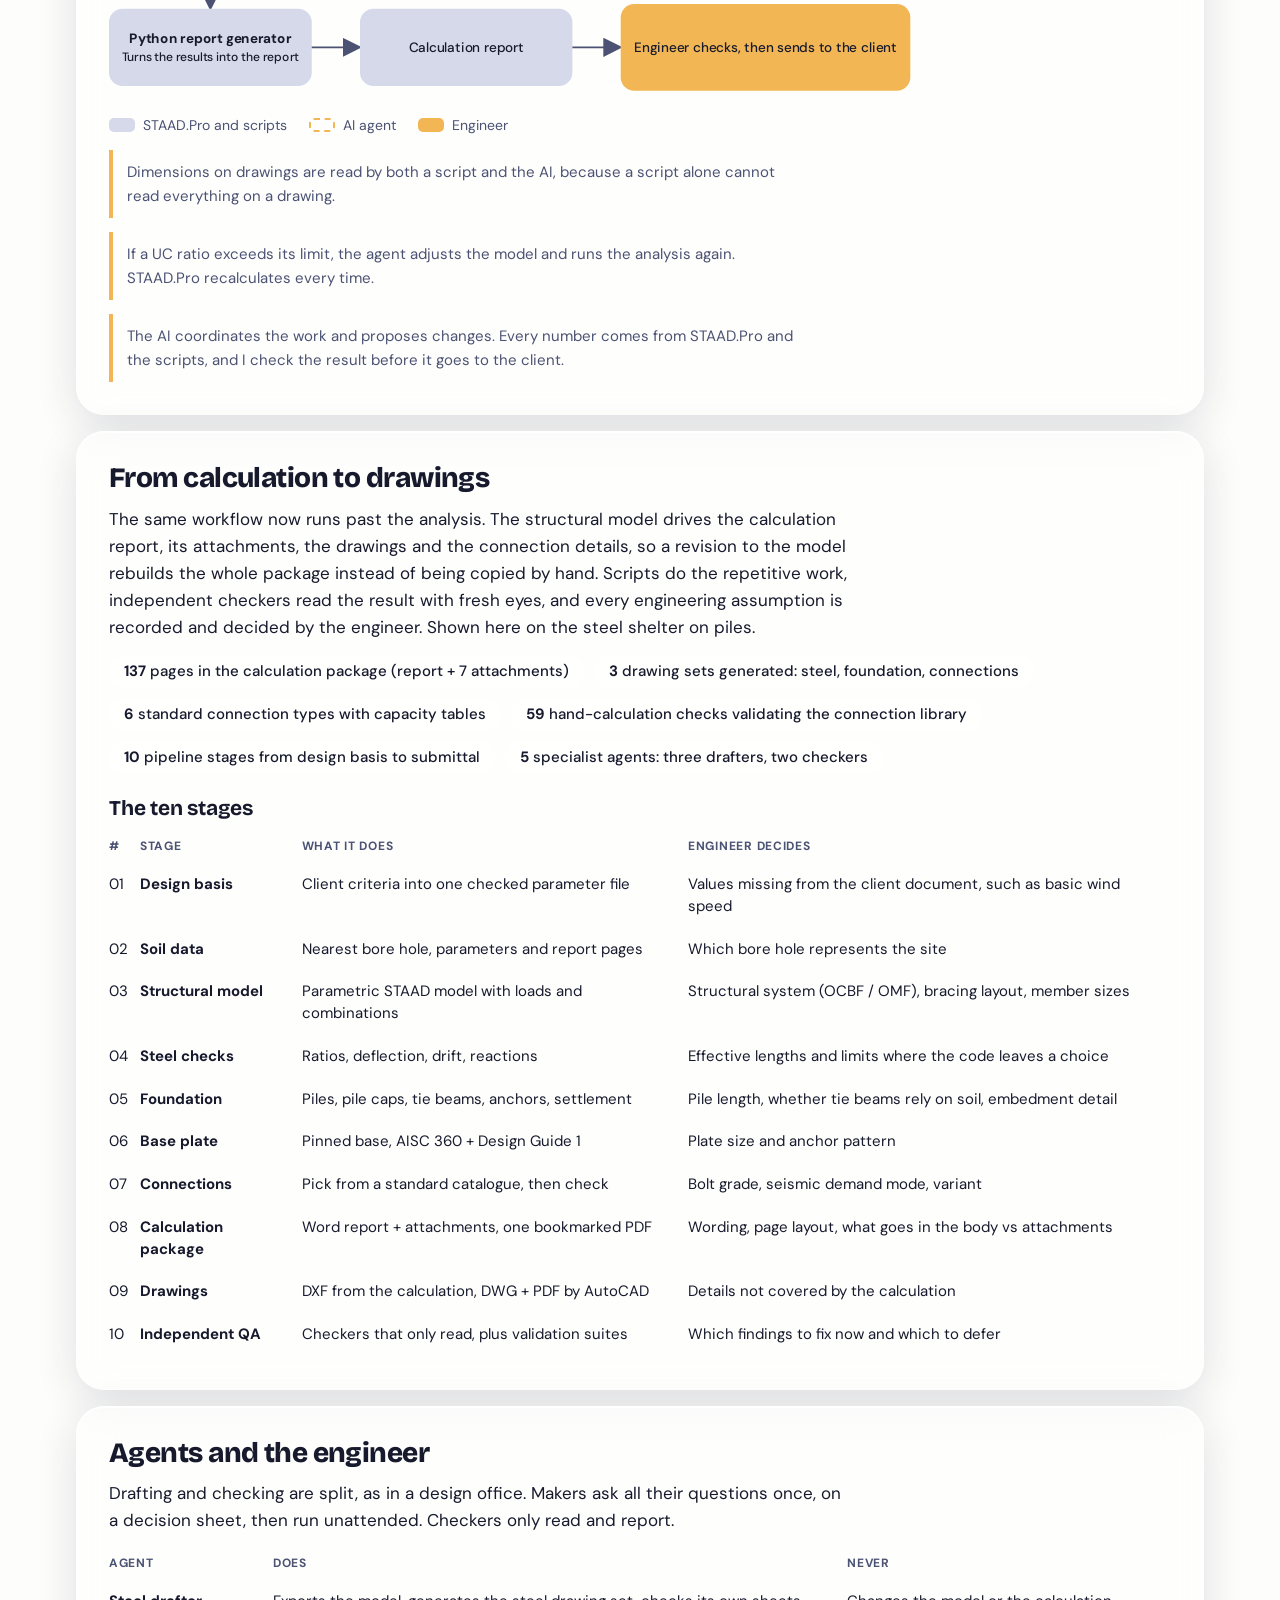
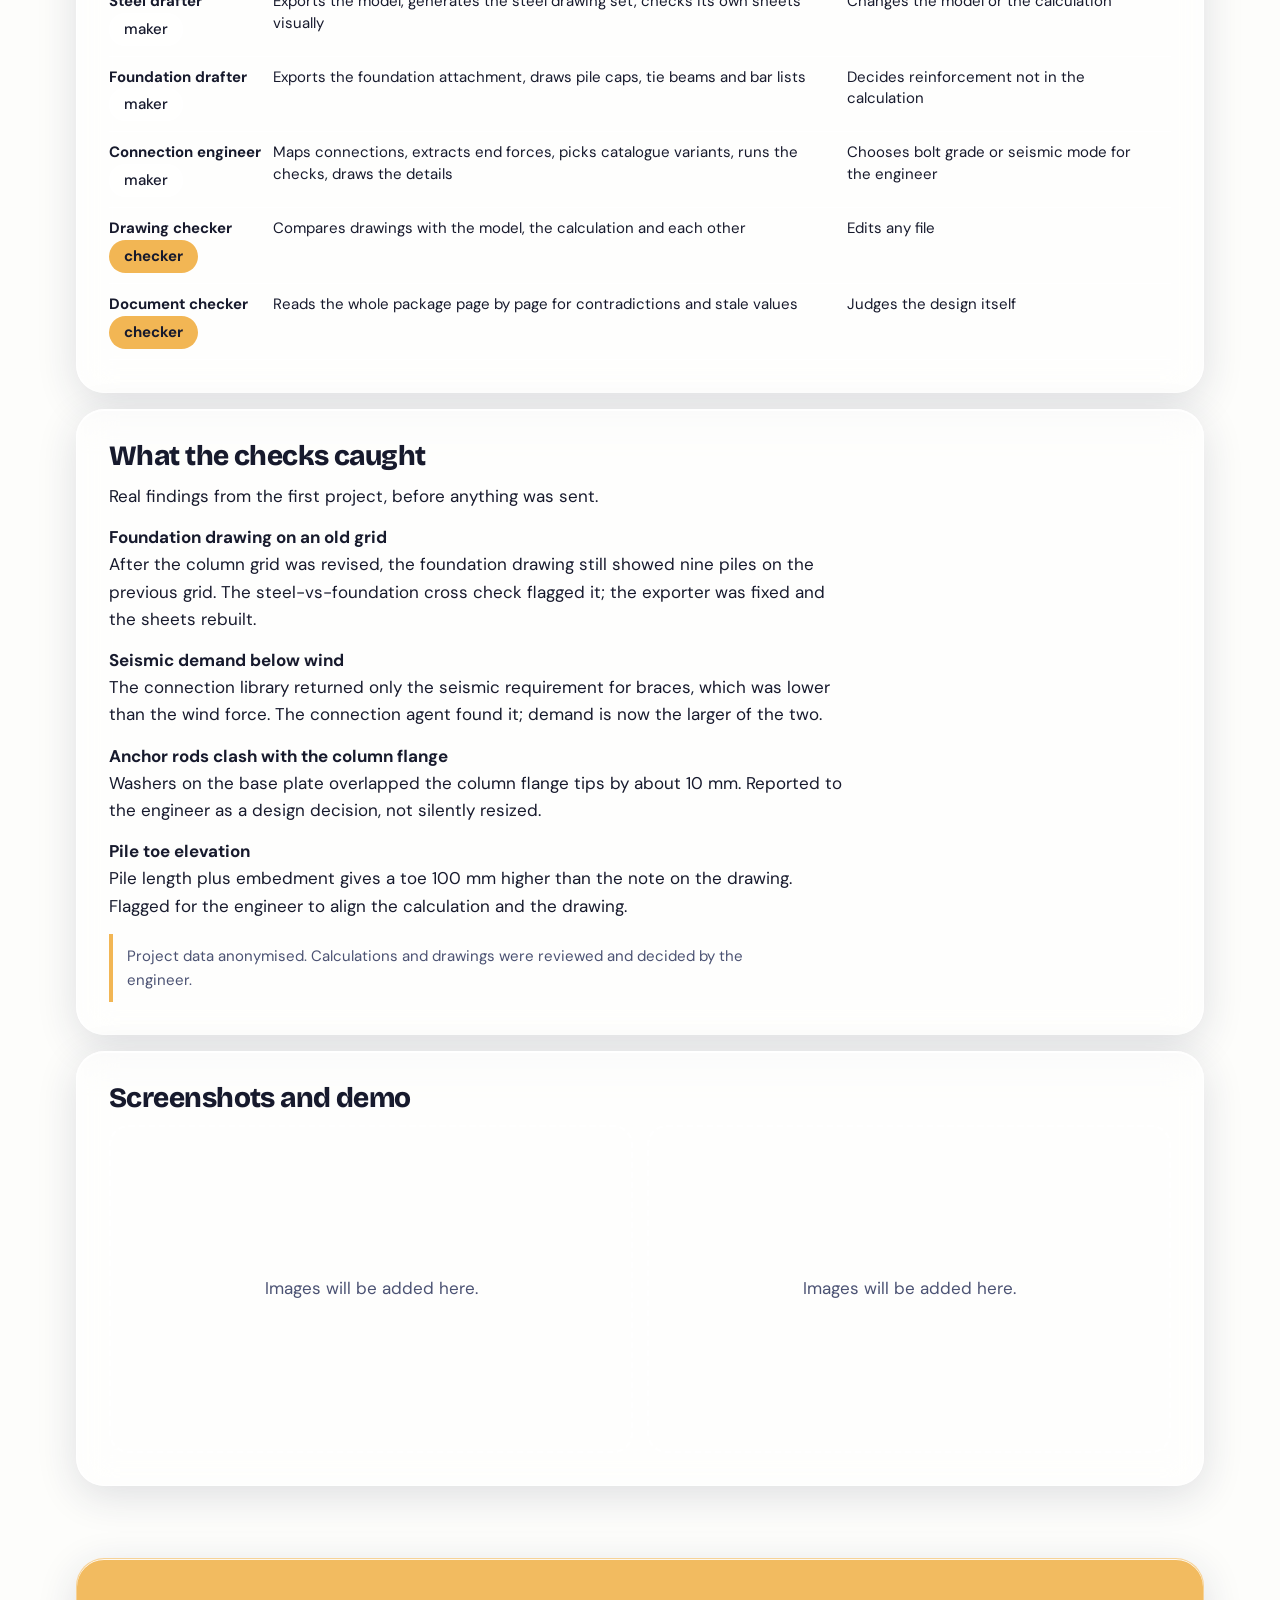
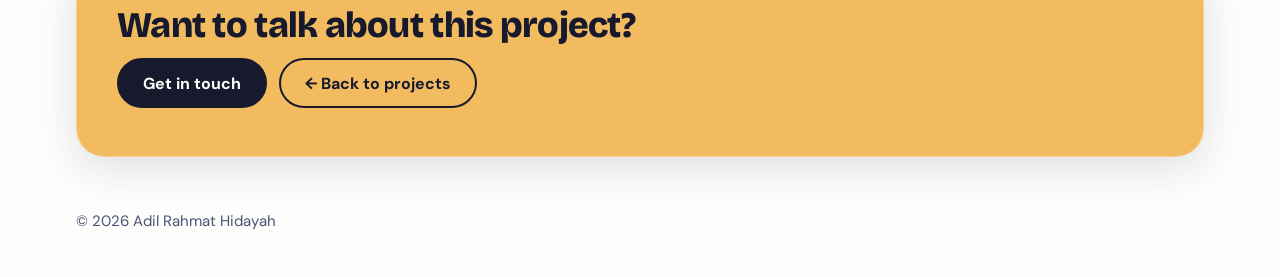
<file: docs/projects/staad-agent.html>
<!doctype html>
<html lang="en">
<head>
  <meta charset="utf-8">
  <meta name="viewport" content="width=device-width, initial-scale=1">
  <title>Adil Rahmat Hidayah</title>
  <link rel="preconnect" href="https://fonts.googleapis.com">
  <link rel="preconnect" href="https://fonts.gstatic.com" crossorigin>
  <link href="https://fonts.googleapis.com/css2?family=Bricolage+Grotesque:wght@600;700;800&family=DM+Sans:wght@400;500;700&display=swap" rel="stylesheet">
  <link rel="stylesheet" href="../style.css">
  <script src="../i18n.js" defer></script>
  <script src="../dynamic.js" defer></script>
</head>
<body data-title-key="p2_title">
  <a class="skip" href="#main" data-i18n="skip">Skip to content</a>
  <header class="site-header">
    <div class="wrap">
      <div class="pill">
        <a class="brand" href="../index.html">Adil Rahmat Hidayah</a>
        <nav class="nav" aria-label="Main">
          <a class="link" href="../index.html#about" data-i18n="nav_about">About</a>
          <a class="link" href="../index.html#skills" data-i18n="nav_skills">Skills</a>
          <a class="link" href="../index.html#projects" data-i18n="nav_projects">Projects</a>
          <a class="link" href="../index.html#experience" data-i18n="nav_experience">Experience</a>
          <a class="link" href="../index.html#contact" data-i18n="nav_contact">Contact</a>
          <div class="lang-toggle" role="group" aria-label="Language">
            <button type="button" data-lang="en" aria-pressed="true">EN</button>
            <button type="button" data-lang="id" aria-pressed="false">ID</button>
          </div>
        </nav>
      </div>
    </div>
  </header>
  <main id="main">
    <div class="proj-head">
      <div class="wrap">
        <div class="card">
          <a class="back btn ghost" href="../index.html#projects" data-i18n="page_back">← Back to projects</a>
          <h1 data-i18n="p2_title"></h1>
          <p data-i18n="p2_sum"></p>
        </div>
      </div>
    </div>
    <div class="wrap proj-body">
      <div class="card"><div class="chips"><span class="chip" data-i18n="p2_tools"></span><span class="chip amber" data-i18n="p2_status"></span></div></div>
      <div class="card"><h2 data-i18n="page_problem">The problem</h2><div class="prose"><p data-i18n="p2_problem"></p></div></div>
      <div class="card"><h2 data-i18n="page_approach">What I built</h2><div class="prose"><p data-i18n="p2_approach"></p></div></div>
      <div class="card"><h2 data-i18n="p1_wf_h">How it works</h2>
        <svg class="fchart fdesk" viewBox="0 0 1100 566" role="img" aria-label="Structural calc to drawing agent"><defs><marker id="sah" viewBox="0 0 10 10" refX="8" refY="5" markerWidth="10" markerHeight="10" orient="auto-start-reverse"><path d="M0 0L10 5L0 10z" class="fc-ah"/></marker><marker id="sahL" viewBox="0 0 10 10" refX="8" refY="5" markerWidth="10" markerHeight="10" orient="auto-start-reverse"><path d="M0 0L10 5L0 10z" class="fc-ahl"/></marker></defs><rect class="fc-n" x="0" y="60" width="140" height="70" rx="14"/><foreignObject x="6" y="60" width="128" height="70"><div class="fc-t"><div data-i18n="s_src"></div></div></foreignObject><path class="fc-a" d="M140 95 C165 95 165 45 188 45" marker-end="url(#sah)"/><path class="fc-l" d="M140 95 C165 95 165 135 188 135" marker-end="url(#sahL)"/><rect class="fc-n" x="190" y="10" width="190" height="70" rx="14"/><foreignObject x="196" y="10" width="178" height="70"><div class="fc-t"><div><b data-i18n="s_reader"></b><span data-i18n="s_reader_d"></span></div></div></foreignObject><rect class="fc-ai" x="190" y="100" width="190" height="70" rx="14"/><foreignObject x="196" y="100" width="178" height="70"><div class="fc-t"><div><b data-i18n="s_aird"></b><span data-i18n="s_aird_d"></span></div></div></foreignObject><path class="fc-a" d="M380 45 C410 45 410 85 438 85" marker-end="url(#sah)"/><path class="fc-l" d="M380 135 C410 135 410 105 438 105" marker-end="url(#sahL)"/><rect class="fc-n" x="440" y="50" width="170" height="90" rx="14"/><foreignObject x="446" y="50" width="158" height="90"><div class="fc-t"><div><b data-i18n="s_cfg"></b><span data-i18n="s_cfg_d"></span></div></div></foreignObject><path class="fc-a" d="M525 140 V212" marker-end="url(#sah)"/><rect class="fc-ai" x="0" y="215" width="790" height="175" rx="20"/><foreignObject x="20" y="222" width="620" height="44"><div class="fc-t fc-tl"><div><b data-i18n="s_agent"></b><span data-i18n="s_agent_d"></span></div></div></foreignObject><rect class="fc-n" x="20" y="285" width="240" height="80" rx="14"/><foreignObject x="26" y="285" width="228" height="80"><div class="fc-t"><div><b data-i18n="s_mg"></b><span data-i18n="s_mg_d"></span></div></div></foreignObject><path class="fc-a" d="M260 325 H298" marker-end="url(#sah)"/><rect class="fc-n" x="300" y="285" width="170" height="80" rx="14"/><foreignObject x="306" y="285" width="158" height="80"><div class="fc-t"><div><b data-i18n="s_staad"></b><span data-i18n="s_staad_d"></span></div></div></foreignObject><path class="fc-a" d="M470 325 H508" marker-end="url(#sah)"/><rect class="fc-n" x="510" y="285" width="260" height="80" rx="14"/><foreignObject x="516" y="285" width="248" height="80"><div class="fc-t"><div><b data-i18n="s_ana"></b><span data-i18n="s_ana_d"></span></div></div></foreignObject><path class="fc-a" d="M770 325 H853" marker-end="url(#sah)"/><polygon class="fc-d" points="855,325 930,270 1005,325 930,380"/><foreignObject x="885" y="297" width="90" height="56"><div class="fc-t" data-i18n="s_ok"></div></foreignObject><path class="fc-l" d="M930 270 V190 H700 V213" marker-end="url(#sahL)"/><text class="fc-lb" x="942" y="245" data-i18n="p1_wf_fail"></text><path class="fc-a" d="M930 380 V430 H105 V468" marker-end="url(#sah)"/><text class="fc-lb" x="942" y="408" data-i18n="p1_wf_yes"></text><rect class="fc-n" x="0" y="470" width="210" height="80" rx="14"/><foreignObject x="6" y="470" width="198" height="80"><div class="fc-t"><div><b data-i18n="s_gen"></b><span data-i18n="s_gen_d"></span></div></div></foreignObject><path class="fc-a" d="M210 510 H258" marker-end="url(#sah)"/><rect class="fc-n" x="260" y="470" width="220" height="80" rx="14"/><foreignObject x="266" y="470" width="208" height="80"><div class="fc-t"><div data-i18n="s_rep"></div></div></foreignObject><path class="fc-a" d="M480 510 H528" marker-end="url(#sah)"/><rect class="fc-o" x="530" y="465" width="300" height="90" rx="14"/><foreignObject x="536" y="465" width="288" height="90"><div class="fc-t"><div data-i18n="s_rev"></div></div></foreignObject></svg>
        <svg class="fchart fmob" viewBox="0 0 360 968" role="img" aria-label="Structural calc to drawing agent"><defs><marker id="smah" viewBox="0 0 10 10" refX="8" refY="5" markerWidth="10" markerHeight="10" orient="auto-start-reverse"><path d="M0 0L10 5L0 10z" class="fc-ah"/></marker><marker id="smahL" viewBox="0 0 10 10" refX="8" refY="5" markerWidth="10" markerHeight="10" orient="auto-start-reverse"><path d="M0 0L10 5L0 10z" class="fc-ahl"/></marker></defs><rect class="fc-n" x="30" y="4" width="300" height="42" rx="14"/><foreignObject x="36" y="4" width="288" height="42"><div class="fc-t"><div data-i18n="s_src"></div></div></foreignObject><path class="fc-a" d="M180 46 V56 H103 V70" marker-end="url(#smah)"/><path class="fc-l" d="M180 46 V56 H257 V70" marker-end="url(#smahL)"/><rect class="fc-n" x="30" y="72" width="146" height="86" rx="14"/><foreignObject x="36" y="72" width="134" height="86"><div class="fc-t"><div><b data-i18n="s_reader"></b><span data-i18n="s_reader_d"></span></div></div></foreignObject><rect class="fc-ai" x="184" y="72" width="146" height="86" rx="14"/><foreignObject x="190" y="72" width="134" height="86"><div class="fc-t"><div><b data-i18n="s_aird"></b><span data-i18n="s_aird_d"></span></div></div></foreignObject><path class="fc-a" d="M103 158 V172 H180 V186" marker-end="url(#smah)"/><path class="fc-l" d="M257 158 V172 H180 V186" marker-end="url(#smahL)"/><rect class="fc-n" x="30" y="188" width="300" height="58" rx="14"/><foreignObject x="36" y="188" width="288" height="58"><div class="fc-t"><div><b data-i18n="s_cfg"></b><span data-i18n="s_cfg_d"></span></div></div></foreignObject><path class="fc-a" d="M180 246 V266" marker-end="url(#smah)"/><rect class="fc-ai" x="20" y="268" width="320" height="318" rx="20"/><foreignObject x="34" y="274" width="292" height="58"><div class="fc-t fc-tl"><div><b data-i18n="s_agent"></b><span data-i18n="s_agent_d"></span></div></div></foreignObject><rect class="fc-n" x="34" y="340" width="292" height="66" rx="14"/><foreignObject x="40" y="340" width="280" height="66"><div class="fc-t"><div><b data-i18n="s_mg"></b><span data-i18n="s_mg_d"></span></div></div></foreignObject><path class="fc-a" d="M180 406 V428" marker-end="url(#smah)"/><rect class="fc-n" x="34" y="430" width="292" height="50" rx="14"/><foreignObject x="40" y="430" width="280" height="50"><div class="fc-t"><div><b data-i18n="s_staad"></b><span data-i18n="s_staad_d"></span></div></div></foreignObject><path class="fc-a" d="M180 480 V502" marker-end="url(#smah)"/><rect class="fc-n" x="34" y="504" width="292" height="70" rx="14"/><foreignObject x="40" y="504" width="280" height="70"><div class="fc-t"><div><b data-i18n="s_ana"></b><span data-i18n="s_ana_d"></span></div></div></foreignObject><path class="fc-a" d="M180 574 V610" marker-end="url(#smah)"/><polygon class="fc-d" points="180,612 300,666 180,720 60,666"/><foreignObject x="115" y="638" width="130" height="56"><div class="fc-t" data-i18n="s_ok"></div></foreignObject><text class="fc-lb" x="14" y="658" data-i18n="p1_wf_fail"></text><path class="fc-l" d="M60 666 H8 V440 H18" marker-end="url(#smahL)"/><path class="fc-a" d="M180 720 V748" marker-end="url(#smah)"/><text class="fc-lb" x="192" y="740" data-i18n="p1_wf_yes"></text><rect class="fc-n" x="30" y="750" width="300" height="60" rx="14"/><foreignObject x="36" y="750" width="288" height="60"><div class="fc-t"><div><b data-i18n="s_gen"></b><span data-i18n="s_gen_d"></span></div></div></foreignObject><path class="fc-a" d="M180 810 V834" marker-end="url(#smah)"/><rect class="fc-n" x="30" y="836" width="300" height="42" rx="14"/><foreignObject x="36" y="836" width="288" height="42"><div class="fc-t"><div data-i18n="s_rep"></div></div></foreignObject><path class="fc-a" d="M180 878 V902" marker-end="url(#smah)"/><rect class="fc-o" x="30" y="904" width="300" height="56" rx="14"/><foreignObject x="36" y="904" width="288" height="56"><div class="fc-t"><div data-i18n="s_rev"></div></div></foreignObject></svg>
        <div class="fleg"><span><i class="sw sw-c"></i><span data-i18n="s_leg_calc"></span></span><span><i class="sw sw-a"></i><span data-i18n="s_leg_ai"></span></span><span><i class="sw sw-e"></i><span data-i18n="s_leg_eng"></span></span></div>
        <p class="floop" data-i18n="s_note0"></p>
        <p class="floop" data-i18n="s_note1"></p>
        <p class="floop" data-i18n="s_note2"></p>
      </div>
      <div class="card"><h2 data-i18n="pl_h"></h2><div class="prose"><p data-i18n="pl_p"></p></div>
        <div class="chips" style="margin-top:14px;flex-wrap:wrap"><span class="chip"><b>137</b>&nbsp;<span data-i18n="pl_st1"></span></span><span class="chip"><b>3</b>&nbsp;<span data-i18n="pl_st2"></span></span><span class="chip"><b>6</b>&nbsp;<span data-i18n="pl_st3"></span></span><span class="chip"><b>59</b>&nbsp;<span data-i18n="pl_st4"></span></span><span class="chip"><b>10</b>&nbsp;<span data-i18n="pl_st5"></span></span><span class="chip"><b>5</b>&nbsp;<span data-i18n="pl_st6"></span></span></div>
        <h3 data-i18n="pl_sh" style="margin:22px 0 8px"></h3>
        <div style="overflow-x:auto"><table class="ptable"><thead><tr><th>#</th><th data-i18n="pl_c1"></th><th data-i18n="pl_c2"></th><th data-i18n="pl_c3"></th></tr></thead><tbody><tr><td>01</td><td><b data-i18n="pl_s1_t"></b></td><td data-i18n="pl_s1_o"></td><td data-i18n="pl_s1_d"></td></tr><tr><td>02</td><td><b data-i18n="pl_s2_t"></b></td><td data-i18n="pl_s2_o"></td><td data-i18n="pl_s2_d"></td></tr><tr><td>03</td><td><b data-i18n="pl_s3_t"></b></td><td data-i18n="pl_s3_o"></td><td data-i18n="pl_s3_d"></td></tr><tr><td>04</td><td><b data-i18n="pl_s4_t"></b></td><td data-i18n="pl_s4_o"></td><td data-i18n="pl_s4_d"></td></tr><tr><td>05</td><td><b data-i18n="pl_s5_t"></b></td><td data-i18n="pl_s5_o"></td><td data-i18n="pl_s5_d"></td></tr><tr><td>06</td><td><b data-i18n="pl_s6_t"></b></td><td data-i18n="pl_s6_o"></td><td data-i18n="pl_s6_d"></td></tr><tr><td>07</td><td><b data-i18n="pl_s7_t"></b></td><td data-i18n="pl_s7_o"></td><td data-i18n="pl_s7_d"></td></tr><tr><td>08</td><td><b data-i18n="pl_s8_t"></b></td><td data-i18n="pl_s8_o"></td><td data-i18n="pl_s8_d"></td></tr><tr><td>09</td><td><b data-i18n="pl_s9_t"></b></td><td data-i18n="pl_s9_o"></td><td data-i18n="pl_s9_d"></td></tr><tr><td>10</td><td><b data-i18n="pl_s10_t"></b></td><td data-i18n="pl_s10_o"></td><td data-i18n="pl_s10_d"></td></tr></tbody></table></div></div>
      <div class="card"><h2 data-i18n="pl_ah"></h2><div class="prose"><p data-i18n="pl_ap"></p></div>
        <div style="overflow-x:auto"><table class="ptable"><thead><tr><th data-i18n="pl_a1"></th><th data-i18n="pl_a2"></th><th data-i18n="pl_a3"></th></tr></thead><tbody><tr><td><b data-i18n="pl_a1_n"></b><br><span class="chip" data-i18n="pl_a1_k"></span></td><td data-i18n="pl_a1_d"></td><td data-i18n="pl_a1_x"></td></tr><tr><td><b data-i18n="pl_a2_n"></b><br><span class="chip" data-i18n="pl_a2_k"></span></td><td data-i18n="pl_a2_d"></td><td data-i18n="pl_a2_x"></td></tr><tr><td><b data-i18n="pl_a3_n"></b><br><span class="chip" data-i18n="pl_a3_k"></span></td><td data-i18n="pl_a3_d"></td><td data-i18n="pl_a3_x"></td></tr><tr><td><b data-i18n="pl_a4_n"></b><br><span class="chip amber" data-i18n="pl_a4_k"></span></td><td data-i18n="pl_a4_d"></td><td data-i18n="pl_a4_x"></td></tr><tr><td><b data-i18n="pl_a5_n"></b><br><span class="chip amber" data-i18n="pl_a5_k"></span></td><td data-i18n="pl_a5_d"></td><td data-i18n="pl_a5_x"></td></tr></tbody></table></div></div>
      <div class="card"><h2 data-i18n="pl_ch"></h2><div class="prose"><p data-i18n="pl_cp"></p></div><div class="prose" style="margin-top:14px"><p><b data-i18n="pl_c1_t"></b><br><span data-i18n="pl_c1_p"></span></p></div><div class="prose" style="margin-top:14px"><p><b data-i18n="pl_c2_t"></b><br><span data-i18n="pl_c2_p"></span></p></div><div class="prose" style="margin-top:14px"><p><b data-i18n="pl_c3_t"></b><br><span data-i18n="pl_c3_p"></span></p></div><div class="prose" style="margin-top:14px"><p><b data-i18n="pl_c4_t"></b><br><span data-i18n="pl_c4_p"></span></p></div>
        <p class="floop" data-i18n="pl_f"></p></div>
      <div class="card"><h2 data-i18n="page_shots">Screenshots and demo</h2>
        <div class="shots"><div class="shot" data-i18n="page_shots_note"></div><div class="shot" data-i18n="page_shots_note"></div></div></div>
    </div>
    <section class="sec contact">
      <div class="wrap"><div class="card">
        <h2 data-i18n="page_next_h">Want to talk about this project?</h2>
        <div class="btns"><a class="btn dark" href="../index.html#contact" data-i18n="cta_contact">Get in touch</a><a class="btn ghost" href="../index.html#projects" data-i18n="page_back">← Back to projects</a></div>
      </div></div>
    </section>
  </main>
  <footer><div class="wrap"><span data-i18n="footer">© 2026 Adil Rahmat Hidayah</span></div></footer>
</body>
</html>
</file>
<file: docs/style.css>
/* Direction: friendly bento. Deep navy page, rounded cards, one amber accent.
   The palette is Adil's own pick. Dark is the default theme; light mirrors it. */
:root {
  --bg: #171a2d;
  --card: #252d47;
  --card-2: #3e4565;
  --art: #3e4565;
  --text: #fdfdfb;
  --text-soft: #b9bfd6;
  --amber: #f2b654;
  --on-amber: #171a2d;
  --link: #f2b654;
  --glass: rgba(37, 45, 71, 0.55);
  --glass-chip: rgba(253, 253, 251, 0.1);
  --glass-border: rgba(255, 255, 255, 0.16);
  --glass-shadow: 0 10px 40px rgba(5, 8, 20, 0.38);
  --glass-hi: inset 0 1px 0 rgba(255, 255, 255, 0.14);
  --orbs:
    radial-gradient(520px 460px at 6% 4%, rgba(242, 182, 84, 0.32), transparent 62%),
    radial-gradient(640px 560px at 98% 22%, rgba(96, 110, 180, 0.5), transparent 62%),
    radial-gradient(700px 600px at 14% 62%, rgba(62, 69, 101, 0.95), transparent 62%),
    radial-gradient(520px 420px at 92% 92%, rgba(242, 182, 84, 0.2), transparent 62%);
  --glow-color: 255, 255, 255;
  --radius: 28px;
  --gutter: 16px;
  --max: 1160px;
  --head: "Bricolage Grotesque", "Avenir Next", "Helvetica Neue", Arial, sans-serif;
  --body: "DM Sans", "Helvetica Neue", Arial, sans-serif;
  color-scheme: dark;
}
@media (prefers-color-scheme: light) {
  :root:not([data-theme="dark"]) {
    --bg: #fdfdfb;
    --card: #eef0f7;
    --card-2: #d5d9ea;
    --art: #252d47;
    --text: #171a2d;
    --text-soft: #4b5273;
    --link: #252d47;
  --glow-color: 242, 182, 84;
  --glass: rgba(255, 255, 255, 0.55);
  --glass-chip: rgba(255, 255, 255, 0.6);
  --glass-border: rgba(255, 255, 255, 0.85);
  --glass-shadow: 0 10px 40px rgba(37, 45, 71, 0.14);
  --glass-hi: inset 0 1px 0 rgba(255, 255, 255, 0.9);
  --orbs:
    radial-gradient(520px 460px at 6% 4%, rgba(242, 182, 84, 0.42), transparent 62%),
    radial-gradient(640px 560px at 98% 22%, rgba(120, 138, 214, 0.38), transparent 62%),
    radial-gradient(700px 600px at 14% 62%, rgba(176, 186, 230, 0.55), transparent 62%),
    radial-gradient(520px 420px at 92% 92%, rgba(242, 182, 84, 0.28), transparent 62%);
    color-scheme: light;
  }
}
:root[data-theme="light"] {
  --bg: #fdfdfb;
  --card: #eef0f7;
  --card-2: #d5d9ea;
  --art: #252d47;
  --text: #171a2d;
  --text-soft: #4b5273;
  --link: #252d47;
  --glow-color: 242, 182, 84;
  --glass: rgba(255, 255, 255, 0.55);
  --glass-chip: rgba(255, 255, 255, 0.6);
  --glass-border: rgba(255, 255, 255, 0.85);
  --glass-shadow: 0 10px 40px rgba(37, 45, 71, 0.14);
  --glass-hi: inset 0 1px 0 rgba(255, 255, 255, 0.9);
  --orbs:
    radial-gradient(520px 460px at 6% 4%, rgba(242, 182, 84, 0.42), transparent 62%),
    radial-gradient(640px 560px at 98% 22%, rgba(120, 138, 214, 0.38), transparent 62%),
    radial-gradient(700px 600px at 14% 62%, rgba(176, 186, 230, 0.55), transparent 62%),
    radial-gradient(520px 420px at 92% 92%, rgba(242, 182, 84, 0.28), transparent 62%);
  color-scheme: light;
}

* { box-sizing: border-box; }
html { scroll-behavior: smooth; }
@media (prefers-reduced-motion: reduce) { html { scroll-behavior: auto; } * { animation: none !important; transition: none !important; } }
body {
  margin: 0; background: var(--bg); color: var(--text);
  font-family: var(--body); font-size: 17px; line-height: 1.6; -webkit-text-size-adjust: 100%;
}
body::before { content: ""; position: fixed; inset: 0 0 auto; height: env(safe-area-inset-top, 0px); z-index: 11; background: var(--bg); }
body::after { content: ""; position: fixed; inset: -10%; z-index: -1; background-image: var(--orbs); pointer-events: none; animation: drift 16s ease-in-out infinite alternate; will-change: transform; }
a { color: var(--link); text-underline-offset: 3px; }
:focus-visible { outline: 3px solid var(--amber); outline-offset: 3px; }
.skip { position: absolute; left: -999px; top: 8px; background: var(--amber); color: var(--on-amber); padding: 8px 12px; z-index: 20; border-radius: 8px; }
.skip:focus { left: 8px; }
.wrap { width: 100%; max-width: var(--max); margin: 0 auto; padding-inline: var(--gutter); }

/* floating pill nav */
.site-header { position: sticky; top: env(safe-area-inset-top, 0px); z-index: 10; padding: 12px 0; }
.pill {
  display: flex; align-items: center; justify-content: space-between; gap: 16px;
  border-radius: 999px; padding: 6px 8px 6px 22px; min-height: 54px;
}
.brand { font-family: var(--head); font-weight: 800; font-size: 17px; color: var(--text); text-decoration: none; white-space: nowrap; }
.nav { display: flex; align-items: center; gap: 22px; }
.nav a.link { color: var(--text-soft); text-decoration: none; font-weight: 500; font-size: 16px; }
.nav a.link:hover { color: var(--text); }
@media (max-width: 760px) { .nav a.link { display: none; } .pill { padding-left: 18px; } }
.lang-toggle { display: inline-flex; background: var(--glass-chip); border: 1px solid var(--glass-border); border-radius: 999px; padding: 3px; }
.lang-toggle button { font: 700 14px var(--body); border: 0; cursor: pointer; background: transparent; color: var(--text-soft); min-height: 36px; padding: 0 14px; border-radius: 999px; }
.lang-toggle button[aria-pressed="true"] { background: var(--amber); color: var(--on-amber); }

/* shared card + chips + buttons */
.card, .pc, .pill {
  background: radial-gradient(300px circle at var(--mx, 50%) var(--my, 50%), rgba(var(--glow-color), var(--glow)), transparent 70%), var(--glass);
  -webkit-backdrop-filter: blur(18px) saturate(140%); backdrop-filter: blur(18px) saturate(140%);
  border: 1px solid var(--glass-border); box-shadow: var(--glass-shadow), var(--glass-hi);
}
@supports not ((backdrop-filter: blur(1px)) or (-webkit-backdrop-filter: blur(1px))) {
  .card, .pc, .pill { background: var(--card); }
}
.card { border-radius: var(--radius); padding: 32px; min-width: 0; }
@media (max-width: 760px) { .card { padding: 24px; border-radius: 22px; } }
.chip { display: inline-block; background: var(--glass-chip); border: 1px solid var(--glass-border); color: var(--text); border-radius: 999px; padding: 5px 14px; font-size: 15px; font-weight: 500; line-height: 1.4; }
.chip.amber { background: var(--amber); border-color: transparent; color: var(--on-amber); font-weight: 700; }
.dot { display: inline-block; width: 9px; height: 9px; border-radius: 50%; background: #5ee08a; margin-right: 8px; }
.btns { display: flex; flex-wrap: wrap; gap: 12px; }
.btn { display: inline-flex; align-items: center; padding: 0 24px; min-height: 50px; border-radius: 999px; font-weight: 700; font-size: 16px; text-decoration: none; border: 2px solid var(--text); color: var(--text); }
.btn.primary { background: var(--amber); border-color: var(--amber); color: var(--on-amber); }
.btn.primary:hover { filter: brightness(1.08); }
.btn.ghost:hover { background: var(--text); color: var(--bg); }
.btn.dark { background: var(--on-amber); border-color: var(--on-amber); color: #fdfdfb; }

/* hero */
.hero { padding: 12px 0 16px; }
.hero .wrap { display: grid; grid-template-columns: 1.35fr 1fr; gap: 16px; }
@media (max-width: 900px) { .hero .wrap { grid-template-columns: 1fr; } }
.hero-main { padding: 40px; display: flex; flex-direction: column; justify-content: center; }
@media (max-width: 760px) { .hero-main { padding: 24px; } }
.hero-main .chip { align-self: flex-start; margin-bottom: 24px; }
.hero h1 { font-family: var(--head); font-weight: 800; font-size: clamp(38px, 5.6vw, 66px); line-height: 1; letter-spacing: -0.025em; margin: 0 0 16px; }
.lead { font-family: var(--head); font-weight: 600; font-size: clamp(18px, 2vw, 23px); line-height: 1.3; letter-spacing: -0.01em; margin: 0 0 14px; text-wrap: balance; }
.hero p.sub { color: var(--text-soft); max-width: 52ch; margin: 0 0 28px; }
.hero-photo { position: relative; overflow: hidden; background: var(--amber); border: 1px solid rgba(255, 255, 255, 0.35); box-shadow: var(--glass-shadow); border-radius: var(--radius); min-height: 420px; display: flex; align-items: flex-end; justify-content: center; }
.hero-word {
  position: absolute; left: 50%; top: 6%; transform: translateX(-50%); white-space: nowrap;
  font-family: var(--head); font-weight: 800; font-size: clamp(30px, 4.2vw, 54px); letter-spacing: -0.03em; line-height: 1;
  color: transparent; -webkit-text-stroke: 2px rgba(23, 26, 45, 0.45); user-select: none;
}
.hero-photo img { position: relative; width: calc(100% - 44px); max-width: 400px; height: auto; display: block; margin: 0 0 22px; border-radius: 24px; box-shadow: 0 14px 34px rgba(23, 26, 45, 0.28); }
@media (max-width: 900px) { .hero-photo { min-height: 340px; } .hero-photo img { max-width: 320px; } }

.tools { padding: 0 0 16px; }
.tools .card { display: flex; flex-wrap: wrap; gap: 10px; align-items: center; padding: 20px 24px; border-radius: 999px; }
@media (max-width: 760px) { .tools .card { border-radius: 22px; } }

/* sections */
.sec { padding: 48px 0 8px; scroll-margin-top: 72px; }
html { scroll-padding-top: 72px; }
h2 { font-family: var(--head); font-weight: 800; letter-spacing: -0.02em; font-size: clamp(26px, 3.4vw, 36px); line-height: 1.05; margin: 0 0 20px; }
h3 { font-family: var(--head); font-weight: 700; font-size: 21px; line-height: 1.2; margin: 0 0 6px; letter-spacing: -0.01em; }
.sec p { margin: 0; }

/* about bento */
.bento { display: grid; grid-template-columns: 2fr 1fr; gap: 16px; }
.bento .about { grid-row: 1 / span 3; display: flex; flex-direction: column; gap: 18px; justify-content: center; }
.bento .about p { font-size: clamp(16px, 1.6vw, 18px); line-height: 1.55; }
.bento .about p:first-child { font-family: var(--head); font-weight: 600; font-size: clamp(20px, 2.2vw, 26px); line-height: 1.3; letter-spacing: -0.01em; }
.stat .n { display: block; font-family: var(--head); font-weight: 800; font-size: clamp(32px, 3.8vw, 42px); line-height: 1; letter-spacing: -0.02em; }
.stat .l { display: block; margin-top: 8px; color: var(--text-soft); font-size: 16px; line-height: 1.4; }
.stat.amber { background: rgba(242, 182, 84, 0.93); color: var(--on-amber); border-color: rgba(255, 255, 255, 0.35); }
.stat.amber .l { color: rgba(23, 26, 45, 0.78); }
@media (max-width: 860px) { .bento { grid-template-columns: 1fr; } .bento .about { grid-row: auto; } }

.skills { display: grid; grid-template-columns: repeat(2, 1fr); gap: 16px; }
@media (max-width: 760px) { .skills { grid-template-columns: 1fr; } }
.skills p { color: var(--text-soft); }

/* projects */
.projects-intro { color: var(--text-soft); margin: -8px 0 24px !important; max-width: 62ch; }
.pgrid { display: grid; grid-template-columns: repeat(2, 1fr); gap: 16px; }
@media (max-width: 860px) { .pgrid { grid-template-columns: 1fr; } }
.pc { display: flex; flex-direction: column; gap: 18px; border-radius: var(--radius); padding: 14px 14px 26px; text-decoration: none; color: var(--text); transition: transform 0.15s; }
.pc:hover { transform: translateY(-4px); }
.pc .art { background: color-mix(in srgb, var(--art) 78%, transparent); border: 1px solid var(--glass-border); color: #fff; border-radius: calc(var(--radius) - 10px); display: grid; place-items: center; padding: 22px; }
.pc .art svg { width: 100%; max-width: 330px; height: auto; display: block; }
.pc .txt { padding: 0 14px; display: flex; flex-direction: column; gap: 10px; flex: 1; }
.pc h3 { font-size: 21px; margin: 0; }
.pc p { color: var(--text-soft); }
.pc .chips { display: flex; flex-wrap: wrap; gap: 8px; margin-top: auto; padding-top: 6px; }
.pc .btn { align-self: flex-start; margin: 4px 14px 0; min-height: 44px; font-size: 15px; }

/* experience */
.jobs { display: grid; gap: 16px; }
.job { display: grid; grid-template-columns: 200px 1fr; gap: 12px 32px; }
@media (max-width: 760px) { .job { grid-template-columns: 1fr; } }
.job .chip { align-self: flex-start; justify-self: start; }
.job .org { font-weight: 700; margin: 0 0 2px !important; }
.job .ctx { color: var(--text-soft); font-size: 16px; margin: 0 0 12px !important; }
.job ul { margin: 0; padding-left: 20px; max-width: 66ch; color: var(--text-soft); }
.job li { margin-bottom: 6px; }
.edu .thesis { color: var(--text-soft); margin: 4px 0 14px !important; max-width: 62ch; }
.awards { margin: 0; padding-left: 20px; max-width: 70ch; }
.awards li { margin-bottom: 8px; }

/* contact */
.contact { padding-bottom: 24px; }
.contact .card { background: rgba(242, 182, 84, 0.93); border-color: rgba(255, 255, 255, 0.35); color: var(--on-amber); padding: 48px 40px; }
@media (max-width: 760px) { .contact .card { padding: 32px 24px; } }
.contact h2 { margin-bottom: 14px; }
.contact p { max-width: 52ch; margin-bottom: 20px !important; font-size: 17px; }
.contact a.big { display: block; font-family: var(--head); font-weight: 800; letter-spacing: -0.02em; font-size: clamp(22px, 4vw, 38px); line-height: 1.1; color: var(--on-amber); word-break: break-word; margin-bottom: 28px; }
footer { padding: 28px 0 44px; color: var(--text-soft); font-size: 15px; }
footer .wrap { display: flex; justify-content: space-between; gap: 12px; flex-wrap: wrap; }

/* project pages */
.proj-head { padding: 12px 0 8px; }
.proj-head .card { padding: 40px; }
@media (max-width: 760px) { .proj-head .card { padding: 24px; } }
.proj-head .back { display: inline-flex; margin-bottom: 28px; }
.proj-head h1 { font-family: var(--head); font-weight: 800; font-size: clamp(28px, 4.4vw, 50px); line-height: 1.05; letter-spacing: -0.025em; margin: 0 0 16px; text-wrap: balance; }
.proj-head p { color: var(--text-soft); max-width: 56ch; font-size: 18px; margin: 0; }
.proj-body { padding-top: 8px; padding-bottom: 24px; display: grid; gap: 16px; }
.proj-body .chips { display: flex; flex-wrap: wrap; gap: 10px; }
.proj-body h2 { font-size: clamp(22px, 2.6vw, 28px); margin-bottom: 12px; }
.prose p { font-size: 17px; max-width: 62ch; margin: 0 0 12px; }
.shots { display: grid; grid-template-columns: repeat(2, 1fr); gap: 14px; }
@media (max-width: 760px) { .shots { grid-template-columns: 1fr; } }
.shot { aspect-ratio: 16 / 10; display: grid; place-items: center; text-align: center; padding: 16px; max-width: 100%; border-radius: 20px; border: 2px dashed var(--glass-border); color: var(--text-soft); }

/* ---------- motion ---------- */
@property --glow { syntax: "<number>"; inherits: false; initial-value: 0; }
@keyframes drift {
  0%   { transform: translate3d(-5%, -3%, 0) scale(1) rotate(0deg); }
  50%  { transform: translate3d(4%, 5%, 0) scale(1.12) rotate(2.5deg); }
  100% { transform: translate3d(-2%, 7%, 0) scale(1.04) rotate(-2deg); }
}
.card, .pc { transition: --glow 0.35s ease; }
.card:hover, .pc:hover { --glow: 0.16; }
:root[data-theme="light"] .card:hover, :root[data-theme="light"] .pc:hover { --glow: 0.3; }
@media (prefers-color-scheme: light) { :root:not([data-theme="dark"]) .card:hover, :root:not([data-theme="dark"]) .pc:hover { --glow: 0.3; } }
.pc { transition: transform 0.2s ease, --glow 0.35s ease; }
.stat.amber:hover, .contact .card:hover { --glow: 0; }

.progress { position: fixed; top: env(safe-area-inset-top, 0px); left: 0; right: 0; height: 3px; background: var(--amber); transform-origin: 0 50%; transform: scaleX(0); z-index: 12; pointer-events: none; }
.nav a.link { padding: 6px 2px; transition: color 0.2s; }
.nav a.link.active { color: var(--text); box-shadow: inset 0 -2px 0 var(--amber); }

html.js .rv { opacity: 0; transform: translateY(26px); }
html.js .rv.in { opacity: 1; transform: none; transition: opacity 0.7s ease var(--d, 0ms), transform 0.7s cubic-bezier(0.2, 0.7, 0.2, 1) var(--d, 0ms); }

/* polaroid-style photo and floating stickers */
.hero-photo img { width: calc(100% - 80px); max-width: 340px; margin: 0 0 36px; border: 10px solid #fdfdfb; border-radius: 14px; transform: rotate(-3deg); transition: transform 0.3s ease; }
.hero-photo:hover img { transform: rotate(0deg); }
.sticker { position: absolute; z-index: 2; background: #171a2d; color: #fdfdfb; border-radius: 999px; padding: 6px 15px; font-weight: 700; font-size: 15px; box-shadow: 0 8px 20px rgba(23, 26, 45, 0.3); animation: bob 4.2s ease-in-out infinite alternate; }
.sticker.s1 { left: 7%; bottom: 36%; --r: -7deg; }
.sticker.s2 { right: 7%; bottom: 17%; --r: 6deg; animation-delay: -2s; }
@keyframes bob { from { transform: translateY(0) rotate(var(--r, 0deg)); } to { transform: translateY(-8px) rotate(var(--r, 0deg)); } }
@media (max-width: 900px) { .hero-photo img { max-width: 290px; } .sticker { font-size: 14px; } }

.hero-role { font-family: var(--head); font-weight: 700; font-size: clamp(18px, 2.2vw, 24px); letter-spacing: -0.01em; color: var(--link); margin: 0 0 14px; }

/* photo now stands alone in its card */
.hero-photo { align-items: center; padding: 22px 0; }
.hero-photo img { margin: 0; }

.chip.soft { background: transparent; border-color: var(--amber); }

.tools .card { border-radius: var(--radius); padding: 22px 26px; }

/* about: story card on top, three facts underneath */
@media (min-width: 861px) {
  .bento { grid-template-columns: repeat(3, 1fr); }
  .bento .about { grid-column: 1 / -1; grid-row: auto; justify-content: flex-start; }
}
.bento .about p { max-width: 68ch; }
.bento .about p:first-child { font-size: clamp(18px, 1.7vw, 20px); font-family: var(--body); font-weight: 400; letter-spacing: 0; line-height: 1.6; }

.bento .about p, .bento .about p:first-child { font-size: 18px; }

/* title under the photo */
.hero-photo { flex-direction: column; gap: 20px; }
.photo-cap { margin: 0; font-family: var(--head); font-weight: 800; font-size: clamp(20px, 2.2vw, 26px); letter-spacing: -0.01em; color: var(--on-amber); text-align: center; }

.hero .lead { margin-bottom: 26px; max-width: 30ch; }

/* experience as a journey */
.journey { list-style: none; margin: 0; padding: 0; position: relative; display: grid; gap: 14px; }
.journey::before { content: ""; position: absolute; left: 50%; top: 8px; bottom: 8px; width: 3px; transform: translateX(-50%); border-radius: 3px; background: linear-gradient(var(--card-2), var(--amber)); opacity: 0.9; }
.stop { position: relative; display: grid; grid-template-columns: 1fr 1fr; align-items: start; }
.stop .card { grid-column: 1; margin-right: 40px; }
.stop:nth-child(even) .card { grid-column: 2; margin-right: 0; margin-left: 40px; }
.stop:nth-child(n+2) { margin-top: -190px; }
.stop .card { padding: 20px 22px; }
.node { position: absolute; left: 50%; top: 30px; width: 20px; height: 20px; transform: translateX(-50%); border-radius: 50%; background: var(--bg); border: 3px solid var(--card-2); z-index: 1; transition: background 0.4s, border-color 0.4s, box-shadow 0.4s; }
.stop.reached .node { background: var(--amber); border-color: var(--amber); }
.stop.now .node { background: var(--amber); border-color: var(--amber); animation: pulse 2.2s ease-out infinite; }
@keyframes pulse { 0% { box-shadow: 0 0 0 0 rgba(242, 182, 84, 0.6); } 80%, 100% { box-shadow: 0 0 0 16px rgba(242, 182, 84, 0); } }
.stop .card .chip { margin-bottom: 12px; }
.stop .card h3 { margin-bottom: 2px; }
.stop .org { font-weight: 700; margin: 0 0 2px; }
.stop .ctx { color: var(--text-soft); font-size: 16px; margin: 0 0 12px; }
.stop ul { margin: 0; padding-left: 20px; color: var(--text-soft); }
.stop li { margin-bottom: 6px; }
@media (max-width: 760px) {
  .journey::before { left: 10px; transform: none; }
  .stop { grid-template-columns: 1fr; padding-left: 38px; }
  .stop .card, .stop:nth-child(even) .card { grid-column: 1; margin: 0; }
  .stop:nth-child(n+2) { margin-top: 0; }
  .node { left: 11px; }
}

/* connector from node to its card: just a small chevron, < for left cards and > for right cards */
.stop::before { display: none; }
.stop::after { content: ""; position: absolute; top: 36.5px; width: 7px; height: 7px; border-left: 2px solid var(--card-2); border-bottom: 2px solid var(--card-2); transform: rotate(45deg); transition: border-color 0.4s; left: calc(50% - 26px); }
.stop:nth-child(even)::after { left: calc(50% + 19px); transform: rotate(-135deg); }
.stop.reached::after { border-color: var(--amber); }
@media (max-width: 760px) { .stop::after { display: none; } }

/* date markers in the journey: palette slate (--card-2) so they read as labels */
.stop .card > .chip:not(.amber) { background: var(--card-2); border-color: transparent; color: var(--text); font-weight: 700; }

/* line-art accent in each journey card */
.stop .card { position: relative; }
.stop .art { position: absolute; top: 14px; right: 16px; width: 92px; height: auto; color: var(--amber); opacity: 0.55; pointer-events: none; transition: opacity 0.3s, transform 0.4s; }
.stop .card:hover .art { opacity: 0.95; transform: translateY(-2px); }
@media (max-width: 760px) { .stop .art { width: 70px; top: 12px; right: 12px; } }

/* about: text + site-visit photo */
.about-text { display: flex; flex-direction: column; gap: 18px; min-width: 0; }
.about-photo { margin: 0; flex: 0 0 auto; width: 220px; position: relative; transform: rotate(2deg); transition: transform 0.3s ease; }
.about-photo:hover { transform: rotate(0deg) translateY(-3px); }
.about-photo img { display: block; width: 100%; height: auto; aspect-ratio: 4 / 5; object-fit: cover; border: 8px solid #fdfdfb; border-bottom-width: 34px; border-radius: 12px; box-shadow: 0 12px 28px rgba(0, 0, 0, 0.3); }
.about-photo figcaption { position: absolute; left: 0; right: 0; bottom: 7px; text-align: center; font-family: var(--head); font-weight: 700; font-size: 14px; color: #171a2d; }
@media (min-width: 861px) { .bento .about { flex-direction: row; align-items: center; gap: 36px; } }
@media (max-width: 860px) { .bento .about { gap: 22px; } .about-photo { align-self: center; width: 200px; } }

/* education: graduation photo on the right */
.edu { position: relative; }
.edu .edu-photo { width: 170px; transform: rotate(-2deg); }
@media (min-width: 861px) { .edu { grid-template-columns: auto 1fr 170px; align-items: center; } }
@media (max-width: 860px) { .edu .edu-photo { justify-self: center; } }

/* education: two overlapping polaroids */
.edu-photos { display: flex; align-items: center; justify-content: center; }
.edu-photos .edu-photo { width: 144px; }
.edu-photos .edu-photo.second { margin-left: -10px; margin-top: 44px; transform: rotate(4deg); position: relative; z-index: 1; }
.edu-photos .edu-photo:hover { z-index: 2; }
@media (min-width: 861px) { .edu { grid-template-columns: auto 1fr 300px; } }
@media (max-width: 860px) { .edu .edu-photos { justify-self: center; } }

/* competition photo card in About */
.comp { margin: 0; padding: 14px; display: grid; gap: 16px 28px; align-items: center; grid-template-columns: 1fr; }
.comp img { display: block; width: 100%; height: auto; aspect-ratio: 16 / 10; object-fit: cover; object-position: center 100%; border-radius: calc(var(--radius) - 8px); }
.comp figcaption h3 { margin: 0 0 8px; }
.comp figcaption p { margin: 0; color: var(--text-soft); max-width: 52ch; }
@media (min-width: 861px) { .comp { grid-column: 1 / -1; grid-template-columns: minmax(0, 380px) 1fr; padding: 16px 28px 16px 16px; } }
.edu + .comp, .edu-wrap .comp { margin-top: 20px; }
.comp + .comp { margin-top: 20px; }

/* back button: floating pill on project pages so it is always reachable */
.proj-head .back { font-weight: 700; }
.back-float { position: fixed; left: 16px; bottom: 16px; z-index: 40; box-shadow: var(--glass-shadow, 0 8px 24px rgba(0,0,0,.25)); }

/* soft skills card in Skills */
.skills .soft-skills { grid-column: 1 / -1; }
.skills .soft-skills .chips { display: flex; flex-wrap: wrap; gap: 10px; margin-top: 12px; }

/* about: two stacked polaroids */
.about-photos { display: flex; flex-direction: column; gap: 22px; align-items: center; flex: 0 0 auto; }
.about-photos .about-photo { width: 190px; }
.about-photos .about-photo.second { transform: rotate(-2.5deg); }
.about-photos .about-photo.second:hover { transform: rotate(0deg) translateY(-3px); }
@media (max-width: 860px) { .about-photos { flex-direction: row; align-self: center; gap: 14px; } .about-photos .about-photo { width: 150px; } }
@media (max-width: 400px) { .about-photos .about-photo { width: 138px; } }

/* mobile: photos first, then the story */
@media (max-width: 860px) {
  .bento .about { flex-direction: column; }
  .about-photos { order: -1; margin-bottom: 4px; }
}
.about-photo figcaption { white-space: nowrap; }
@media (max-width: 860px) { .about-photo figcaption { font-size: 12.5px; } }

/* skills as grouped chips with highlighted primary skills */
.skills-legend { margin: -6px 0 18px; color: var(--text-soft); font-size: 15px; }
.skills .chips { display: flex; flex-wrap: wrap; gap: 10px; margin-top: 12px; }
.skills .card.wide { grid-column: 1 / -1; }
.chip.main { background: var(--amber); border-color: transparent; color: var(--on-amber); font-weight: 700; }
.skills .chip:not(.main):not(.soft) { border: 1px solid var(--card-2); background: transparent; }
.skills .chips-label { margin: 14px 0 0; font-size: 14px; font-weight: 700; letter-spacing: 0.04em; text-transform: uppercase; color: var(--text-soft); }
.skills .chips-label + .chips { margin-top: 8px; }

.feat{margin:0;padding-left:20px}.feat li{font-size:17px;max-width:62ch;margin:0 0 8px}
.prose .btns{margin-top:16px}
.shotfig{margin:0}.shotfig img{width:100%;height:auto;border-radius:16px;border:1px solid var(--glass-border);display:block}.shotfig figcaption{font-size:14px;color:var(--text-soft);margin-top:8px}

.fchart{width:100%;height:auto;display:block;overflow:visible}
.fmob{display:none;max-width:420px;margin:0 auto}
.fc-n{fill:var(--card-2)}.fc-k{fill:var(--card-2);stroke:var(--amber);stroke-width:1.5}
.fc-g{fill:none;stroke:var(--text-soft);stroke-width:1.5;stroke-dasharray:6 5}
.fc-d{fill:none;stroke:var(--amber);stroke-width:2.5}
.fc-o{fill:var(--amber)}
.fc-a{fill:none;stroke:var(--text-soft);stroke-width:2}.fc-l{fill:none;stroke:var(--amber);stroke-width:2.5;stroke-dasharray:7 5}
.fc-ah{fill:var(--text-soft)}.fc-ahl{fill:var(--amber)}
.fc-h{font:700 12px 'DM Sans',sans-serif;letter-spacing:.08em;text-transform:uppercase;fill:var(--text-soft)}
.fc-lb{font:700 13px 'DM Sans',sans-serif;fill:var(--text)}
.fc-t{height:100%;display:flex;align-items:center;justify-content:center;text-align:center;font:500 14px/1.3 'DM Sans',sans-serif;color:var(--text)}
.fc-t b,.fc-t span{display:block}.fc-t span{font-size:12.5px;margin-top:3px}
foreignObject .fc-t{box-sizing:border-box}
.fc-o + foreignObject .fc-t{color:var(--on-amber)}
.floop{margin:14px 0 0;padding:10px 14px;border-left:4px solid var(--amber);font-size:15px;color:var(--text-soft);max-width:70ch}
@media (max-width:760px){.fdesk{display:none}.fmob{display:block}.fc-t{font-size:13px}}
.fc-ai{fill:none;stroke:var(--amber);stroke-width:2;stroke-dasharray:6 5}.fc-e{fill:var(--card-2);stroke:var(--amber);stroke-width:3}
.fleg{display:flex;flex-wrap:wrap;gap:8px 22px;margin:12px 0 0;font-size:14px;color:var(--text-soft)}.fleg>span{display:inline-flex;align-items:center;gap:8px}.sw{display:inline-block;width:26px;height:14px;border-radius:5px}.sw-c{background:var(--card-2)}.sw-a{border:2px dashed var(--amber)}
.fc-tl{justify-content:flex-start;text-align:left}.fc-tl b,.fc-tl span{text-align:left}
.sw-e{background:var(--amber)}
.work-grid{display:grid;grid-template-columns:repeat(2,1fr);gap:20px}
@media (max-width:760px){.work-grid{grid-template-columns:1fr}}
.wk{position:relative;padding:26px 24px 22px;display:flex;flex-direction:column;gap:8px}
.wk .wkicon{width:84px;height:auto;color:var(--amber);margin-bottom:6px}
.wk h3{margin:0;font-size:20px}.wk p{margin:0;font-size:16px;color:var(--text-soft);max-width:46ch}
.wk .chips{display:flex;flex-wrap:wrap;gap:8px;margin-top:auto;padding-top:10px}
.rtable{width:100%;border-collapse:collapse;margin-top:16px;font-size:16px}
.rtable th,.rtable td{text-align:left;padding:10px 12px;border-bottom:1px solid var(--glass-border)}
.rtable th:last-child,.rtable td:last-child{text-align:right;font-variant-numeric:tabular-nums;width:90px}
.rtable th{font:700 12px 'DM Sans',sans-serif;letter-spacing:.08em;text-transform:uppercase;color:var(--text-soft)}
.rtable tr.gov td{background:rgba(242,182,84,.22);font-weight:700}
.sfig{margin-top:18px;max-width:520px}.sfig img{background:#fff}

.pc .art.shot{padding:0;overflow:hidden;display:block;aspect-ratio:16/10}
.pc .art.shot img{width:100%;height:100%;object-fit:cover;object-position:top left;display:block}
.wk-case{grid-column:1/-1;flex-direction:row;gap:26px;padding:16px;text-decoration:none;color:var(--text);align-items:stretch;transition:transform .15s}
.wk-case:hover{transform:translateY(-4px)}
.wk-case .wk-shot{flex:0 0 38%;align-self:flex-start;border-radius:14px;overflow:hidden;border:1px solid var(--glass-border);background:#fff}
.wk-case .wk-shot img{width:100%;height:auto;display:block}
.wk-case .wk-body{display:flex;flex-direction:column;gap:10px;padding:10px 10px 10px 0;flex:1}
.wk-case .wk-body .btn{align-self:flex-start;margin-top:8px}
@media (max-width:760px){.wk-case{flex-direction:column;gap:14px}.wk-case .wk-shot{flex:none;align-self:stretch}.wk-case .wk-body{padding:0 8px 8px}}

.figrow{display:grid;grid-template-columns:minmax(0,34%) minmax(0,1fr);gap:22px;align-items:start}
.figrow .sfig:first-child img{background:#fff}
@media (max-width:760px){.figrow{grid-template-columns:1fr}}
.rtable td:not(:first-child),.rtable th:not(:first-child){white-space:nowrap}
@media (max-width:560px){.rtable{font-size:14px}.rtable th,.rtable td{padding:8px 6px}.rtable th:last-child,.rtable td:last-child{width:auto}.rtable th{font-size:10px;letter-spacing:.04em}}

.figgrid{display:grid;grid-template-columns:repeat(2,minmax(0,1fr));gap:20px;margin-top:18px}
.figgrid .shotfig img{background:#fff;aspect-ratio:4/3;object-fit:contain;width:100%;height:auto}
@media (max-width:760px){.figgrid{grid-template-columns:1fr}}
.figgrid .sfig{max-width:none;margin-top:0}
.figgrid .shotfig img{aspect-ratio:auto;object-fit:initial}
.rtable td:not(:first-child),.rtable th:not(:first-child){text-align:right}

.work-grid{grid-template-columns:repeat(6,minmax(0,1fr))}
.work-grid .wk{grid-column:span 2}.work-grid .wk-case{grid-column:1/-1}
@media (max-width:900px){.work-grid .wk{grid-column:span 3}}
@media (max-width:760px){.work-grid{grid-template-columns:1fr}.work-grid .wk,.work-grid .wk-case{grid-column:auto}}

.shotfig a.zoom{display:block;cursor:zoom-in}

/* pipeline tables on the STAAD agent page: left aligned, wrap text, no horizontal scroll on desktop */
.ptable{width:100%;border-collapse:collapse;font-size:15px;line-height:1.45}
.ptable th{text-align:left;font-size:12px;letter-spacing:.06em;text-transform:uppercase;color:var(--text-soft);padding:8px 12px 8px 0;border-bottom:1px solid var(--glass-border)}
.ptable td{text-align:left;vertical-align:top;padding:10px 12px 10px 0;border-bottom:1px solid var(--glass-border)}
.ptable td:first-child{white-space:nowrap}
@media (max-width:760px){.ptable{min-width:620px}}

.tscroll{overflow-x:auto;-webkit-overflow-scrolling:touch}
</file>
